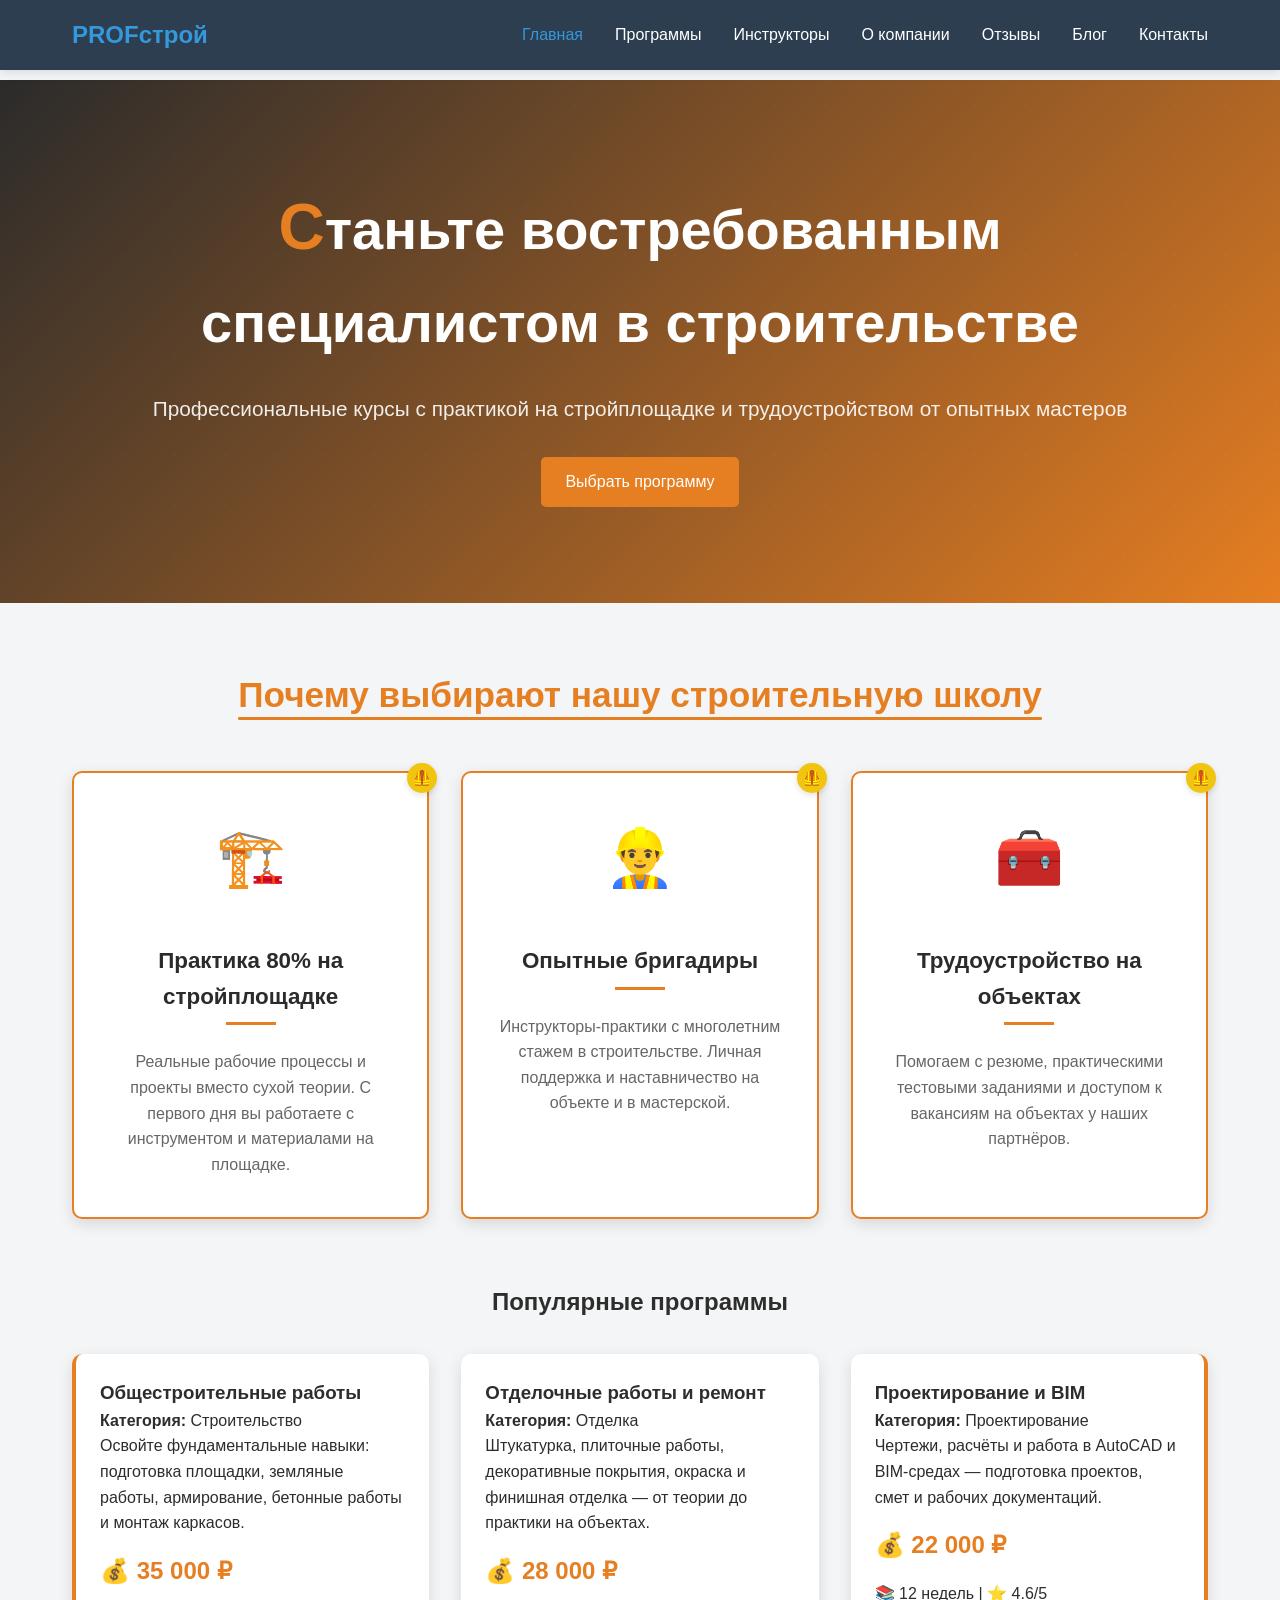
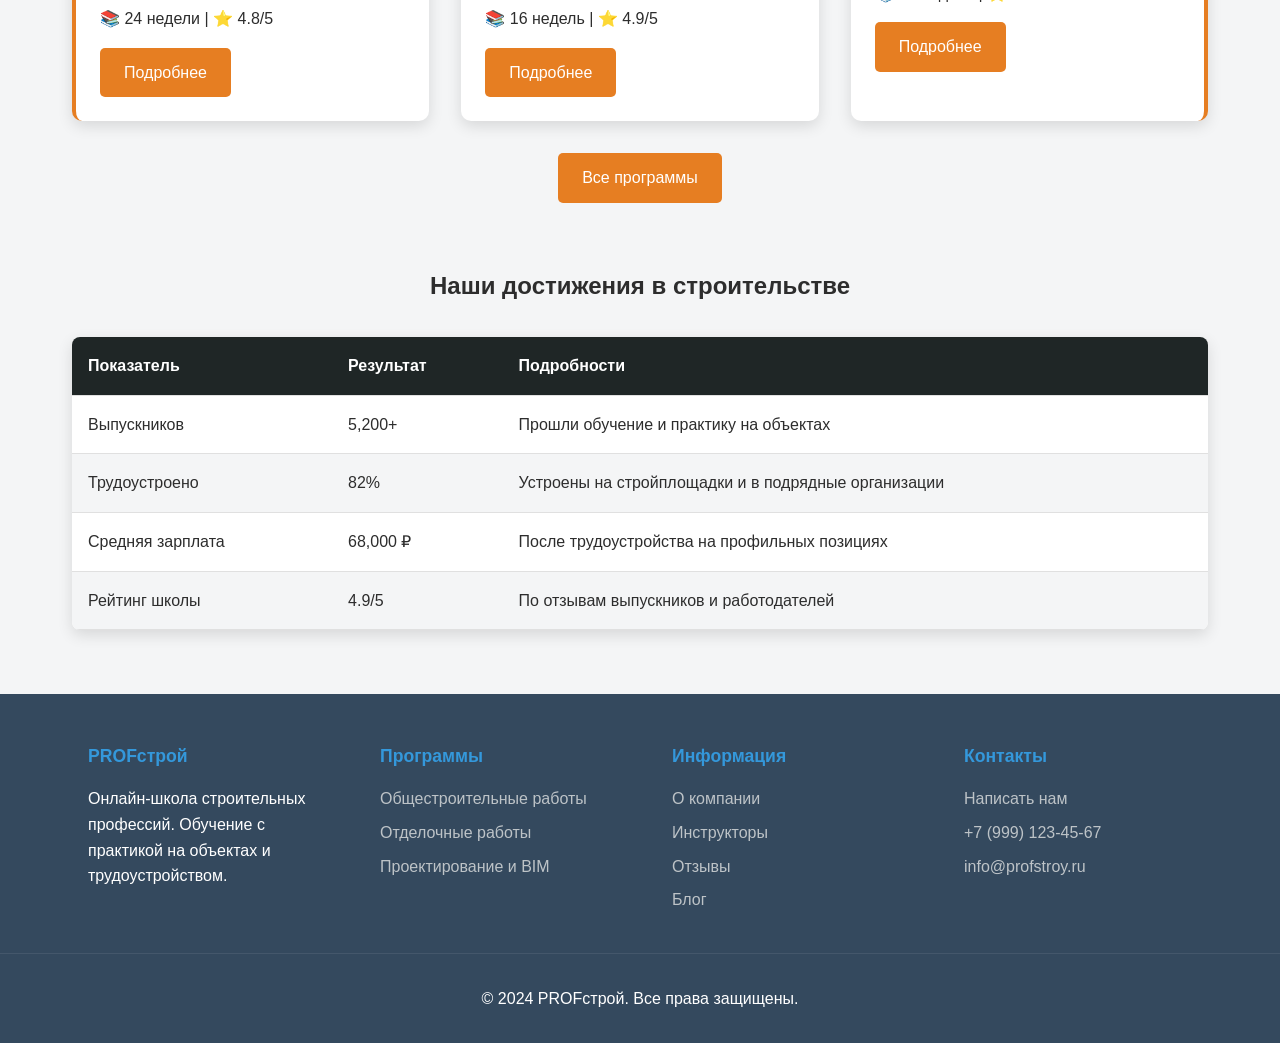
<file: index.html>
<!DOCTYPE html>
<html lang="ru">
<head>
    <meta charset="UTF-8">
    <meta name="viewport" content="width=device-width, initial-scale=1.0">
    <title>PROFстрой - Онлайн-школа строительных профессий</title>
    <link rel="stylesheet" href="css/style.css">
    <link rel="stylesheet" href="css/index.css">
</head>
<body>
    <header class="header">
    <div class="nav-container">
        <a class="logo" href="index.html" aria-label="PROFстрой — на главную">PROFстрой</a>
        <nav aria-label="Основная навигация">
            <ul class="nav-menu">
                    <li><a href="index.html" class="active" aria-current="page">Главная</a></li>
                    <li><a href="courses.html">Программы</a></li>
                    <li><a href="teachers.html">Инструкторы</a></li>
                    <li><a href="about.html">О компании</a></li>
                    <li><a href="reviews.html">Отзывы</a></li>
                    <li><a href="blog.html">Блог</a></li>
                    <li><a href="contacts.html">Контакты</a></li>
            </ul>
        </nav>
    </div>
</header>

    <main class="main-content">

    <section class="hero">
        <div class="container">
            <h1>Станьте востребованным специалистом в строительстве</h1>
            <p>Профессиональные курсы с практикой на стройплощадке и трудоустройством от опытных мастеров</p>
            <a href="courses.html" class="btn btn-primary">Выбрать программу</a>
        </div>
    </section>

        <div class="container">
            <!-- Блок преимуществ -->
            <section class="features-section">
                <h2>Почему выбирают нашу строительную школу</h2>

                <div class="features-grid">
                    <div class="feature-card">
                        <div class="feature-icon">🏗️</div>
                        <h3>Практика 80% на стройплощадке</h3>
                        <p>Реальные рабочие процессы и проекты вместо сухой теории. С первого дня вы работаете с инструментом и материалами на площадке.</p>
                    </div>

                    <div class="feature-card">
                        <div class="feature-icon">👷‍♂️</div>
                        <h3>Опытные бригадиры</h3>
                        <p>Инструкторы-практики с многолетним стажем в строительстве. Личная поддержка и наставничество на объекте и в мастерской.</p>
                    </div>

                    <div class="feature-card">
                        <div class="feature-icon">🧰</div>
                        <h3>Трудоустройство на объектах</h3>
                        <p>Помогаем с резюме, практическими тестовыми заданиями и доступом к вакансиям на объектах у наших партнёров.</p>
                    </div>
                </div>
            </section>

            <!-- Популярные курсы -->
            <section id="popular-courses">
                <h2 style="text-align: center; margin: 3rem 0 2rem 0;">Популярные программы</h2>
                <div class="courses-grid">
                    <div class="course-card">
                        <h3>Общестроительные работы</h3>
                        <p><strong>Категория:</strong> Строительство</p>
                        <p>Освойте фундаментальные навыки: подготовка площадки, земляные работы, армирование, бетонные работы и монтаж каркасов.</p>
                        <div class="course-price">35 000 ₽</div>
                        <div>📚 24 недели | ⭐ 4.8/5</div>
                        <a href="course-construction.html" class="btn" style="margin-top: 1rem;">Подробнее</a>
                    </div>

                    <div class="course-card">
                        <h3>Отделочные работы и ремонт</h3>
                        <p><strong>Категория:</strong> Отделка</p>
                        <p>Штукатурка, плиточные работы, декоративные покрытия, окраска и финишная отделка — от теории до практики на объектах.</p>
                        <div class="course-price">28 000 ₽</div>
                        <div>📚 16 недель | ⭐ 4.9/5</div>
                        <a href="course-finishing.html" class="btn" style="margin-top: 1rem;">Подробнее</a>
                    </div>

                    <div class="course-card">
                        <h3>Проектирование и BIM</h3>
                        <p><strong>Категория:</strong> Проектирование</p>
                        <p>Чертежи, расчёты и работа в AutoCAD и BIM-средах — подготовка проектов, смет и рабочих документаций.</p>
                        <div class="course-price">22 000 ₽</div>
                        <div>📚 12 недель | ⭐ 4.6/5</div>
                        <a href="course-bim.html" class="btn" style="margin-top: 1rem;">Подробнее</a>
                    </div>
                </div>
                <div style="text-align: center; margin: 2rem 0;">
                    <a href="courses.html" class="btn">Все программы</a>
                </div>
            </section>

            <!-- Статистика в таблице -->
            <section style="margin: 4rem 0;">
                <h2 style="text-align: center; margin-bottom: 2rem;">Наши достижения в строительстве</h2>
                <table class="table">
                    <thead>
                        <tr>
                            <th>Показатель</th>
                            <th>Результат</th>
                            <th>Подробности</th>
                        </tr>
                    </thead>
                    <tbody>
                        <tr>
                            <td>Выпускников</td>
                            <td>5,200+</td>
                            <td>Прошли обучение и практику на объектах</td>
                        </tr>
                        <tr>
                            <td>Трудоустроено</td>
                            <td>82%</td>
                            <td>Устроены на стройплощадки и в подрядные организации</td>
                        </tr>
                        <tr>
                            <td>Средняя зарплата</td>
                            <td>68,000 ₽</td>
                            <td>После трудоустройства на профильных позициях</td>
                        </tr>
                        <tr>
                            <td>Рейтинг школы</td>
                            <td>4.9/5</td>
                            <td>По отзывам выпускников и работодателей</td>
                        </tr>
                    </tbody>
                </table>
            </section>
        </div>
    </main>

    <footer class="footer">
    <div class="footer-content">
        <section class="footer-section" aria-labelledby="footer-brand-title">
            <h2 id="footer-brand-title">PROFстрой</h2>
            <p>Онлайн-школа строительных профессий. Обучение с практикой на объектах и трудоустройством.</p>
        </section>
        <section class="footer-section" aria-labelledby="footer-courses-title">
            <h2 id="footer-courses-title">Программы</h2>
            <a href="course-construction.html">Общестроительные работы</a>
            <a href="course-finishing.html">Отделочные работы</a>
            <a href="course-bim.html">Проектирование и BIM</a>
        </section>
        <section class="footer-section" aria-labelledby="footer-info-title">
            <h2 id="footer-info-title">Информация</h2>
            <a href="about.html">О компании</a>
            <a href="teachers.html">Инструкторы</a>
            <a href="reviews.html">Отзывы</a>
            <a href="blog.html">Блог</a>
        </section>
        <section class="footer-section" aria-labelledby="footer-contacts-title">
            <h2 id="footer-contacts-title">Контакты</h2>
            <address>
                <a href="contacts.html">Написать нам</a>
                <a href="tel:+79991234567">+7 (999) 123-45-67</a>
                <a href="mailto:info@profstroy.ru">info@profstroy.ru</a>
            </address>
        </section>
    </div>
    <div class="footer-bottom">
        <p>&copy; 2024 PROFстрой. Все права защищены.</p>
    </div>
</footer>

    <!-- Кнопка "Наверх" — фиксированная сбоку -->
    <button id="scrollTopBtn" class="scroll-top-btn" aria-label="Наверх" title="Наверх">
        ▲
    </button>

    <script>
        (function() {
            const btn = document.getElementById('scrollTopBtn');

            function toggleBtn() {
                if (window.scrollY > 200) {
                    btn.classList.add('visible');
                } else {
                    btn.classList.remove('visible');
                }
            }

            function scrollToTop() {
                window.scrollTo({ top: 0, behavior: 'smooth' });
            }

            window.addEventListener('scroll', toggleBtn, { passive: true });
            btn.addEventListener('click', scrollToTop);

            document.addEventListener('DOMContentLoaded', toggleBtn);
        })();
    </script>
</body>
</html>
</file>
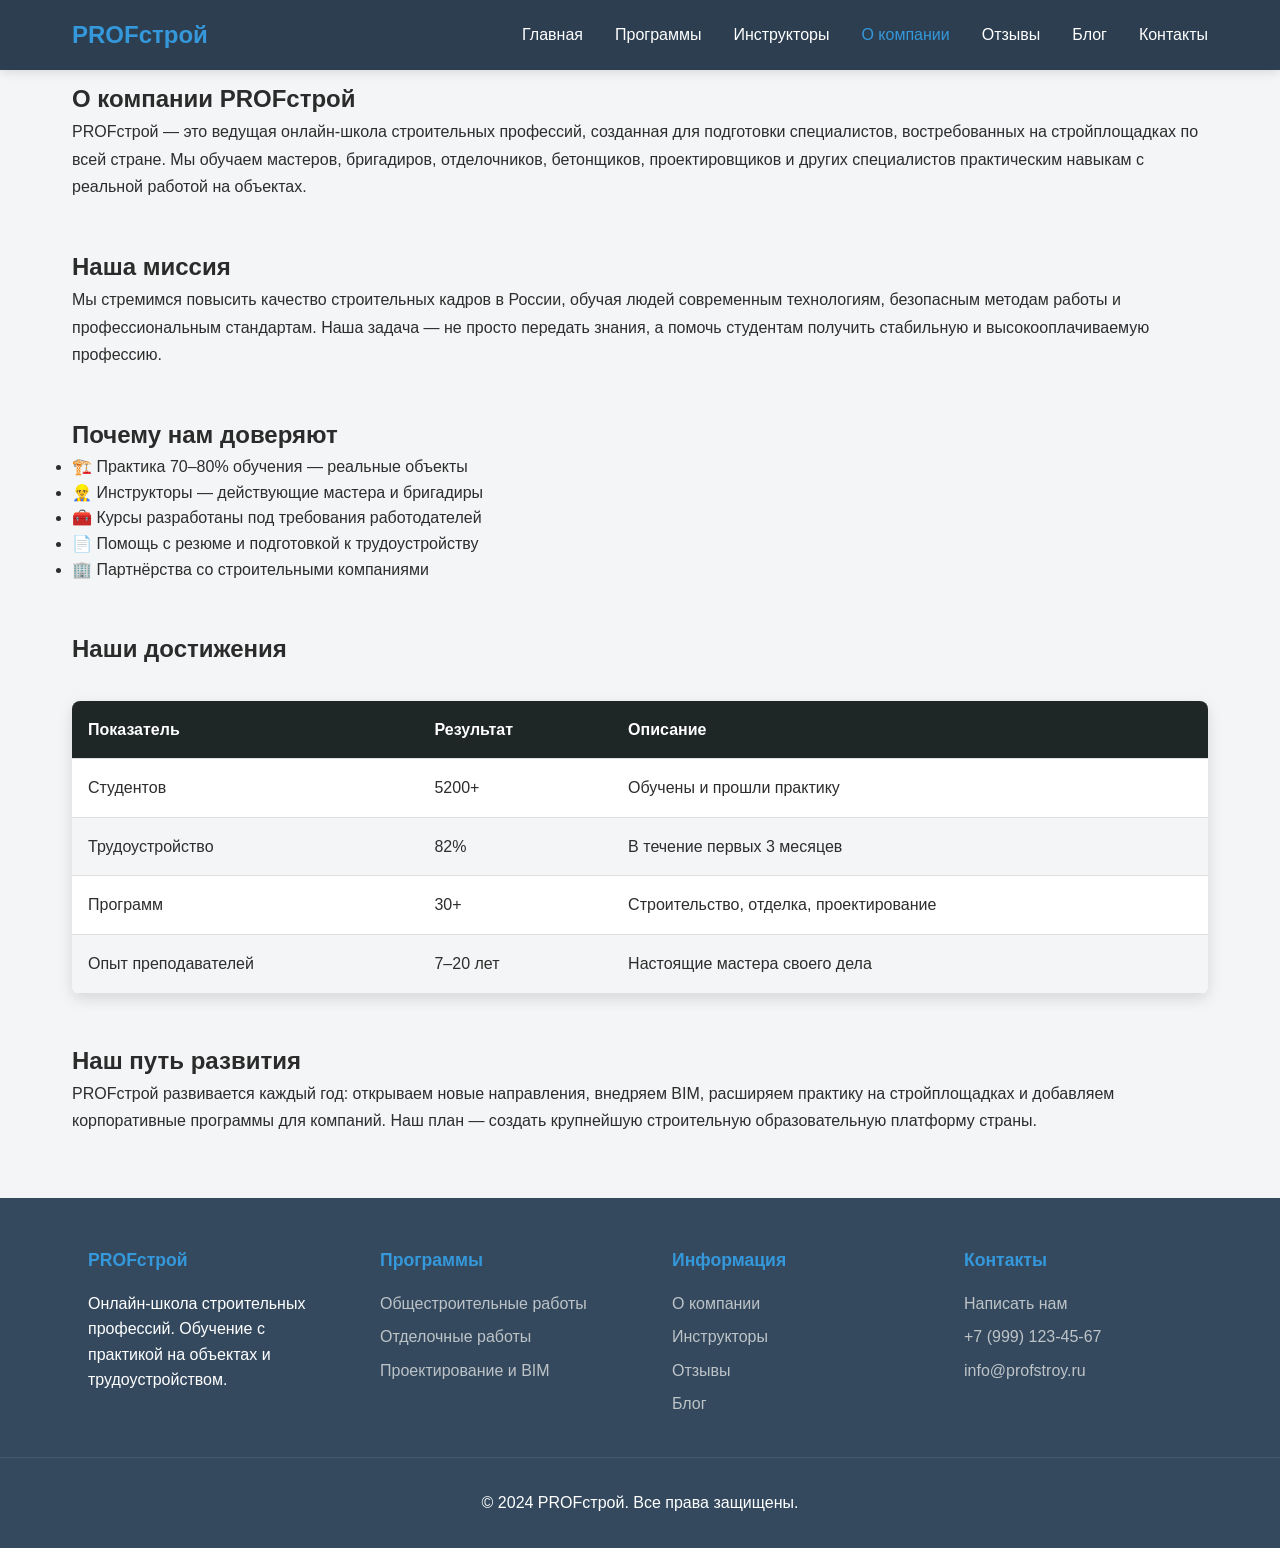
<file: about.html>
<!DOCTYPE html>
<html lang="ru">
<head>
    <meta charset="UTF-8">
    <meta name="viewport" content="width=device-width, initial-scale=1.0">
    <title>О компании - PROFстрой</title>
    <link rel="stylesheet" href="css/style.css">
    <link rel="stylesheet" href="css/about.css">
</head>
<body>

<header class="header">
    <div class="nav-container">
        <a class="logo" href="index.html" aria-label="PROFстрой — на главную">PROFстрой</a>
        <nav aria-label="Основная навигация">
            <ul class="nav-menu">
                    <li><a href="index.html">Главная</a></li>
                    <li><a href="courses.html">Программы</a></li>
                    <li><a href="teachers.html">Инструкторы</a></li>
                    <li><a href="about.html" class="active" aria-current="page">О компании</a></li>
                    <li><a href="reviews.html">Отзывы</a></li>
                    <li><a href="blog.html">Блог</a></li>
                    <li><a href="contacts.html">Контакты</a></li>
            </ul>
        </nav>
    </div>
</header>

<main class="main-content">
    <div class="container">

        <section class="about-section">
            <h1>О компании PROFстрой</h1>
            <p>
                PROFстрой — это ведущая онлайн-школа строительных профессий, созданная для подготовки
                специалистов, востребованных на стройплощадках по всей стране. Мы обучаем мастеров,
                бригадиров, отделочников, бетонщиков, проектировщиков и других специалистов практическим
                навыкам с реальной работой на объектах.
            </p>
        </section>

        <section class="about-section">
            <h2>Наша миссия</h2>
            <p>
                Мы стремимся повысить качество строительных кадров в России, обучая людей современным технологиям,
                безопасным методам работы и профессиональным стандартам. Наша задача — не просто передать знания,
                а помочь студентам получить стабильную и высокооплачиваемую профессию.
            </p>
        </section>

        <section class="about-section">
            <h2>Почему нам доверяют</h2>
            <ul>
                <li>🏗️ Практика 70–80% обучения — реальные объекты</li>
                <li>👷‍♂️ Инструкторы — действующие мастера и бригадиры</li>
                <li>🧰 Курсы разработаны под требования работодателей</li>
                <li>📄 Помощь с резюме и подготовкой к трудоустройству</li>
                <li>🏢 Партнёрства со строительными компаниями</li>
            </ul>
        </section>

        <section class="about-section">
            <h2>Наши достижения</h2>
            <table class="table">
                <thead>
                    <tr>
                        <th>Показатель</th>
                        <th>Результат</th>
                        <th>Описание</th>
                    </tr>
                </thead>
                <tbody>
                    <tr>
                        <td>Студентов</td>
                        <td>5200+</td>
                        <td>Обучены и прошли практику</td>
                    </tr>
                    <tr>
                        <td>Трудоустройство</td>
                        <td>82%</td>
                        <td>В течение первых 3 месяцев</td>
                    </tr>
                    <tr>
                        <td>Программ</td>
                        <td>30+</td>
                        <td>Строительство, отделка, проектирование</td>
                    </tr>
                    <tr>
                        <td>Опыт преподавателей</td>
                        <td>7–20 лет</td>
                        <td>Настоящие мастера своего дела</td>
                    </tr>
                </tbody>
            </table>
        </section>

        <section class="about-section">
            <h2>Наш путь развития</h2>
            <p>
                PROFстрой развивается каждый год: открываем новые направления, внедряем BIM,
                расширяем практику на стройплощадках и добавляем корпоративные программы для компаний.
                Наш план — создать крупнейшую строительную образовательную платформу страны.
            </p>
        </section>

    </div>
</main>

<footer class="footer">
    <div class="footer-content">
        <section class="footer-section" aria-labelledby="footer-brand-title">
            <h2 id="footer-brand-title">PROFстрой</h2>
            <p>Онлайн-школа строительных профессий. Обучение с практикой на объектах и трудоустройством.</p>
        </section>
        <section class="footer-section" aria-labelledby="footer-courses-title">
            <h2 id="footer-courses-title">Программы</h2>
            <a href="course-construction.html">Общестроительные работы</a>
            <a href="course-finishing.html">Отделочные работы</a>
            <a href="course-bim.html">Проектирование и BIM</a>
        </section>
        <section class="footer-section" aria-labelledby="footer-info-title">
            <h2 id="footer-info-title">Информация</h2>
            <a href="about.html">О компании</a>
            <a href="teachers.html">Инструкторы</a>
            <a href="reviews.html">Отзывы</a>
            <a href="blog.html">Блог</a>
        </section>
        <section class="footer-section" aria-labelledby="footer-contacts-title">
            <h2 id="footer-contacts-title">Контакты</h2>
            <address>
                <a href="contacts.html">Написать нам</a>
                <a href="tel:+79991234567">+7 (999) 123-45-67</a>
                <a href="mailto:info@profstroy.ru">info@profstroy.ru</a>
            </address>
        </section>
    </div>
    <div class="footer-bottom">
        <p>&copy; 2024 PROFстрой. Все права защищены.</p>
    </div>
</footer>

</body>
</html>
</file>
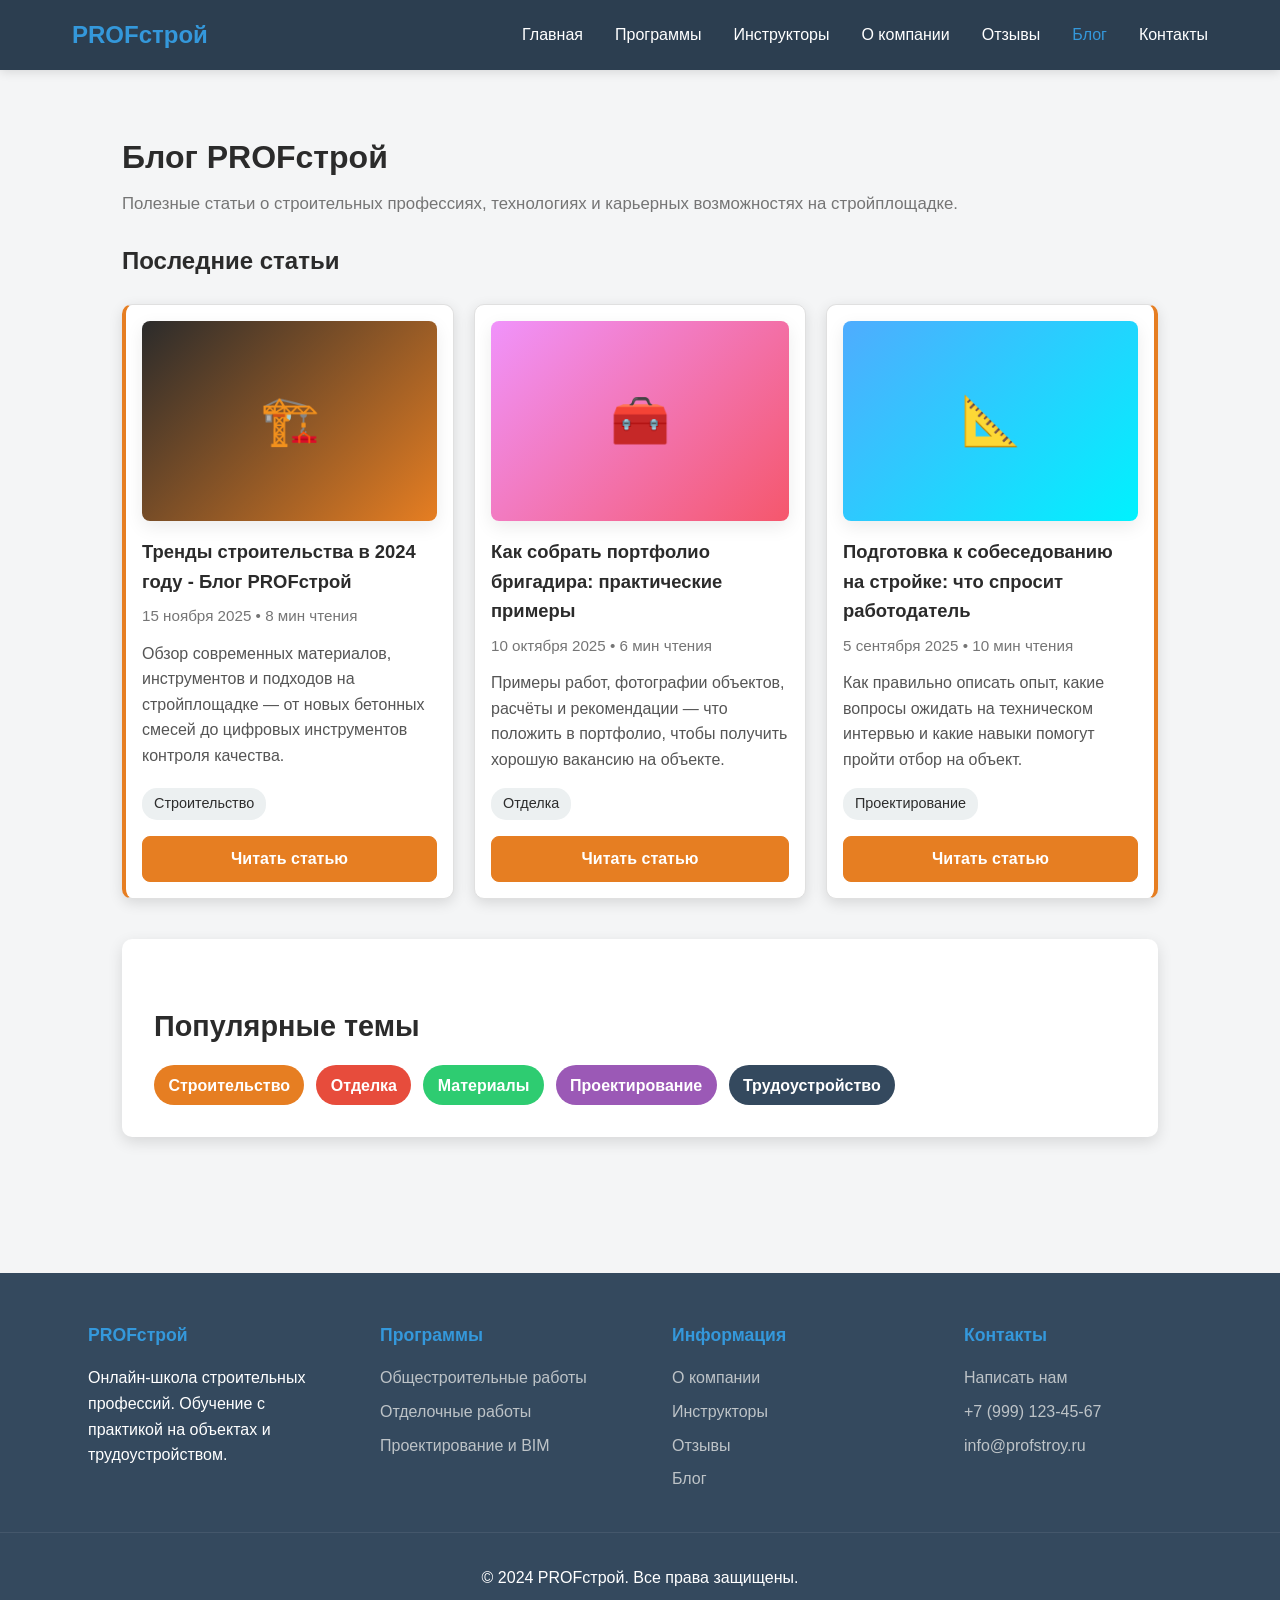
<file: blog.html>
<!DOCTYPE html>
<html lang="ru">
<head>
    <meta charset="UTF-8" />
    <meta name="viewport" content="width=device-width, initial-scale=1.0"/>
    <title>Блог - PROFстрой</title>
    <link rel="stylesheet" href="css/style.css">
    <link rel="stylesheet" href="css/blog.css">
</head>
<body>
    <!-- Хедер — точь-в-точь из оригинала (с выделением активного пункта "Блог") -->
    <header class="header">
    <div class="nav-container">
        <a class="logo" href="index.html" aria-label="PROFстрой — на главную">PROFстрой</a>
        <nav aria-label="Основная навигация">
            <ul class="nav-menu">
                    <li><a href="index.html">Главная</a></li>
                    <li><a href="courses.html">Программы</a></li>
                    <li><a href="teachers.html">Инструкторы</a></li>
                    <li><a href="about.html">О компании</a></li>
                    <li><a href="reviews.html">Отзывы</a></li>
                    <li><a href="blog.html" class="active" aria-current="page">Блог</a></li>
                    <li><a href="contacts.html">Контакты</a></li>
            </ul>
        </nav>
    </div>
</header>

    <main class="main-content">
        <div class="container">
            <h1>Блог PROFстрой</h1>
            <p class="intro">Полезные статьи о строительных профессиях, технологиях и карьерных возможностях на стройплощадке.</p>

            <h2 id="latest-posts" style="color: var(--secondary-color); margin: 1.5rem 0 0.75rem 0;">Последние статьи</h2>

            <div class="courses-grid">
                <!-- Статья 1 -->
                <article class="course-card" aria-labelledby="post1-title">
                    <div class="card-hero icon-1" role="img" aria-hidden="true">🏗️</div>
                    <h3 id="post1-title">Тренды строительства в 2024 году - Блог PROFстрой</h3>
                    <p class="meta">15 ноября 2025 • 8 мин чтения</p>
                    <p class="lead-text">Обзор современных материалов, инструментов и подходов на стройплощадке — от новых бетонных смесей до цифровых инструментов контроля качества.</p>
                    <div style="margin-top: 1rem;">
                        <span class="badge">Строительство</span>
                    </div>
                    <a href="post-1.html" class="btn" style="margin-top: 1rem; width: 100%;">Читать статью</a>
                </article>

                <!-- Статья 2 -->
                <article class="course-card" aria-labelledby="post2-title">
                    <div class="card-hero icon-2" role="img" aria-hidden="true">🧰</div>
                    <h3 id="post2-title">Как собрать портфолио бригадира: практические примеры</h3>
                    <p class="meta">10 октября 2025 • 6 мин чтения</p>
                    <p class="lead-text">Примеры работ, фотографии объектов, расчёты и рекомендации — что положить в портфолио, чтобы получить хорошую вакансию на объекте.</p>
                    <div style="margin-top: 1rem;">
                        <span class="badge">Отделка</span>
                    </div>
                    <a href="#" class="btn" style="margin-top: 1rem; width: 100%;">Читать статью</a>
                </article>

                <!-- Статья 3 -->
                <article class="course-card" aria-labelledby="post3-title">
                    <div class="card-hero icon-3" role="img" aria-hidden="true">📐</div>
                    <h3 id="post3-title">Подготовка к собеседованию на стройке: что спросит работодатель</h3>
                    <p class="meta">5 сентября 2025 • 10 мин чтения</p>
                    <p class="lead-text">Как правильно описать опыт, какие вопросы ожидать на техническом интервью и какие навыки помогут пройти отбор на объект.</p>
                    <div style="margin-top: 1rem;">
                        <span class="badge">Проектирование</span>
                    </div>
                    <a href="#" class="btn" style="margin-top: 1rem; width: 100%;">Читать статью</a>
                </article>
            </div>

            <!-- Популярные темы -->
            <section class="article" style="margin: 2.5rem 0;">
                <h2 style="color: var(--secondary-color);">Популярные темы</h2>
                <div class="topics" style="margin-top: 1rem;">
                    <a href="#" class="topic-pill pill-1">Строительство</a>
                    <a href="#" class="topic-pill pill-2">Отделка</a>
                    <a href="#" class="topic-pill pill-3">Материалы</a>
                    <a href="#" class="topic-pill pill-4">Проектирование</a>
                    <a href="#" class="topic-pill pill-5">Трудоустройство</a>
                </div>
            </section>
        </div>
    </main>

    <footer class="footer">
    <div class="footer-content">
        <section class="footer-section" aria-labelledby="footer-brand-title">
            <h2 id="footer-brand-title">PROFстрой</h2>
            <p>Онлайн-школа строительных профессий. Обучение с практикой на объектах и трудоустройством.</p>
        </section>
        <section class="footer-section" aria-labelledby="footer-courses-title">
            <h2 id="footer-courses-title">Программы</h2>
            <a href="course-construction.html">Общестроительные работы</a>
            <a href="course-finishing.html">Отделочные работы</a>
            <a href="course-bim.html">Проектирование и BIM</a>
        </section>
        <section class="footer-section" aria-labelledby="footer-info-title">
            <h2 id="footer-info-title">Информация</h2>
            <a href="about.html">О компании</a>
            <a href="teachers.html">Инструкторы</a>
            <a href="reviews.html">Отзывы</a>
            <a href="blog.html">Блог</a>
        </section>
        <section class="footer-section" aria-labelledby="footer-contacts-title">
            <h2 id="footer-contacts-title">Контакты</h2>
            <address>
                <a href="contacts.html">Написать нам</a>
                <a href="tel:+79991234567">+7 (999) 123-45-67</a>
                <a href="mailto:info@profstroy.ru">info@profstroy.ru</a>
            </address>
        </section>
    </div>
    <div class="footer-bottom">
        <p>&copy; 2024 PROFстрой. Все права защищены.</p>
    </div>
</footer>
</body>
</html>
</file>
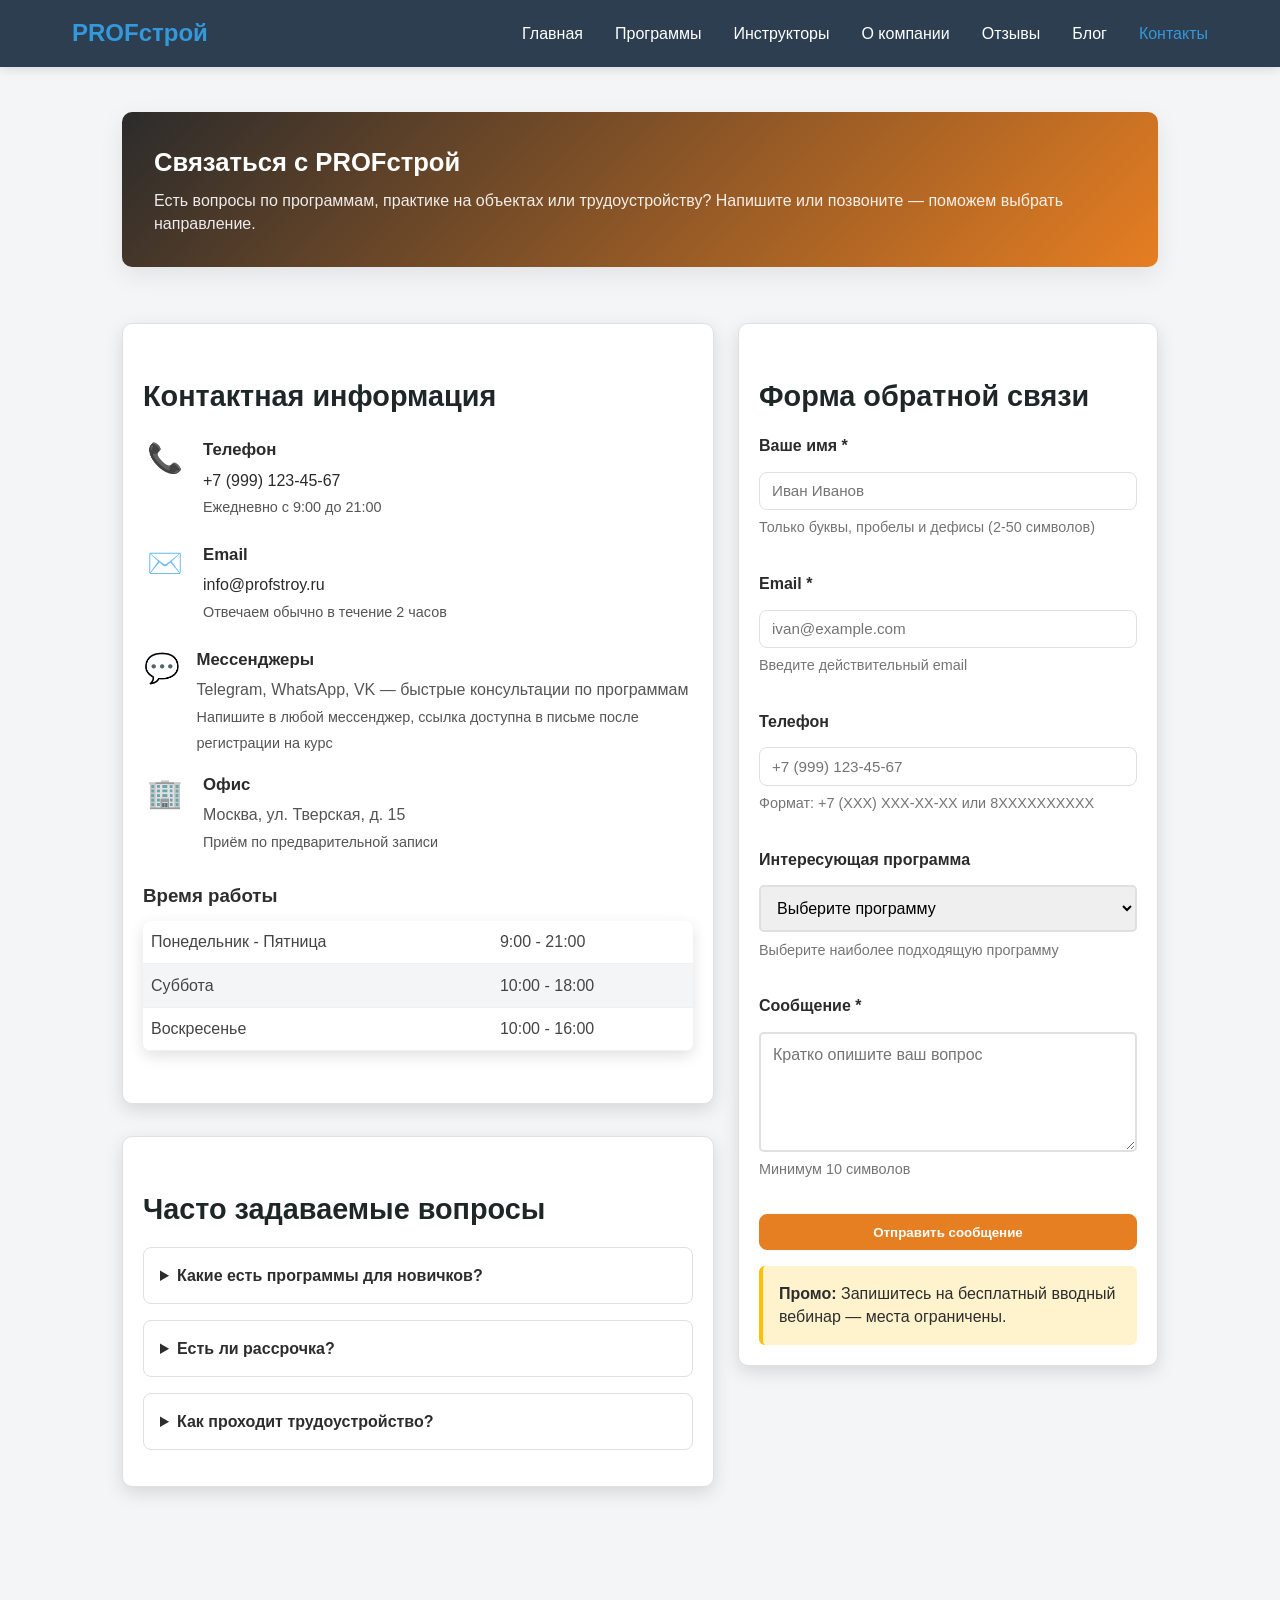
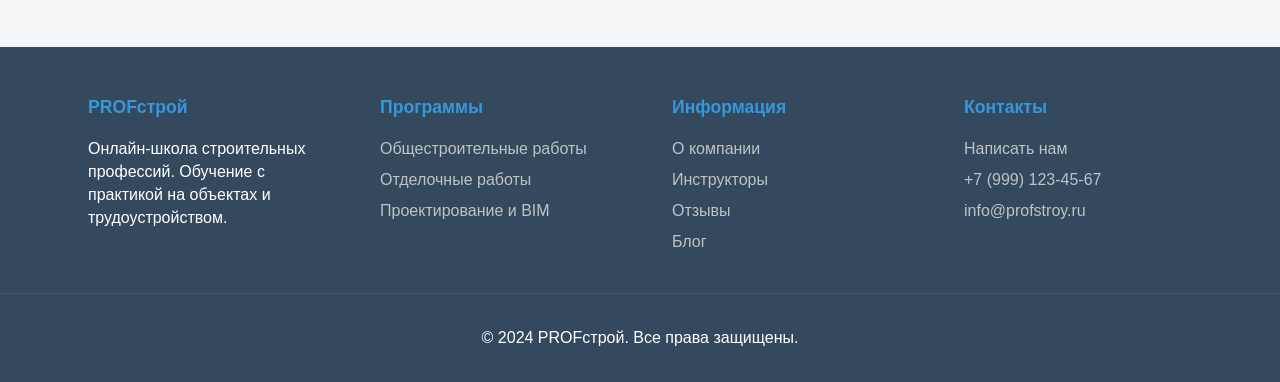
<file: contacts.html>
<!DOCTYPE html>
<html lang="ru">
<head>
    <meta charset="UTF-8" />
    <meta name="viewport" content="width=device-width, initial-scale=1.0"/>
    <title>PROFстрой — Контакты</title>
    <link rel="stylesheet" href="css/style.css">
    <link rel="stylesheet" href="css/contacts.css">
</head>
<body>
    <!-- Одинаковый хедер (как на сайте PROFстрой) -->
    <header class="header">
    <div class="nav-container">
        <a class="logo" href="index.html" aria-label="PROFстрой — на главную">PROFстрой</a>
        <nav aria-label="Основная навигация">
            <ul class="nav-menu">
                    <li><a href="index.html">Главная</a></li>
                    <li><a href="courses.html">Программы</a></li>
                    <li><a href="teachers.html">Инструкторы</a></li>
                    <li><a href="about.html">О компании</a></li>
                    <li><a href="reviews.html">Отзывы</a></li>
                    <li><a href="blog.html">Блог</a></li>
                    <li><a href="contacts.html" class="active" aria-current="page">Контакты</a></li>
            </ul>
        </nav>
    </div>
</header>

    <main class="main-content">
        <div class="container">
            <div class="page-header">
                <h1>Связаться с PROFстрой</h1>
                <p>Есть вопросы по программам, практике на объектах или трудоустройству? Напишите или позвоните — поможем выбрать направление.</p>
            </div>

            <div class="two-column-layout">
                <!-- Левая колонка — контактная информация и FAQ -->
                <div>
                    <div class="article" aria-labelledby="contact-info-title">
                        <h2 id="contact-info-title">Контактная информация</h2>

                        <div style="margin: 1.25rem 0;">
                            <div class="contact-row">
                                <div class="icon">📞</div>
                                <div>
                                    <h3>Телефон</h3>
                                    <p><a href="tel:+79991234567" style="color:var(--secondary-color); text-decoration:none;">+7 (999) 123-45-67</a></p>
                                    <p class="hint">Ежедневно с 9:00 до 21:00</p>
                                </div>
                            </div>

                            <div class="contact-row">
                                <div class="icon">✉️</div>
                                <div>
                                    <h3>Email</h3>
                                    <p><a href="mailto:info@profstroy.ru" style="color:var(--secondary-color); text-decoration:none;">info@profstroy.ru</a></p>
                                    <p class="hint">Отвечаем обычно в течение 2 часов</p>
                                </div>
                            </div>

                            <div class="contact-row">
                                <div class="icon">💬</div>
                                <div>
                                    <h3>Мессенджеры</h3>
                                    <p>Telegram, WhatsApp, VK — быстрые консультации по программам</p>
                                    <p class="hint">Напишите в любой мессенджер, ссылка доступна в письме после регистрации на курс</p>
                                </div>
                            </div>

                            <div class="contact-row">
                                <div class="icon">🏢</div>
                                <div>
                                    <h3>Офис</h3>
                                    <p>Москва, ул. Тверская, д. 15</p>
                                    <p class="hint">Приём по предварительной записи</p>
                                </div>
                            </div>
                        </div>

                        <h3>Время работы</h3>
                        <table class="table" aria-label="График работы">
                            <tbody>
                                <tr><td>Понедельник - Пятница</td><td>9:00 - 21:00</td></tr>
                                <tr><td>Суббота</td><td>10:00 - 18:00</td></tr>
                                <tr><td>Воскресенье</td><td>10:00 - 16:00</td></tr>
                            </tbody>
                        </table>
                    </div>

                    <!-- FAQ -->
                    <section class="article" style="margin-top:1.5rem;" aria-labelledby="faq-title">
                        <h2 id="faq-title">Часто задаваемые вопросы</h2>

                        <details style="margin-bottom: 1rem; padding: 1rem; border: 1px solid var(--border-color); border-radius: 8px;">
                            <summary style="font-weight:700; cursor:pointer;">Какие есть программы для новичков?</summary>
                            <div style="margin-top:0.75rem;">
                                <p>Рекомендуем "Общестроительные работы" и "Отделочные работы" — программы с акцентом на практику и трудоустройство.</p>
                            </div>
                        </details>

                        <details style="margin-bottom: 1rem; padding: 1rem; border: 1px solid var(--border-color); border-radius: 8px;">
                            <summary style="font-weight:700; cursor:pointer;">Есть ли рассрочка?</summary>
                            <div style="margin-top:0.75rem;">
                                <p>Да, доступна беспроцентная рассрочка на 6–12 месяцев. Условия обсуждаются индивидуально.</p>
                            </div>
                        </details>

                        <details style="margin-bottom: 1rem; padding: 1rem; border: 1px solid var(--border-color); border-radius: 8px;">
                            <summary style="font-weight:700; cursor:pointer;">Как проходит трудоустройство?</summary>
                            <div style="margin-top:0.75rem;">
                                <p>Мы помогаем с резюме и собеседованиями и даём доступ к базе вакансий партнёров — примерно 78% выпускников находят работу в первые 3 месяца.</p>
                            </div>
                        </details>
                    </section>
                </div>

                <!-- Правая колонка — форма обратной связи -->
                <aside>
                    <div class="article" aria-labelledby="form-title">
                        <h2 id="form-title">Форма обратной связи</h2>
                        <form id="feedbackForm" style="margin-top: 1rem;" novalidate>
                            <div class="form-group">
                                <label for="name">Ваше имя *</label>
                                <input type="text" id="name" name="name" required pattern="^[A-Za-zА-Яа-яЁё\s\-]{2,50}$" placeholder="Иван Иванов">
                                <div class="hint">Только буквы, пробелы и дефисы (2-50 символов)</div>
                                <div class="error-message" id="nameError"></div>
                            </div>

                            <div class="form-group">
                                <label for="email">Email *</label>
                                <input type="email" id="email" name="email" required placeholder="ivan@example.com">
                                <div class="hint">Введите действительный email</div>
                                <div class="error-message" id="emailError"></div>
                            </div>

                            <div class="form-group">
                                <label for="phone">Телефон</label>
                                <input type="tel" id="phone" name="phone" placeholder="+7 (999) 123-45-67">
                                <div class="hint">Формат: +7 (XXX) XXX-XX-XX или 8XXXXXXXXXX</div>
                                <div class="error-message" id="phoneError"></div>
                            </div>

                            <div class="form-group">
                                <label for="course">Интересующая программа</label>
                                <select id="course" name="course">
                                    <option value="">Выберите программу</option>
                                    <option value="construction">Общестроительные работы</option>
                                    <option value="finishing">Отделочные работы</option>
                                    <option value="bim">Проектирование и BIM</option>
                                    <option value="electro">Электромонтаж</option>
                                    <option value="other">Другое</option>
                                </select>
                                <div class="hint">Выберите наиболее подходящую программу</div>
                                <div class="error-message" id="courseError"></div>
                            </div>

                            <div class="form-group">
                                <label for="message">Сообщение *</label>
                                <textarea id="message" name="message" rows="5" required placeholder="Кратко опишите ваш вопрос"></textarea>
                                <div class="hint">Минимум 10 символов</div>
                                <div class="error-message" id="messageError"></div>
                            </div>

                            <button type="submit" class="btn btn-primary" style="width:100%;">Отправить сообщение</button>
                        </form>

                        <div style="margin-top:1rem;" class="limited-offer">
                            <strong>Промо:</strong> Запишитесь на бесплатный вводный вебинар — места ограничены.
                        </div>
                    </div>
                </aside>
            </div>
        </div>
    </main>

    <footer class="footer">
    <div class="footer-content">
        <section class="footer-section" aria-labelledby="footer-brand-title">
            <h2 id="footer-brand-title">PROFстрой</h2>
            <p>Онлайн-школа строительных профессий. Обучение с практикой на объектах и трудоустройством.</p>
        </section>
        <section class="footer-section" aria-labelledby="footer-courses-title">
            <h2 id="footer-courses-title">Программы</h2>
            <a href="course-construction.html">Общестроительные работы</a>
            <a href="course-finishing.html">Отделочные работы</a>
            <a href="course-bim.html">Проектирование и BIM</a>
        </section>
        <section class="footer-section" aria-labelledby="footer-info-title">
            <h2 id="footer-info-title">Информация</h2>
            <a href="about.html">О компании</a>
            <a href="teachers.html">Инструкторы</a>
            <a href="reviews.html">Отзывы</a>
            <a href="blog.html">Блог</a>
        </section>
        <section class="footer-section" aria-labelledby="footer-contacts-title">
            <h2 id="footer-contacts-title">Контакты</h2>
            <address>
                <a href="contacts.html">Написать нам</a>
                <a href="tel:+79991234567">+7 (999) 123-45-67</a>
                <a href="mailto:info@profstroy.ru">info@profstroy.ru</a>
            </address>
        </section>
    </div>
    <div class="footer-bottom">
        <p>&copy; 2024 PROFстрой. Все права защищены.</p>
    </div>
</footer>

    <!-- ========= МАРКАП И СКРИПТ КАСТОМНОГО МОДАЛА (заменяет alert) ========= -->
    <div id="csOverlay" class="cs-overlay" role="dialog" aria-modal="true" aria-hidden="true">
      <div class="cs-modal" role="document" aria-labelledby="csTitle" aria-describedby="csText" tabindex="-1">
        <div id="csTitle" class="cs-title">Заголовок</div>
        <div id="csText" class="cs-text">Текст сообщения</div>
        <div class="cs-actions">
          <button id="csOk" class="cs-btn primary">OK</button>
        </div>
      </div>
    </div>

    <script>
      (function(){
        const overlay = document.getElementById('csOverlay');
        const titleEl = document.getElementById('csTitle');
        const textEl = document.getElementById('csText');
        const okBtn = document.getElementById('csOk');
        let lastActive = null;
        let onCloseCallback = null;

        function openModal(title, text, onClose) {
          lastActive = document.activeElement;
          titleEl.textContent = title || '';
          textEl.textContent = text || '';
          overlay.style.display = 'flex';
          overlay.setAttribute('aria-hidden','false');
          onCloseCallback = typeof onClose === 'function' ? onClose : null;
          okBtn.focus();
          document.addEventListener('keydown', escHandler);
        }
        function closeModal(){
          overlay.style.display = 'none';
          overlay.setAttribute('aria-hidden','true');
          document.removeEventListener('keydown', escHandler);
          if (onCloseCallback) {
            try { onCloseCallback(); } catch(e){ console.error(e); }
            onCloseCallback = null;
          }
          if(lastActive && typeof lastActive.focus === 'function') lastActive.focus();
        }
        function escHandler(e){
          if(e.key === 'Escape') closeModal();
        }

        okBtn.addEventListener('click', closeModal);
        overlay.addEventListener('click', function(e){
          if(e.target === overlay) closeModal();
        });

        // экспортируем глобальную функцию
        window.showCustomAlert = openModal;
      })();
    </script>

    <!-- Скрипт валидации и AJAX-отправки формы -->
    <script>
        (function(){
            // Сохраняем ссылку на элементы
            const form = document.getElementById('feedbackForm');
            const name = document.getElementById('name');
            const email = document.getElementById('email');
            const phone = document.getElementById('phone');
            const message = document.getElementById('message');
            const course = document.getElementById('course'); // добавляем поле курс

            // Сохраняем исходные подсказки в data-атрибуты
            document.querySelectorAll('.hint').forEach(h => {
                h.dataset.default = h.textContent.trim();
            });

            function setHintError(inputEl, text){
                const hint = inputEl.closest('.form-group').querySelector('.hint');
                if(hint){
                    hint.textContent = text;
                    hint.classList.add('error');
                }
            }
            function clearHint(inputEl){
                const hint = inputEl.closest('.form-group').querySelector('.hint');
                if(hint){
                    hint.textContent = hint.dataset.default || '';
                    hint.classList.remove('error');
                }
            }

            // Функция для очистки всех подсказок (после успешной отправки)
            function restoreAllHints(){
                document.querySelectorAll('.hint').forEach(h => {
                    h.textContent = h.dataset.default || '';
                    h.classList.remove('error');
                });
            }

            form.addEventListener('submit', function(e){
                e.preventDefault();
                let ok = true;

                // Имя
                if(!name.value || !/^[A-Za-zА-Яа-яЁё\s\-]{2,50}$/.test(name.value.trim())){
                    setHintError(name,'Введите корректное имя (2-50 символов).'); ok=false;
                } else clearHint(name);

                // Email
                if(!email.value || !/^[^\s@]+@[^\s@]+\.[^\s@]+$/.test(email.value.trim())){
                    setHintError(email,'Введите корректный email.'); ok=false;
                } else clearHint(email);

                // Сообщение
                if(!message.value || message.value.trim().length < 10){
                    setHintError(message,'Сообщение слишком короткое (минимум 10 символов).'); ok=false;
                } else clearHint(message);

                // Телефон: опционален, но если введён — проверяем
                const phoneDigits = phone.value.replace(/[^\d\+]/g,'');
                if(phone.value && !(/^(\+7\d{10}|8\d{10})$/.test(phoneDigits))){
                    setHintError(phone,'Введите корректный телефон в формате +7 (XXX) XXX-XX-XX или 8XXXXXXXXXX.'); ok=false;
                } else clearHint(phone);

                if(ok){
                    // Собираем данные для отправки
                    const formData = {
                        name: name.value.trim(),
                        email: email.value.trim(),
                        phone: phone.value.trim(),
                        course: course.value,          // добавляем выбранный курс
                        message: message.value.trim()
                    };

                    // Отправляем POST-запрос с JSON
                    // ⚠️ ЗАМЕНИТЕ URL НА АКТУАЛЬНЫЙ ЭНДПОИНТ ВАШЕГО C#-ПРИЛОЖЕНИЯ
                    fetch('/api/feedback', {
                        method: 'POST',
                        headers: {
                            'Content-Type': 'application/json'
                        },
                        body: JSON.stringify(formData)
                    })
                    .then(response => {
                        if (!response.ok) {
                            // Пытаемся извлечь текст ошибки из ответа
                            return response.text().then(text => {
                                throw new Error(text || 'Ошибка сервера');
                            });
                        }
                        return response.json(); // или response.text(), если сервер не возвращает JSON
                    })
                    .then(data => {
                        // Успешная отправка
                        showCustomAlert('Спасибо!', 'Ваше сообщение отправлено. Мы свяжемся с вами в ближайшее время.', function(){
                            form.reset();
                            restoreAllHints();
                        });
                    })
                    .catch(error => {
                        // Ошибка отправки
                        showCustomAlert('Ошибка', 'Не удалось отправить сообщение: ' + error.message, null);
                    });
                }
            });

            // Убираем ошибку при вводе — подсказка возвращается на место
            [name, email, phone, message].forEach(input => {
                input.addEventListener('input', function(){ clearHint(input); });
            });
        })();
    </script>
</body>
</html>
</file>
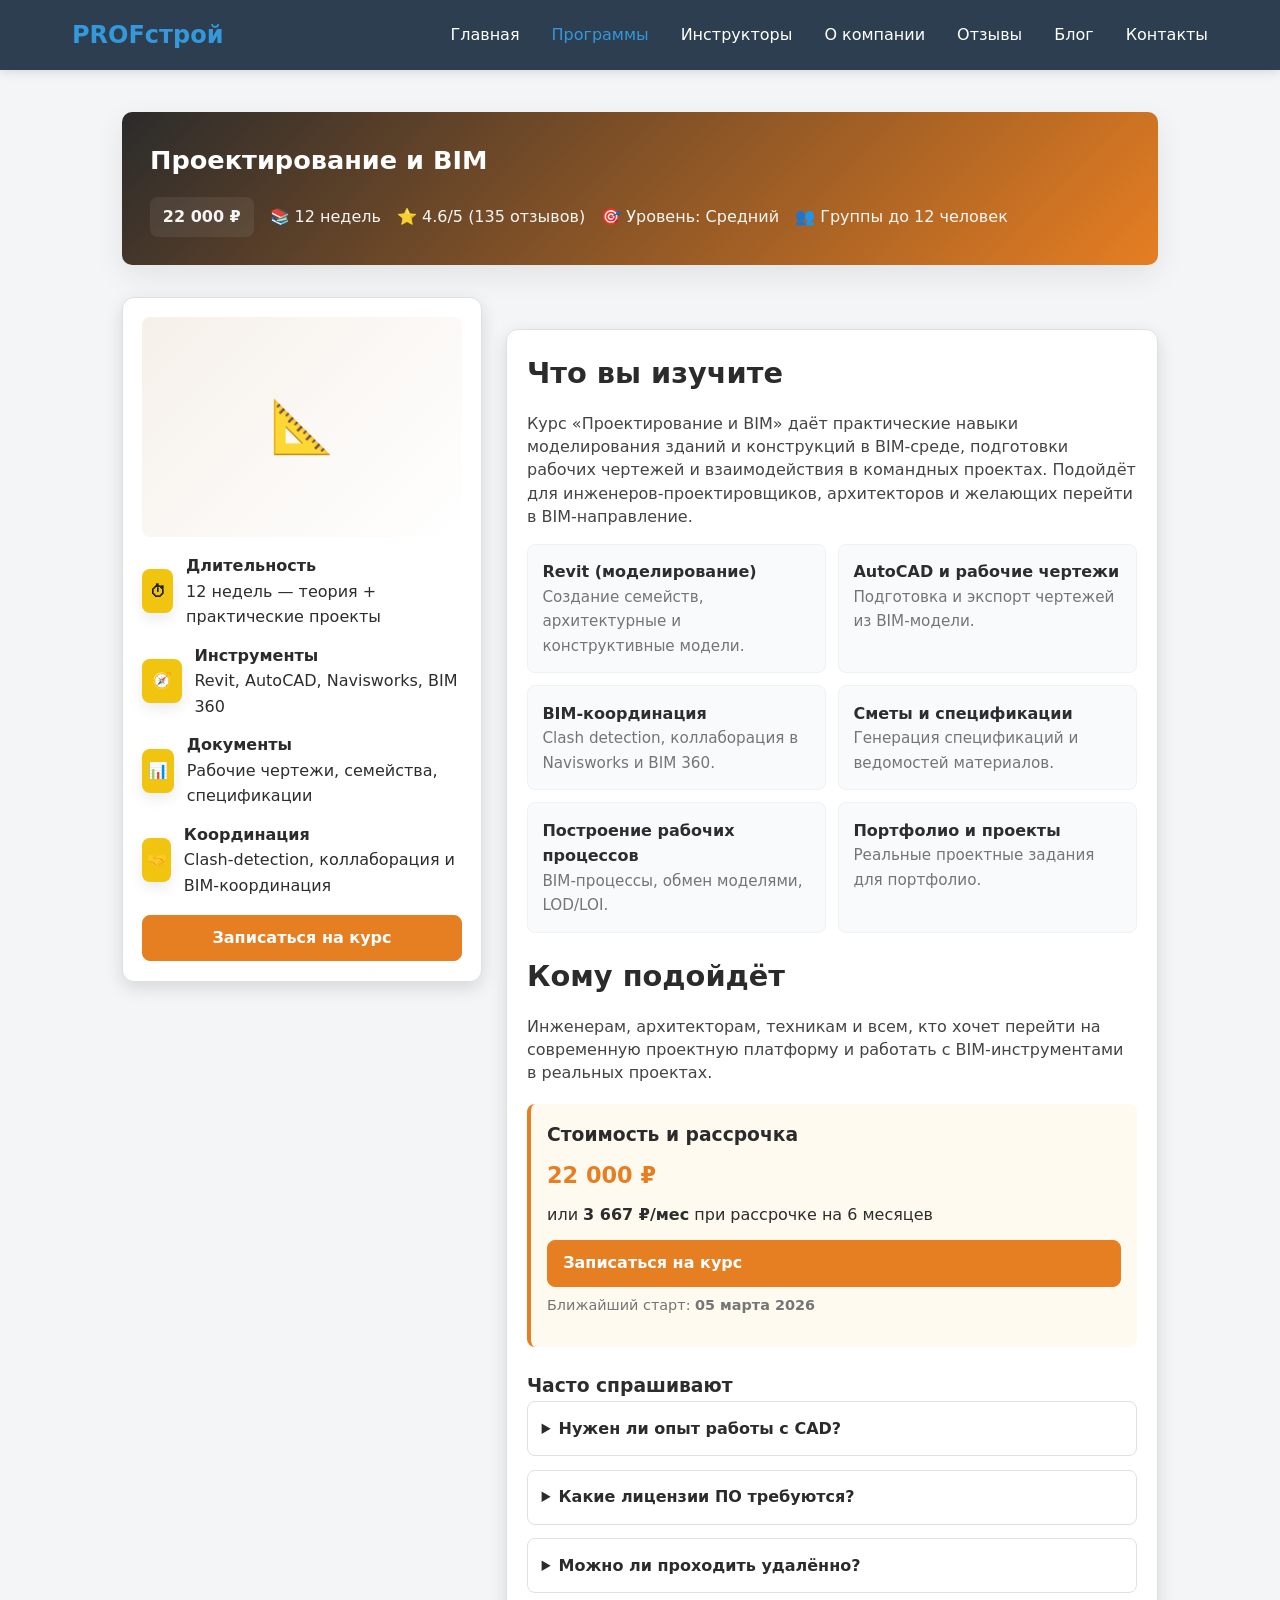
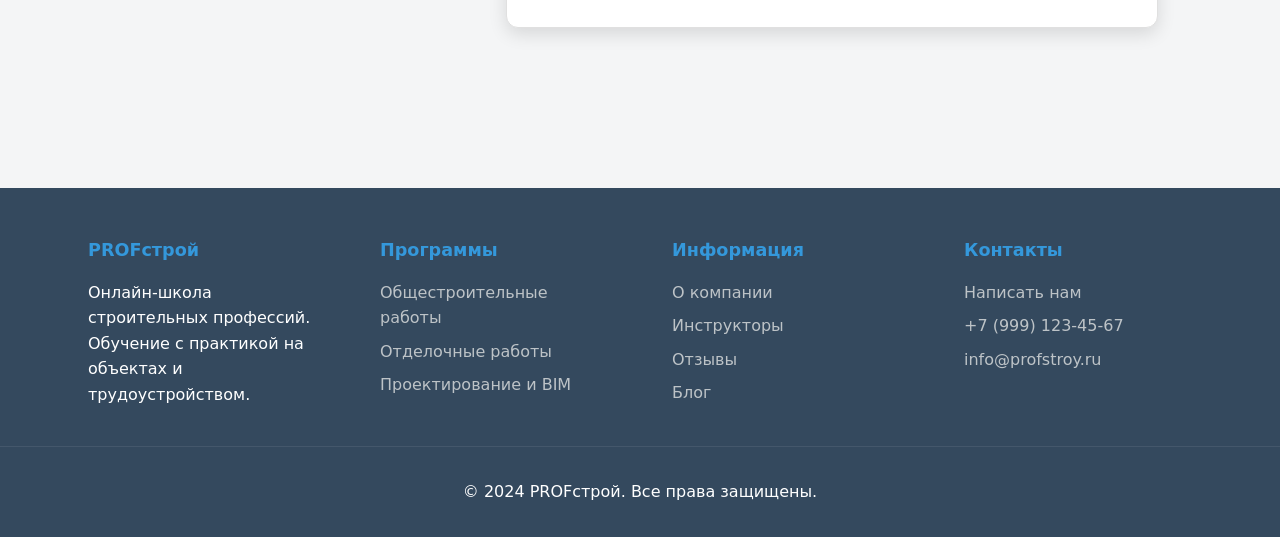
<file: course-bim.html>
<!DOCTYPE html>
<html lang="ru">
<head>
    <meta charset="UTF-8" />
    <meta name="viewport" content="width=device-width, initial-scale=1.0"/>
    <title>Проектирование и BIM - PROFстрой</title>
    <link rel="stylesheet" href="css/style.css">
    <link rel="stylesheet" href="css/course-bim.css">
</head>
<body>
    <!-- Хедер PROFстрой -->
    <header class="header">
    <div class="nav-container">
        <a class="logo" href="index.html" aria-label="PROFстрой — на главную">PROFстрой</a>
        <nav aria-label="Основная навигация">
            <ul class="nav-menu">
                    <li><a href="index.html">Главная</a></li>
                    <li><a href="courses.html" class="active" aria-current="page">Программы</a></li>
                    <li><a href="teachers.html">Инструкторы</a></li>
                    <li><a href="about.html">О компании</a></li>
                    <li><a href="reviews.html">Отзывы</a></li>
                    <li><a href="blog.html">Блог</a></li>
                    <li><a href="contacts.html">Контакты</a></li>
            </ul>
        </nav>
    </div>
</header>

    <main class="main-content">
        <div class="container">
            <!-- Заголовок курса -->
            <section class="course-header" aria-labelledby="courseTitle">
                <h1 id="courseTitle">Проектирование и BIM</h1>
                <div class="course-meta" role="list">
                    <div class="course-price-badge" role="listitem">22 000 ₽</div>
                    <div role="listitem">📚 12 недель</div>
                    <div role="listitem">⭐ 4.6/5 (135 отзывов)</div>
                    <div role="listitem">🎯 Уровень: Средний</div>
                    <div role="listitem">👥 Группы до 12 человек</div>
                </div>
            </section>

            <div class="two-column-layout">
                <!-- Левая колонка: галерея и факты -->
                <aside class="course-aside" aria-labelledby="asideTitle">
                    <div class="gallery" aria-hidden="true">📐</div>

                    <div class="aside-list">
                        <div class="aside-item">
                            <div class="ico">⏱</div>
                            <div>
                                <div style="font-weight:700; color:var(--secondary-color)">Длительность</div>
                                <div class="muted">12 недель — теория + практические проекты</div>
                            </div>
                        </div>

                        <div class="aside-item">
                            <div class="ico">🧭</div>
                            <div>
                                <div style="font-weight:700; color:var(--secondary-color)">Инструменты</div>
                                <div class="muted">Revit, AutoCAD, Navisworks, BIM 360</div>
                            </div>
                        </div>

                        <div class="aside-item">
                            <div class="ico">📊</div>
                            <div>
                                <div style="font-weight:700; color:var(--secondary-color)">Документы</div>
                                <div class="muted">Рабочие чертежи, семейства, спецификации</div>
                            </div>
                        </div>

                        <div class="aside-item">
                            <div class="ico">🤝</div>
                            <div>
                                <div style="font-weight:700; color:var(--secondary-color)">Координация</div>
                                <div class="muted">Clash-detection, коллаборация и BIM-координация</div>
                            </div>
                        </div>
                    </div>

                    <div style="margin-top:1rem;">
                        <a href="#enroll" class="btn" style="width:100%; display:block; text-align:center;">Записаться на курс</a>
                    </div>
                </aside>

                <!-- Правая колонка: содержание курса -->
                <!-- Обратите внимание: в статье теперь 2 тега h2 (aboutCourse и targetAudience) -->
                <section class="article" aria-labelledby="aboutCourse targetAudience">
                    <h2 id="aboutCourse">Что вы изучите</h2>
                    <p>Курс «Проектирование и BIM» даёт практические навыки моделирования зданий и конструкций в BIM-среде, подготовки рабочих чертежей и взаимодействия в командных проектах. Подойдёт для инженеров-проектировщиков, архитекторов и желающих перейти в BIM-направление.</p>

                    <div class="outcomes" aria-label="Результаты обучения">
                        <div class="outcome">
                            <strong>Revit (моделирование)</strong>
                            <div style="font-size:0.95rem; color:var(--muted-color)">Создание семейств, архитектурные и конструктивные модели.</div>
                        </div>
                        <div class="outcome">
                            <strong>AutoCAD и рабочие чертежи</strong>
                            <div style="font-size:0.95rem; color:var(--muted-color)">Подготовка и экспорт чертежей из BIM-модели.</div>
                        </div>
                        <div class="outcome">
                            <strong>BIM-координация</strong>
                            <div style="font-size:0.95rem; color:var(--muted-color)">Clash detection, коллаборация в Navisworks и BIM 360.</div>
                        </div>
                        <div class="outcome">
                            <strong>Сметы и спецификации</strong>
                            <div style="font-size:0.95rem; color:var(--muted-color)">Генерация спецификаций и ведомостей материалов.</div>
                        </div>
                        <div class="outcome">
                            <strong>Построение рабочих процессов</strong>
                            <div style="font-size:0.95rem; color:var(--muted-color)">BIM-процессы, обмен моделями, LOD/LOI.</div>
                        </div>
                        <div class="outcome">
                            <strong>Портфолио и проекты</strong>
                            <div style="font-size:0.95rem; color:var(--muted-color)">Реальные проектные задания для портфолио.</div>
                        </div>
                    </div>

                    <h2 id="targetAudience" style="margin-top:1.25rem;">Кому подойдёт</h2>
                    <p>Инженерам, архитекторам, техникам и всем, кто хочет перейти на современную проектную платформу и работать с BIM-инструментами в реальных проектах.</p>

                    <div class="price-box" aria-live="polite">
                        <h3>Стоимость и рассрочка</h3>
                        <div class="price-big">22 000 ₽</div>
                        <div>или <strong>3 667 ₽/мес</strong> при рассрочке на 6 месяцев</div>
                        <div style="margin-top:0.75rem;">
                            <a id="enroll" href="#" class="btn btn-primary" style="width:100%;">Записаться на курс</a>
                        </div>
                        <p style="font-size:0.9rem; color:var(--muted-color); margin-top:0.5rem;">Ближайший старт: <strong>05 марта 2026</strong></p>
                    </div>

                    <div class="faq">
                        <h3>Часто спрашивают</h3>

                        <details>
                            <summary>Нужен ли опыт работы с CAD?</summary>
                            <div style="margin-top:0.75rem;">Базовое знакомство с черчением полезно, но курс включает базовый ввод по AutoCAD и Revit.</div>
                        </details>

                        <details>
                            <summary>Какие лицензии ПО требуются?</summary>
                            <div style="margin-top:0.75rem;">Для занятий можно воспользоваться учебными лицензиями; мы предоставляем инструкции по установке.</div>
                        </details>

                        <details>
                            <summary>Можно ли проходить удалённо?</summary>
                            <div style="margin-top:0.75rem;">Да — доступны очно и онлайн форматы с одинаковой программой и практическими заданиями.</div>
                        </details>
                    </div>
                </section>
            </div>
        </div>
    </main>

    <footer class="footer">
    <div class="footer-content">
        <section class="footer-section" aria-labelledby="footer-brand-title">
            <h2 id="footer-brand-title">PROFстрой</h2>
            <p>Онлайн-школа строительных профессий. Обучение с практикой на объектах и трудоустройством.</p>
        </section>
        <section class="footer-section" aria-labelledby="footer-courses-title">
            <h2 id="footer-courses-title">Программы</h2>
            <a href="course-construction.html">Общестроительные работы</a>
            <a href="course-finishing.html">Отделочные работы</a>
            <a href="course-bim.html">Проектирование и BIM</a>
        </section>
        <section class="footer-section" aria-labelledby="footer-info-title">
            <h2 id="footer-info-title">Информация</h2>
            <a href="about.html">О компании</a>
            <a href="teachers.html">Инструкторы</a>
            <a href="reviews.html">Отзывы</a>
            <a href="blog.html">Блог</a>
        </section>
        <section class="footer-section" aria-labelledby="footer-contacts-title">
            <h2 id="footer-contacts-title">Контакты</h2>
            <address>
                <a href="contacts.html">Написать нам</a>
                <a href="tel:+79991234567">+7 (999) 123-45-67</a>
                <a href="mailto:info@profstroy.ru">info@profstroy.ru</a>
            </address>
        </section>
    </div>
    <div class="footer-bottom">
        <p>&copy; 2024 PROFстрой. Все права защищены.</p>
    </div>
</footer>
</body>
</html>
</file>
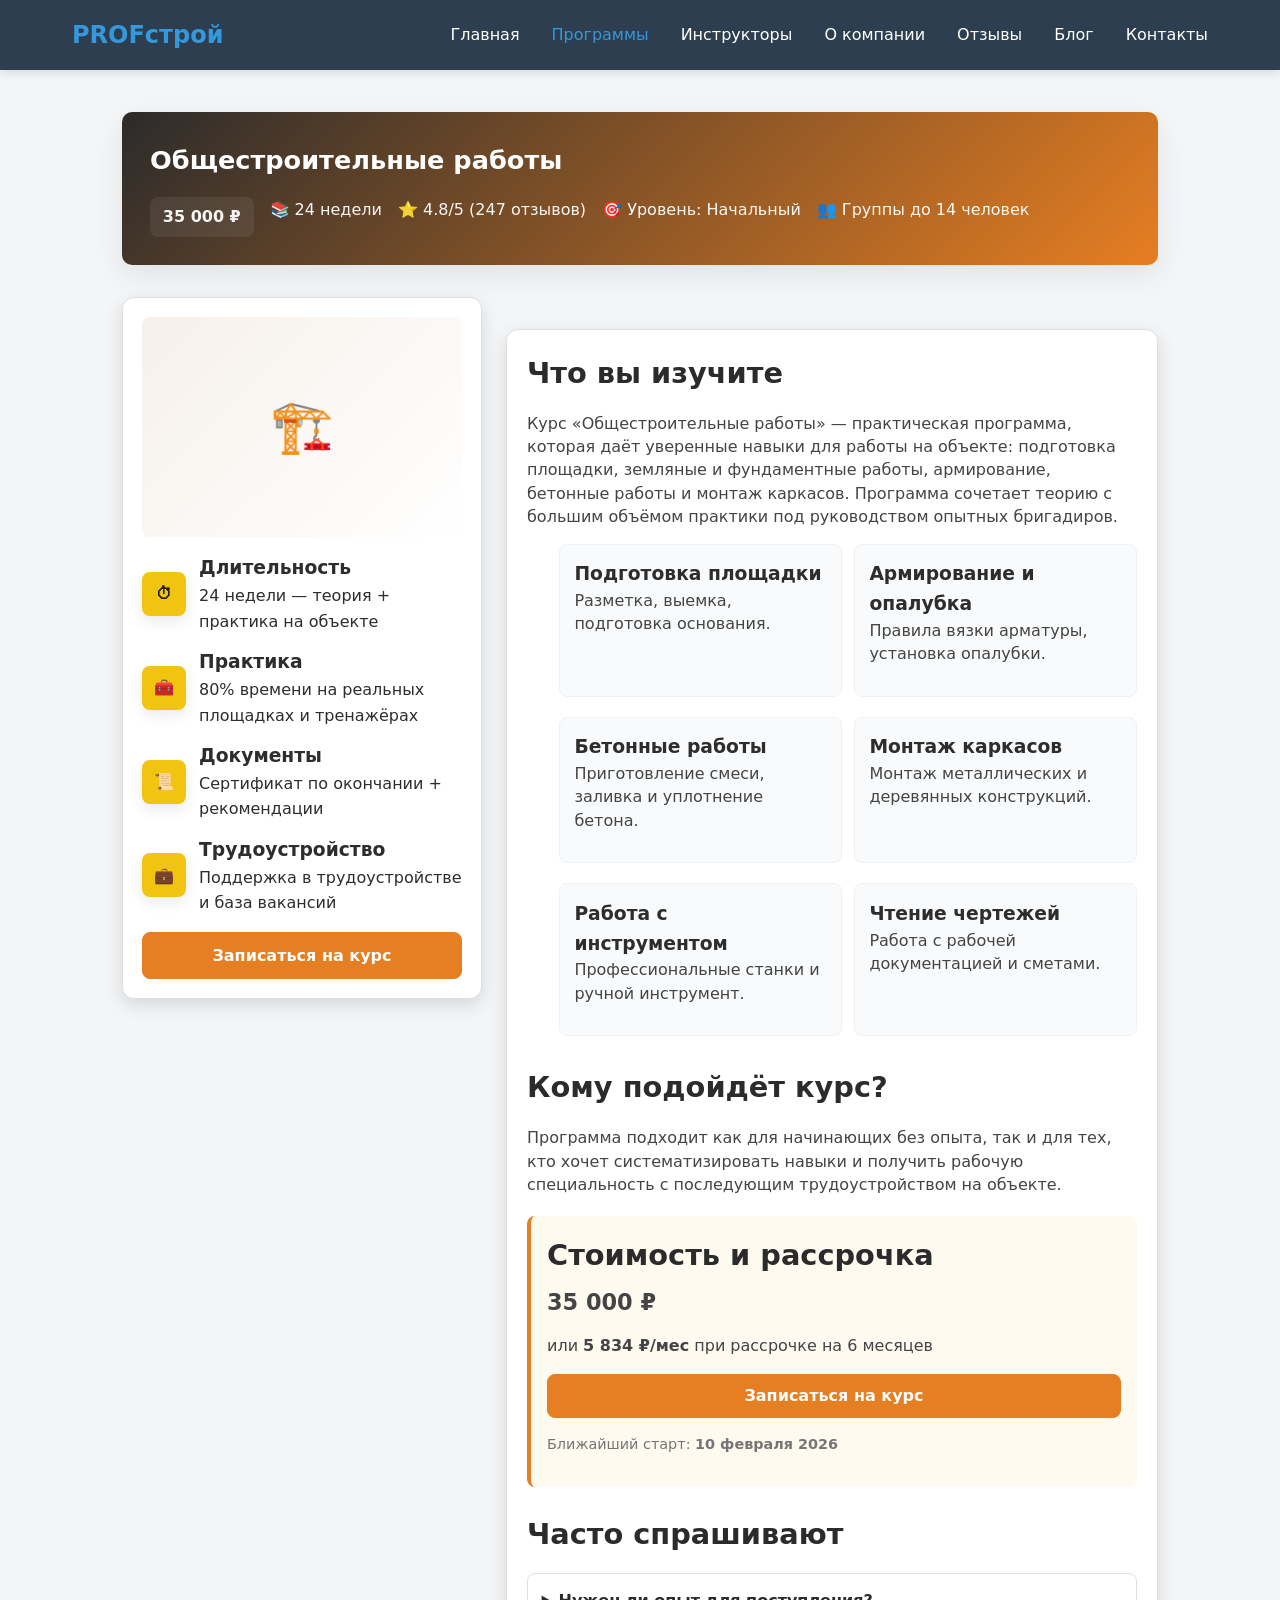
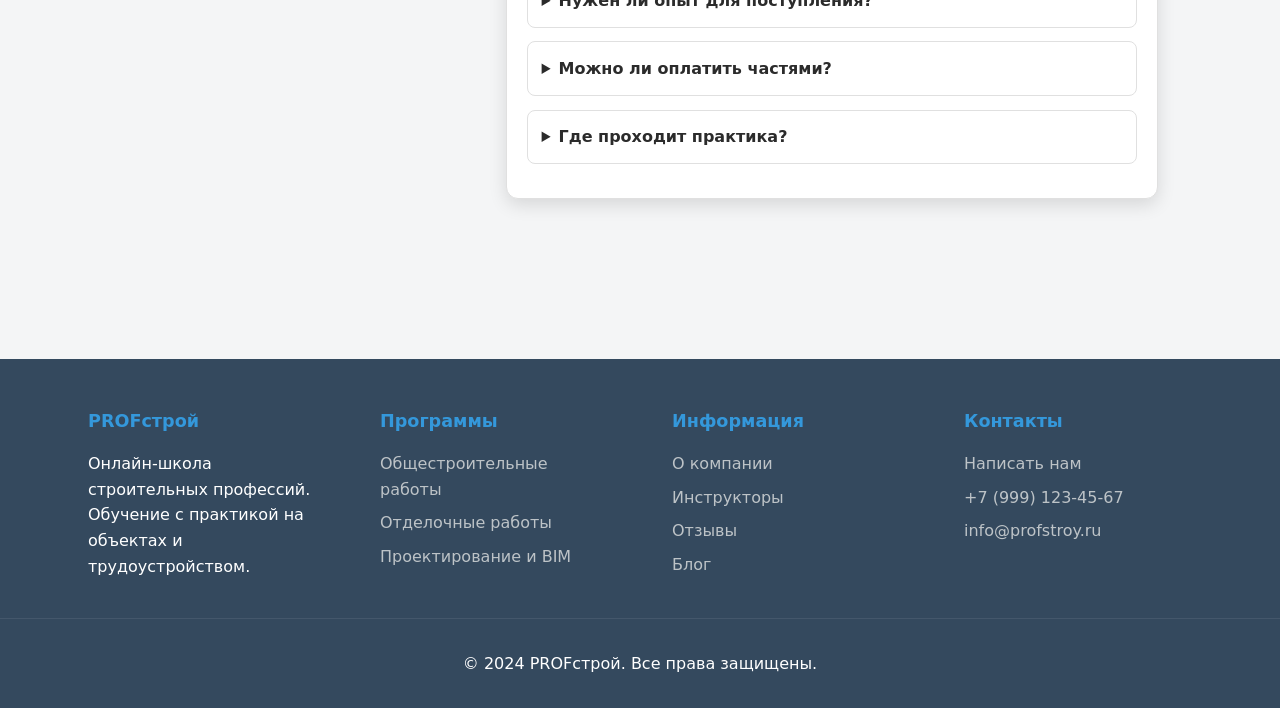
<file: course-construction.html>
<!DOCTYPE html>
<html lang="ru">
<head>
    <meta charset="UTF-8" />
    <meta name="viewport" content="width=device-width, initial-scale=1.0"/>
    <title>Общестроительные работы - PROFстрой</title>
    <link rel="stylesheet" href="css/style.css">
    <link rel="stylesheet" href="css/course-construction.css">
</head>
<body>
    <header class="header">
    <div class="nav-container">
        <a class="logo" href="index.html" aria-label="PROFстрой — на главную">PROFстрой</a>
        <nav aria-label="Основная навигация">
            <ul class="nav-menu">
                    <li><a href="index.html">Главная</a></li>
                    <li><a href="courses.html" class="active" aria-current="page">Программы</a></li>
                    <li><a href="teachers.html">Инструкторы</a></li>
                    <li><a href="about.html">О компании</a></li>
                    <li><a href="reviews.html">Отзывы</a></li>
                    <li><a href="blog.html">Блог</a></li>
                    <li><a href="contacts.html">Контакты</a></li>
            </ul>
        </nav>
    </div>
</header>

    <main class="main-content">
        <div class="container">
            <article aria-labelledby="courseTitle">
                <header class="course-header">
                    <h1 id="courseTitle">Общестроительные работы</h1>

                    <ul class="course-meta">
                        <li class="course-price-badge">35 000 ₽</li>
                        <li>📚 24 недели</li>
                        <li>⭐ 4.8/5 (247 отзывов)</li>
                        <li>🎯 Уровень: Начальный</li>
                        <li>👥 Группы до 14 человек</li>
                    </ul>
                </header>

                <div class="two-column-layout">
                    <aside class="course-aside" aria-labelledby="courseFactsTitle">
                        <h2 id="courseFactsTitle" class="visually-hidden">Краткая информация о курсе</h2>

                        <div class="gallery" aria-hidden="true">🏗️</div>

                        <ul class="aside-list">
                            <li class="aside-item">
                                <div class="ico" aria-hidden="true">⏱</div>
                                <div>
                                    <h3>Длительность</h3>
                                    <p>24 недели — теория + практика на объекте</p>
                                </div>
                            </li>

                            <li class="aside-item">
                                <div class="ico" aria-hidden="true">🧰</div>
                                <div>
                                    <h3>Практика</h3>
                                    <p>80% времени на реальных площадках и тренажёрах</p>
                                </div>
                            </li>

                            <li class="aside-item">
                                <div class="ico" aria-hidden="true">📜</div>
                                <div>
                                    <h3>Документы</h3>
                                    <p>Сертификат по окончании + рекомендации</p>
                                </div>
                            </li>

                            <li class="aside-item">
                                <div class="ico" aria-hidden="true">💼</div>
                                <div>
                                    <h3>Трудоустройство</h3>
                                    <p>Поддержка в трудоустройстве и база вакансий</p>
                                </div>
                            </li>
                        </ul>

                        <p style="margin-top:1rem;">
                            <a href="#enroll-section" class="btn" style="width:100%; display:block; text-align:center;">
                                Записаться на курс
                            </a>
                        </p>
                    </aside>

                    <div class="article">
                        <section aria-labelledby="aboutCourse">
                            <h2 id="aboutCourse">Что вы изучите</h2>
                            <p>
                                Курс «Общестроительные работы» — практическая программа, которая даёт уверенные навыки
                                для работы на объекте: подготовка площадки, земляные и фундаментные работы, армирование,
                                бетонные работы и монтаж каркасов. Программа сочетает теорию с большим объёмом
                                практики под руководством опытных бригадиров.
                            </p>

                            <ul class="outcomes" aria-label="Результаты обучения">
                                <li class="outcome">
                                    <h3>Подготовка площадки</h3>
                                    <p>Разметка, выемка, подготовка основания.</p>
                                </li>
                                <li class="outcome">
                                    <h3>Армирование и опалубка</h3>
                                    <p>Правила вязки арматуры, установка опалубки.</p>
                                </li>
                                <li class="outcome">
                                    <h3>Бетонные работы</h3>
                                    <p>Приготовление смеси, заливка и уплотнение бетона.</p>
                                </li>
                                <li class="outcome">
                                    <h3>Монтаж каркасов</h3>
                                    <p>Монтаж металлических и деревянных конструкций.</p>
                                </li>
                                <li class="outcome">
                                    <h3>Работа с инструментом</h3>
                                    <p>Профессиональные станки и ручной инструмент.</p>
                                </li>
                                <li class="outcome">
                                    <h3>Чтение чертежей</h3>
                                    <p>Работа с рабочей документацией и сметами.</p>
                                </li>
                            </ul>
                        </section>

                        <section aria-labelledby="targetAudience" style="margin-top:1.25rem;">
                            <h2 id="targetAudience">Кому подойдёт курс?</h2>
                            <p>
                                Программа подходит как для начинающих без опыта, так и для тех, кто хочет
                                систематизировать навыки и получить рабочую специальность с последующим
                                трудоустройством на объекте.
                            </p>
                        </section>

                        <section id="enroll-section" class="price-box" aria-labelledby="priceTitle">
                            <h2 id="priceTitle">Стоимость и рассрочка</h2>
                            <p class="price-big">35 000 ₽</p>
                            <p>или <strong>5 834 ₽/мес</strong> при рассрочке на 6 месяцев</p>
                            <p style="margin-top:0.75rem;">
                                <a href="#" class="btn btn-primary" style="width:100%; text-align:center;">
                                    Записаться на курс
                                </a>
                            </p>
                            <p style="font-size:0.9rem; color:var(--muted-color); margin-top:0.5rem;">
                                Ближайший старт:
                                <strong><time datetime="2026-02-10">10 февраля 2026</time></strong>
                            </p>
                        </section>

                        <section class="faq" aria-labelledby="faqTitle">
                            <h2 id="faqTitle">Часто спрашивают</h2>

                            <details>
                                <summary>Нужен ли опыт для поступления?</summary>
                                <p style="margin-top:0.75rem;">
                                    Опыт работы не обязателен — курс включает базовую подготовку и интенсивную практику.
                                </p>
                            </details>

                            <details>
                                <summary>Можно ли оплатить частями?</summary>
                                <p style="margin-top:0.75rem;">
                                    Да — доступна беспроцентная рассрочка и банковские схемы оплаты.
                                </p>
                            </details>

                            <details>
                                <summary>Где проходит практика?</summary>
                                <p style="margin-top:0.75rem;">
                                    Практика проходит на учебных полигонах и реальных объектах под контролем инструкторов.
                                </p>
                            </details>
                        </section>
                    </div>
                </div>
            </article>
        </div>
    </main>

    <footer class="footer">
    <div class="footer-content">
        <section class="footer-section" aria-labelledby="footer-brand-title">
            <h2 id="footer-brand-title">PROFстрой</h2>
            <p>Онлайн-школа строительных профессий. Обучение с практикой на объектах и трудоустройством.</p>
        </section>
        <section class="footer-section" aria-labelledby="footer-courses-title">
            <h2 id="footer-courses-title">Программы</h2>
            <a href="course-construction.html">Общестроительные работы</a>
            <a href="course-finishing.html">Отделочные работы</a>
            <a href="course-bim.html">Проектирование и BIM</a>
        </section>
        <section class="footer-section" aria-labelledby="footer-info-title">
            <h2 id="footer-info-title">Информация</h2>
            <a href="about.html">О компании</a>
            <a href="teachers.html">Инструкторы</a>
            <a href="reviews.html">Отзывы</a>
            <a href="blog.html">Блог</a>
        </section>
        <section class="footer-section" aria-labelledby="footer-contacts-title">
            <h2 id="footer-contacts-title">Контакты</h2>
            <address>
                <a href="contacts.html">Написать нам</a>
                <a href="tel:+79991234567">+7 (999) 123-45-67</a>
                <a href="mailto:info@profstroy.ru">info@profstroy.ru</a>
            </address>
        </section>
    </div>
    <div class="footer-bottom">
        <p>&copy; 2024 PROFстрой. Все права защищены.</p>
    </div>
</footer>
</body>
</html>
</file>
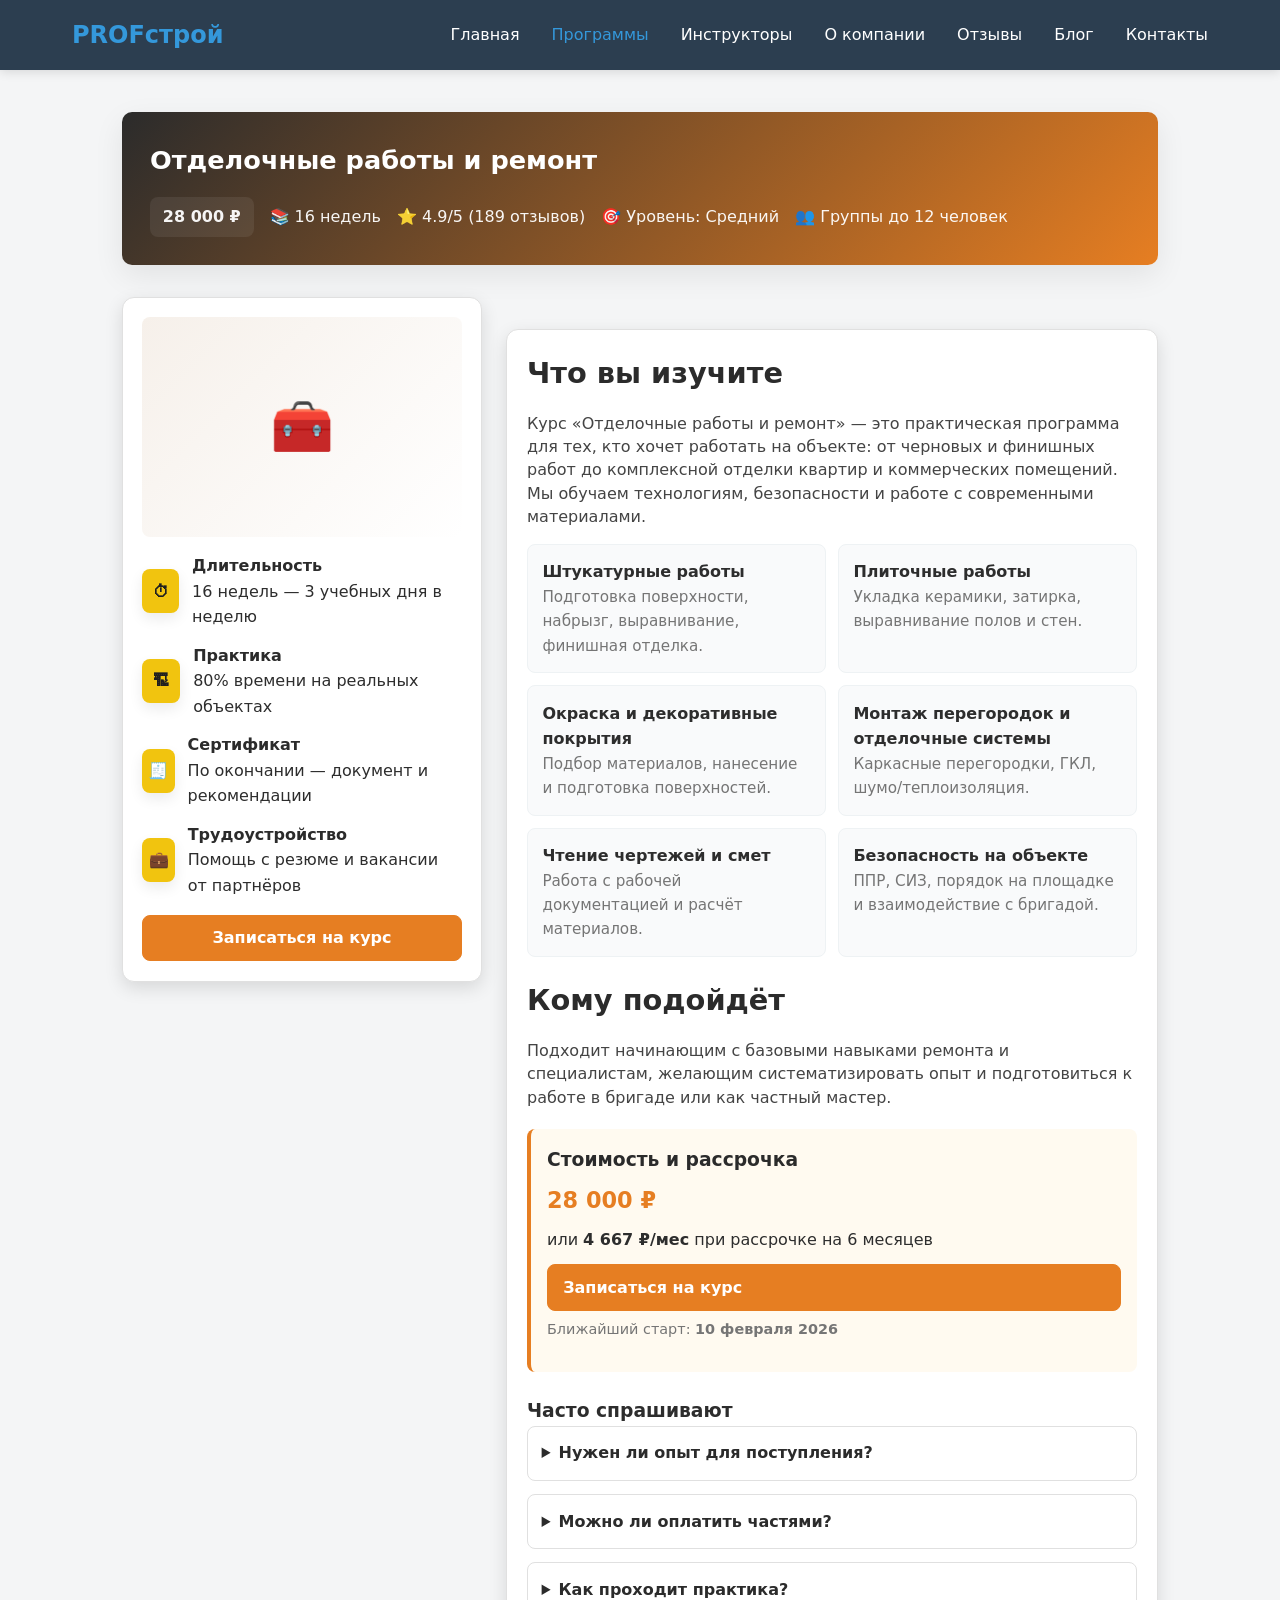
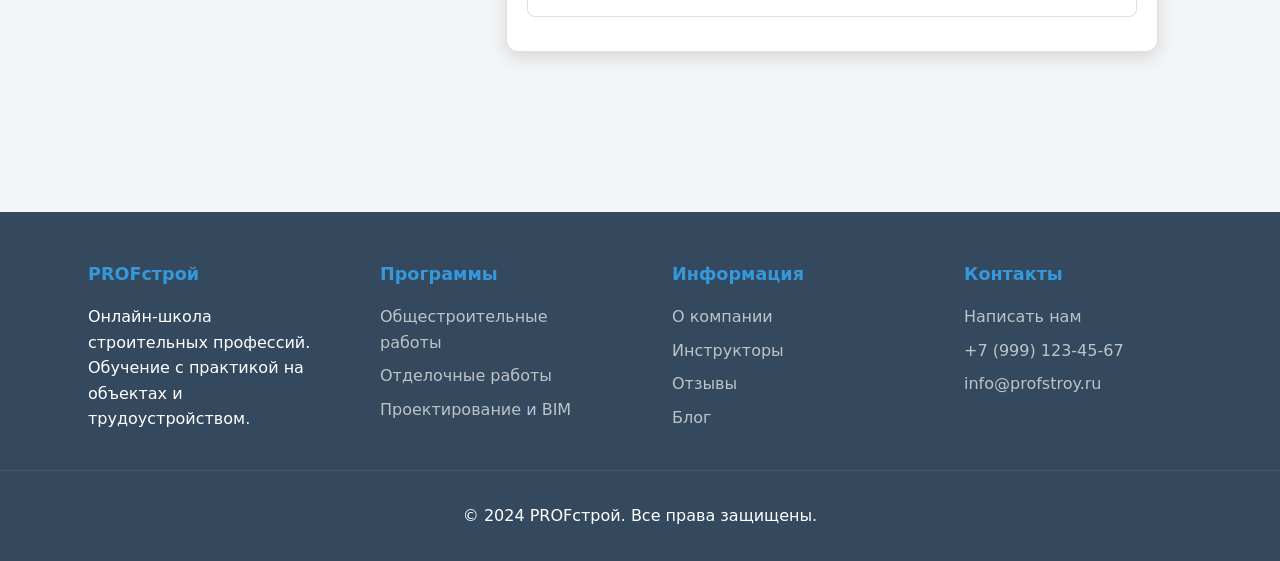
<file: course-finishing.html>
<!DOCTYPE html>
<html lang="ru">
<head>
    <meta charset="UTF-8" />
    <meta name="viewport" content="width=device-width, initial-scale=1.0"/>
    <title>Отделочные работы и ремонт - PROFстрой</title>
    <link rel="stylesheet" href="css/style.css">
    <link rel="stylesheet" href="css/course-finishing.css">
</head>
<body>
    <!-- Хедер PROFстрой -->
    <header class="header">
    <div class="nav-container">
        <a class="logo" href="index.html" aria-label="PROFстрой — на главную">PROFстрой</a>
        <nav aria-label="Основная навигация">
            <ul class="nav-menu">
                    <li><a href="index.html">Главная</a></li>
                    <li><a href="courses.html" class="active" aria-current="page">Программы</a></li>
                    <li><a href="teachers.html">Инструкторы</a></li>
                    <li><a href="about.html">О компании</a></li>
                    <li><a href="reviews.html">Отзывы</a></li>
                    <li><a href="blog.html">Блог</a></li>
                    <li><a href="contacts.html">Контакты</a></li>
            </ul>
        </nav>
    </div>
</header>

    <main class="main-content">
        <div class="container">
            <!-- Заголовок курса -->
            <section class="course-header" aria-labelledby="courseTitle">
                <h1 id="courseTitle">Отделочные работы и ремонт</h1>
                <div class="course-meta" role="list">
                    <div class="course-price-badge" role="listitem">28 000 ₽</div>
                    <div role="listitem">📚 16 недель</div>
                    <div role="listitem">⭐ 4.9/5 (189 отзывов)</div>
                    <div role="listitem">🎯 Уровень: Средний</div>
                    <div role="listitem">👥 Группы до 12 человек</div>
                </div>
            </section>

            <div class="two-column-layout">
                <!-- Левая колонка: галерея и факты -->
                <aside class="course-aside" aria-labelledby="asideTitle">
                    <div class="gallery" aria-hidden="true">🧰</div>

                    <div class="aside-list">
                        <div class="aside-item">
                            <div class="ico">⏱</div>
                            <div>
                                <div style="font-weight:700; color:var(--secondary-color)">Длительность</div>
                                <div class="muted">16 недель — 3 учебных дня в неделю</div>
                            </div>
                        </div>

                        <div class="aside-item">
                            <div class="ico">🏗</div>
                            <div>
                                <div style="font-weight:700; color:var(--secondary-color)">Практика</div>
                                <div class="muted">80% времени на реальных объектах</div>
                            </div>
                        </div>

                        <div class="aside-item">
                            <div class="ico">🧾</div>
                            <div>
                                <div style="font-weight:700; color:var(--secondary-color)">Сертификат</div>
                                <div class="muted">По окончании — документ и рекомендации</div>
                            </div>
                        </div>

                        <div class="aside-item">
                            <div class="ico">💼</div>
                            <div>
                                <div style="font-weight:700; color:var(--secondary-color)">Трудоустройство</div>
                                <div class="muted">Помощь с резюме и вакансии от партнёров</div>
                            </div>
                        </div>
                    </div>

                    <div style="margin-top:1rem;">
                        <a href="#enroll" class="btn" style="width:100%; display:block; text-align:center;">Записаться на курс</a>
                    </div>
                </aside>

                <!-- Правая колонка: содержание курса -->
                <section class="article" aria-labelledby="aboutCourse">
                    <h2 id="aboutCourse">Что вы изучите</h2>
                    <p>Курс «Отделочные работы и ремонт» — это практическая программа для тех, кто хочет работать на объекте: от черновых и финишных работ до комплексной отделки квартир и коммерческих помещений. Мы обучаем технологиям, безопасности и работе с современными материалами.</p>

                    <div class="outcomes" aria-label="Результаты обучения">
                        <div class="outcome">
                            <strong>Штукатурные работы</strong>
                            <div style="font-size:0.95rem; color:var(--muted-color)">Подготовка поверхности, набрызг, выравнивание, финишная отделка.</div>
                        </div>
                        <div class="outcome">
                            <strong>Плиточные работы</strong>
                            <div style="font-size:0.95rem; color:var(--muted-color)">Укладка керамики, затирка, выравнивание полов и стен.</div>
                        </div>
                        <div class="outcome">
                            <strong>Окраска и декоративные покрытия</strong>
                            <div style="font-size:0.95rem; color:var(--muted-color)">Подбор материалов, нанесение и подготовка поверхностей.</div>
                        </div>
                        <div class="outcome">
                            <strong>Монтаж перегородок и отделочные системы</strong>
                            <div style="font-size:0.95rem; color:var(--muted-color)">Каркасные перегородки, ГКЛ, шумо/теплоизоляция.</div>
                        </div>
                        <div class="outcome">
                            <strong>Чтение чертежей и смет</strong>
                            <div style="font-size:0.95rem; color:var(--muted-color)">Работа с рабочей документацией и расчёт материалов.</div>
                        </div>
                        <div class="outcome">
                            <strong>Безопасность на объекте</strong>
                            <div style="font-size:0.95rem; color:var(--muted-color)">ППР, СИЗ, порядок на площадке и взаимодействие с бригадой.</div>
                        </div>
                    </div>

                    <h2 id="targetAudience" style="margin-top:1.25rem;">Кому подойдёт</h2>
                    <p>Подходит начинающим с базовыми навыками ремонта и специалистам, желающим систематизировать опыт и подготовиться к работе в бригаде или как частный мастер.</p>

                    <div class="price-box" aria-live="polite">
                        <h3>Стоимость и рассрочка</h3>
                        <div class="price-big">28 000 ₽</div>
                        <div>или <strong>4 667 ₽/мес</strong> при рассрочке на 6 месяцев</div>
                        <div style="margin-top:0.75rem;">
                            <a id="enroll" href="#" class="btn btn-primary" style="width:100%;">Записаться на курс</a>
                        </div>
                        <p style="font-size:0.9rem; color:var(--muted-color); margin-top:0.5rem;">Ближайший старт: <strong>10 февраля 2026</strong></p>
                    </div>

                    <div class="faq">
                        <h3>Часто спрашивают</h3>

                        <details>
                            <summary>Нужен ли опыт для поступления?</summary>
                            <div style="margin-top:0.75rem;">Опыт приветствуется, но не обязателен — курс включает базовые занятия и интенсивную практику.</div>
                        </details>

                        <details>
                            <summary>Можно ли оплатить частями?</summary>
                            <div style="margin-top:0.75rem;">Да — есть беспроцентная рассрочка и варианты банковских рассрочек.</div>
                        </details>

                        <details>
                            <summary>Как проходит практика?</summary>
                            <div style="margin-top:0.75rem;">Практика проходит на стендах и реальных объектах под руководством опытных бригадиров.</div>
                        </details>
                    </div>
                </section>
            </div>
        </div>
    </main>

    <footer class="footer">
    <div class="footer-content">
        <section class="footer-section" aria-labelledby="footer-brand-title">
            <h2 id="footer-brand-title">PROFстрой</h2>
            <p>Онлайн-школа строительных профессий. Обучение с практикой на объектах и трудоустройством.</p>
        </section>
        <section class="footer-section" aria-labelledby="footer-courses-title">
            <h2 id="footer-courses-title">Программы</h2>
            <a href="course-construction.html">Общестроительные работы</a>
            <a href="course-finishing.html">Отделочные работы</a>
            <a href="course-bim.html">Проектирование и BIM</a>
        </section>
        <section class="footer-section" aria-labelledby="footer-info-title">
            <h2 id="footer-info-title">Информация</h2>
            <a href="about.html">О компании</a>
            <a href="teachers.html">Инструкторы</a>
            <a href="reviews.html">Отзывы</a>
            <a href="blog.html">Блог</a>
        </section>
        <section class="footer-section" aria-labelledby="footer-contacts-title">
            <h2 id="footer-contacts-title">Контакты</h2>
            <address>
                <a href="contacts.html">Написать нам</a>
                <a href="tel:+79991234567">+7 (999) 123-45-67</a>
                <a href="mailto:info@profstroy.ru">info@profstroy.ru</a>
            </address>
        </section>
    </div>
    <div class="footer-bottom">
        <p>&copy; 2024 PROFстрой. Все права защищены.</p>
    </div>
</footer>
</body>
</html>
</file>
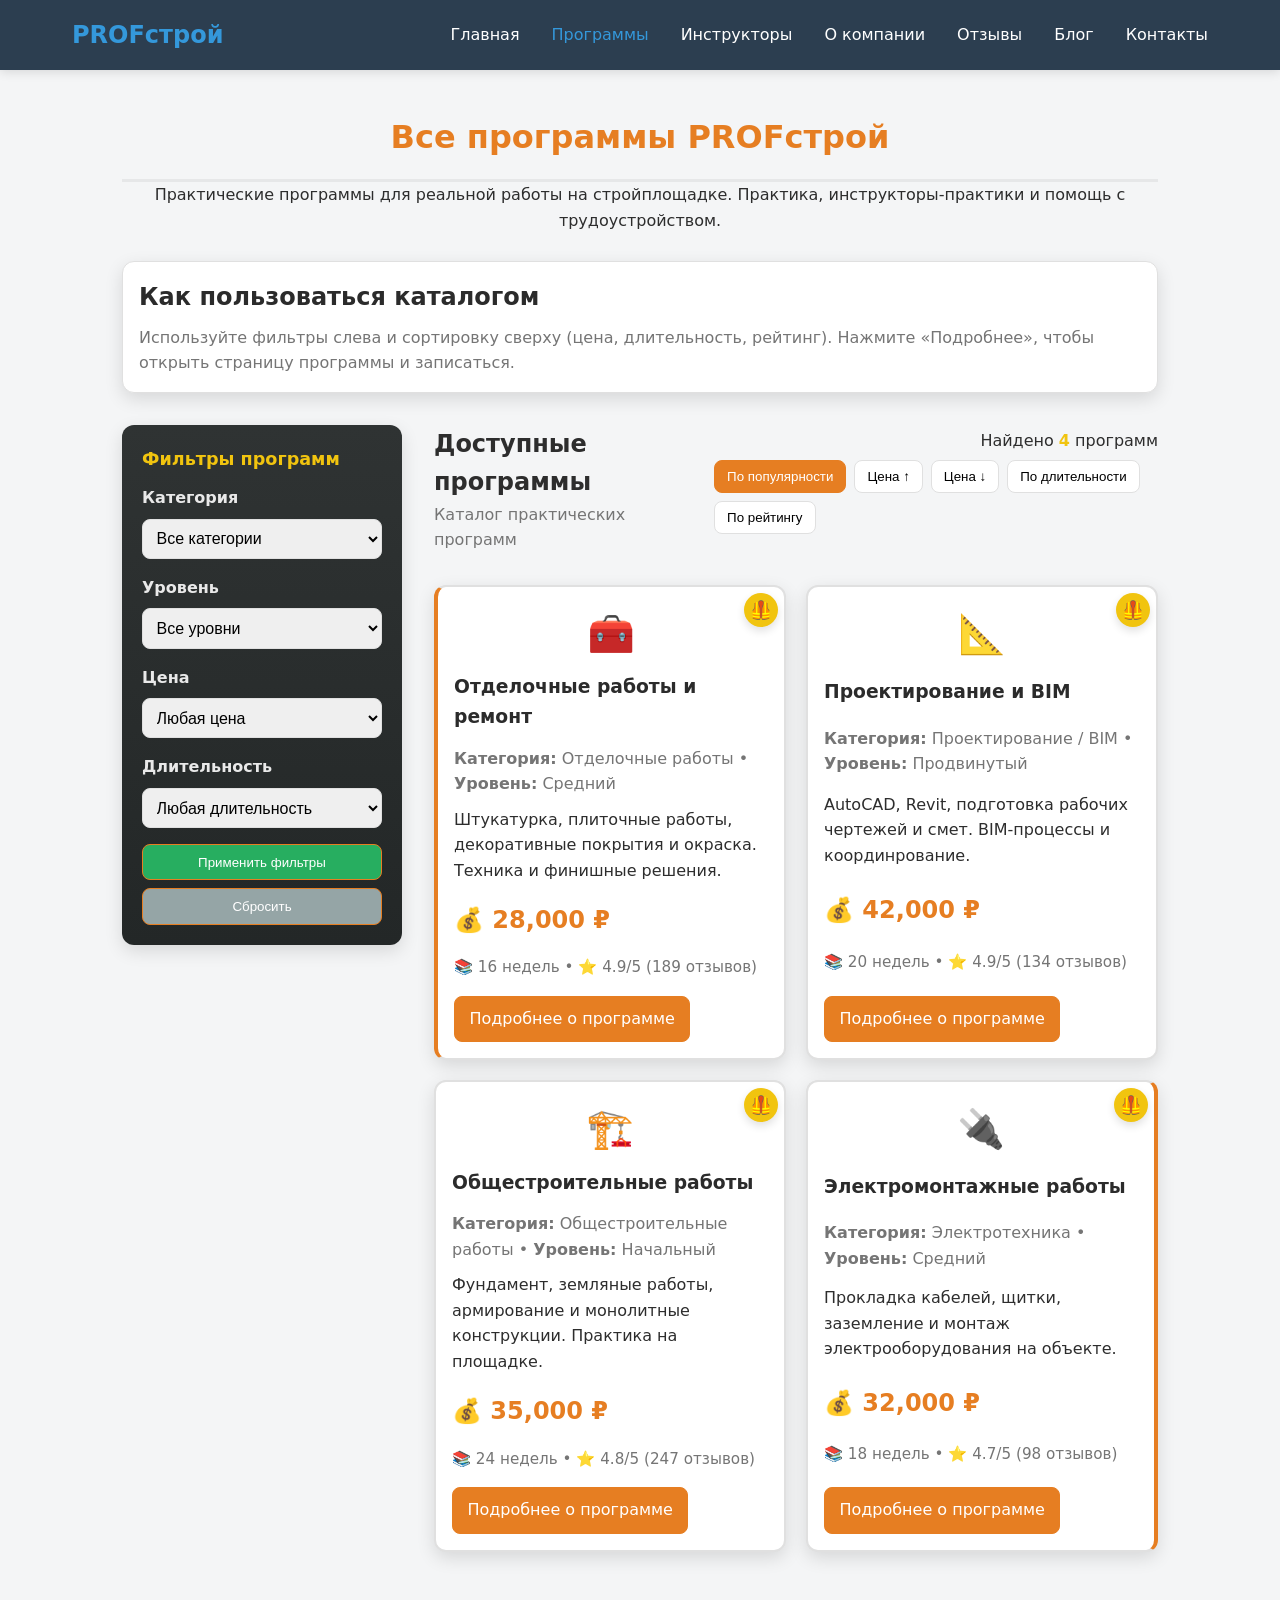
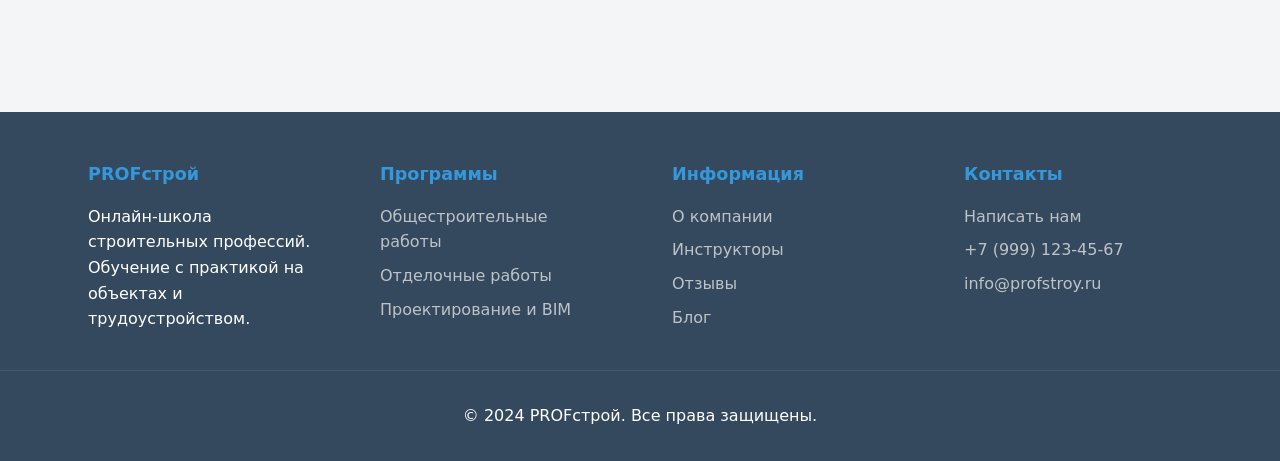
<file: courses.html>
<!DOCTYPE html>
<html lang="ru">
<head>
    <meta charset="UTF-8">
    <meta name="viewport" content="width=device-width, initial-scale=1.0">
    <title>Все программы PROFстрой</title>
    <link rel="stylesheet" href="css/style.css">
    <link rel="stylesheet" href="css/courses.css">
</head>
<body>
    <header class="header">
    <div class="nav-container">
        <a class="logo" href="index.html" aria-label="PROFстрой — на главную">PROFстрой</a>
        <nav aria-label="Основная навигация">
            <ul class="nav-menu">
                    <li><a href="index.html">Главная</a></li>
                    <li><a href="courses.html" class="active" aria-current="page">Программы</a></li>
                    <li><a href="teachers.html">Инструкторы</a></li>
                    <li><a href="about.html">О компании</a></li>
                    <li><a href="reviews.html">Отзывы</a></li>
                    <li><a href="blog.html">Блог</a></li>
                    <li><a href="contacts.html">Контакты</a></li>
            </ul>
        </nav>
    </div>
</header>


    <main class="main-content">
        <div class="container">
            <h1>Все программы PROFстрой</h1>
            <p style="text-align:center; margin-bottom:1.75rem">Практические программы для реальной работы на стройплощадке. Практика, инструкторы-практики и помощь с трудоустройством.</p>

            <section aria-labelledby="catalogGuideTitle" style="background:#fff; border:1px solid var(--border-color); border-radius:12px; padding:1rem; box-shadow:0 6px 18px var(--shadow); margin-bottom:1.5rem;">
                <h2 id="catalogGuideTitle" style="margin:0 0 0.5rem 0; color:var(--secondary-color);">Как пользоваться каталогом</h2>
                <p style="margin:0; color:var(--muted-color);">Используйте фильтры слева и сортировку сверху (цена, длительность, рейтинг). Нажмите «Подробнее», чтобы открыть страницу программы и записаться.</p>
            </section>

            <div class="two-column-layout">
                <!-- Фильтры -->
                <aside class="filters-sidebar">
                    <div class="title">Фильтры программ</div>

                    <div class="filter-group">
                        <label for="category">Категория</label>
                        <select id="category">
                            <option value="all">Все категории</option>
                            <option value="construction">Общестроительные работы</option>
                            <option value="finishing">Отделочные работы</option>
                            <option value="bim">Проектирование / BIM</option>
                            <option value="electric">Электротехнические работы</option>
                            <option value="safety">Охрана труда и допуски</option>
                        </select>
                    </div>

                    <div class="filter-group">
                        <label for="level">Уровень</label>
                        <select id="level">
                            <option value="all">Все уровни</option>
                            <option value="beginner">Начальный</option>
                            <option value="intermediate">Средний</option>
                            <option value="advanced">Продвинутый</option>
                        </select>
                    </div>

                    <div class="filter-group">
                        <label for="price">Цена</label>
                        <select id="price">
                            <option value="all">Любая цена</option>
                            <option value="low">До 25 000 ₽</option>
                            <option value="medium">25 000 - 40 000 ₽</option>
                            <option value="high">От 40 000 ₽</option>
                        </select>
                    </div>

                    <div class="filter-group">
                        <label for="duration">Длительность</label>
                        <select id="duration">
                            <option value="all">Любая длительность</option>
                            <option value="short">До 12 недель</option>
                            <option value="medium">13-24 недели</option>
                            <option value="long">От 25 недель</option>
                        </select>
                    </div>

                    <button id="applyFilters" class="btn">Применить фильтры</button>
                    <button id="resetFilters" class="btn" style="background:#95a5a6; margin-top:0.5rem">Сбросить</button>
                </aside>

                <!-- Список программ -->
                <section>
                    <div class="top-row">
                        <div>
                            <h2 style="margin:0">Доступные программы</h2>
                            <p style="margin:0; color:var(--muted-color)">Каталог практических программ</p>
                        </div>

                        <div style="text-align:right">
                            <p style="margin:0 0 0.35rem 0">Найдено <strong id="coursesCount">0</strong> программ</p>
                            <div class="sort-buttons">
                                <button class="sort-btn active" data-sort="popular">По популярности</button>
                                <button class="sort-btn" data-sort="price-asc">Цена ↑</button>
                                <button class="sort-btn" data-sort="price-desc">Цена ↓</button>
                                <button class="sort-btn" data-sort="duration">По длительности</button>
                                <button class="sort-btn" data-sort="rating">По рейтингу</button>
                            </div>
                        </div>
                    </div>

                    <div id="coursesContainer" class="courses-grid"></div>

                    <div id="noCoursesMessage" style="display:none; text-align:center; padding:2rem; background:#fff; border-radius:10px; margin-top:1rem;">
                        <p style="margin:0 0 0.5rem 0">Программы не найдены</p>
                        <p style="margin:0 0 1rem 0; color:var(--muted-color)">Попробуйте изменить параметры фильтрации</p>
                        <button id="resetFiltersMessage" class="btn">Сбросить фильтры</button>
                    </div>
                </section>
            </div>
        </div>
    </main>

    <footer class="footer">
    <div class="footer-content">
        <section class="footer-section" aria-labelledby="footer-brand-title">
            <h2 id="footer-brand-title">PROFстрой</h2>
            <p>Онлайн-школа строительных профессий. Обучение с практикой на объектах и трудоустройством.</p>
        </section>
        <section class="footer-section" aria-labelledby="footer-courses-title">
            <h2 id="footer-courses-title">Программы</h2>
            <a href="course-construction.html">Общестроительные работы</a>
            <a href="course-finishing.html">Отделочные работы</a>
            <a href="course-bim.html">Проектирование и BIM</a>
        </section>
        <section class="footer-section" aria-labelledby="footer-info-title">
            <h2 id="footer-info-title">Информация</h2>
            <a href="about.html">О компании</a>
            <a href="teachers.html">Инструкторы</a>
            <a href="reviews.html">Отзывы</a>
            <a href="blog.html">Блог</a>
        </section>
        <section class="footer-section" aria-labelledby="footer-contacts-title">
            <h2 id="footer-contacts-title">Контакты</h2>
            <address>
                <a href="contacts.html">Написать нам</a>
                <a href="tel:+79991234567">+7 (999) 123-45-67</a>
                <a href="mailto:info@profstroy.ru">info@profstroy.ru</a>
            </address>
        </section>
    </div>
    <div class="footer-bottom">
        <p>&copy; 2024 PROFстрой. Все права защищены.</p>
    </div>
</footer>

    <!-- Подключаем внешний JS -->
    <script src="js/courses.js"></script>
</body>
</html>
</file>
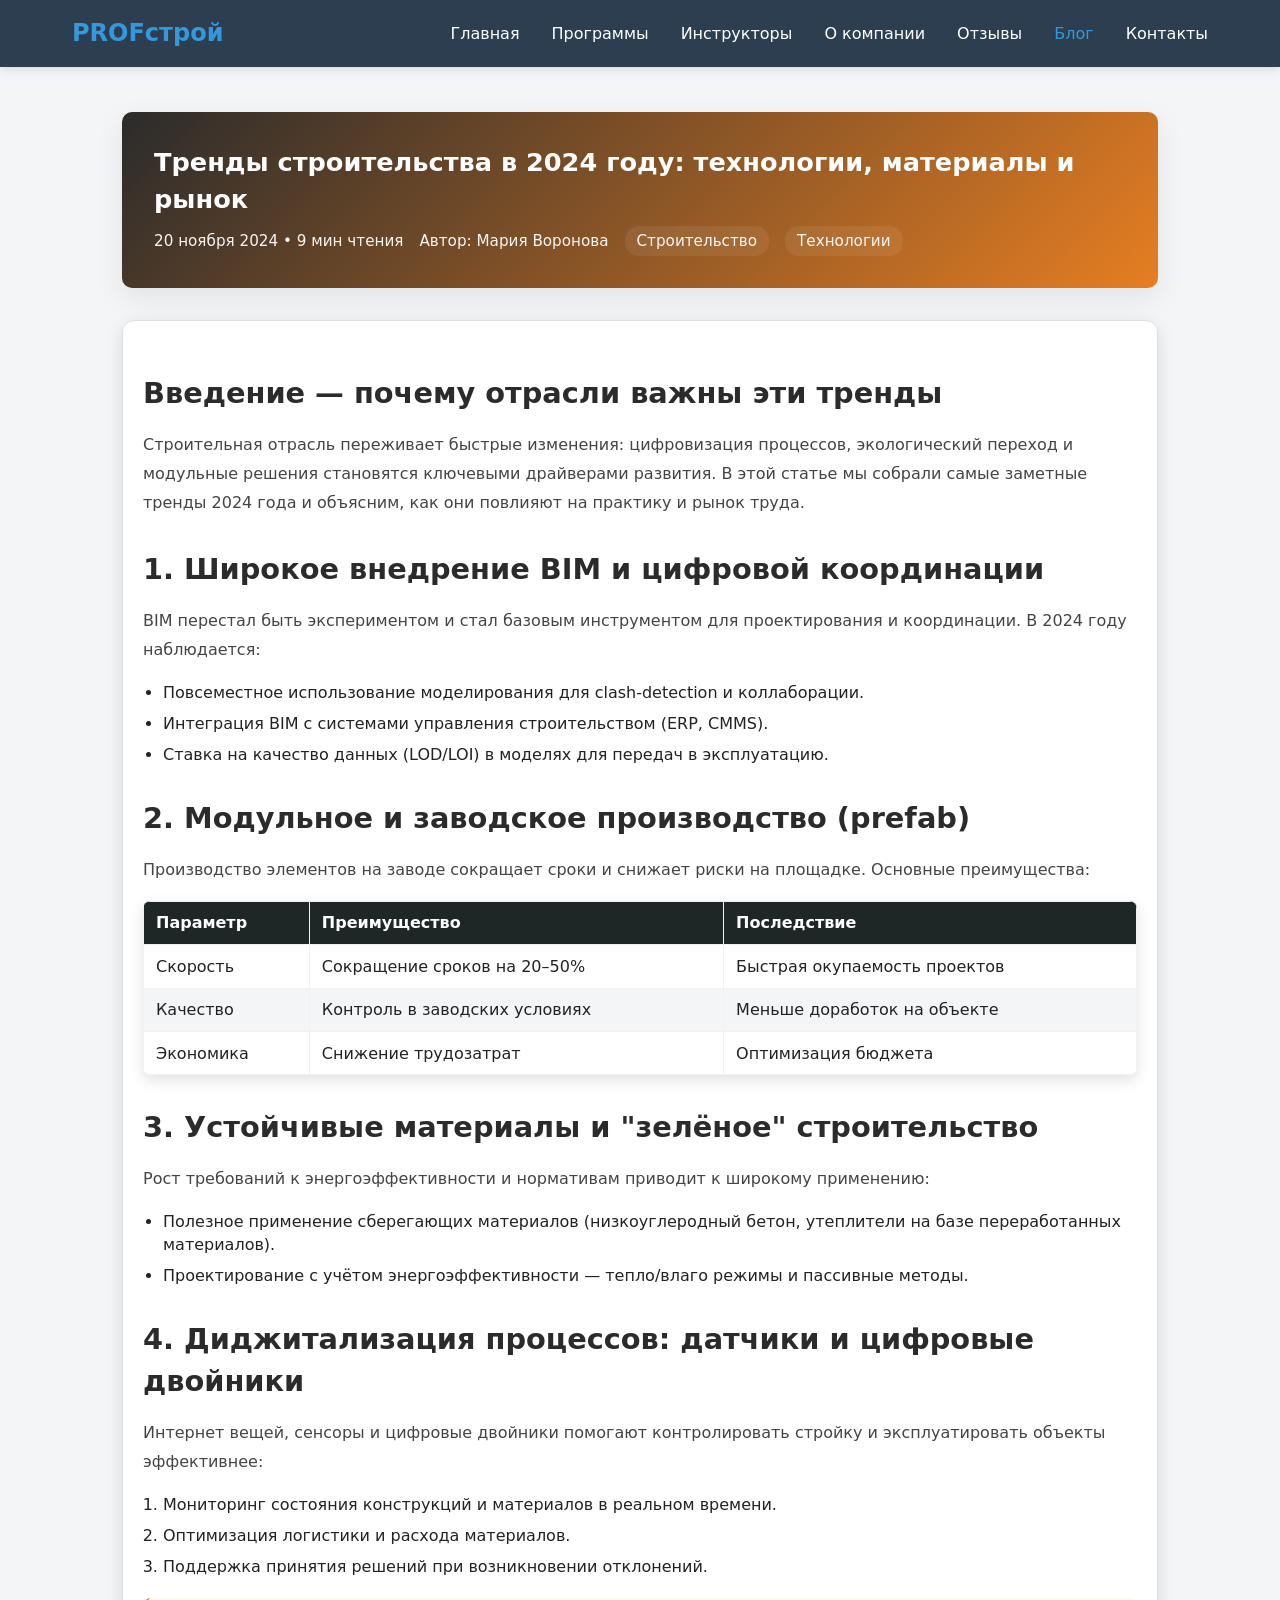
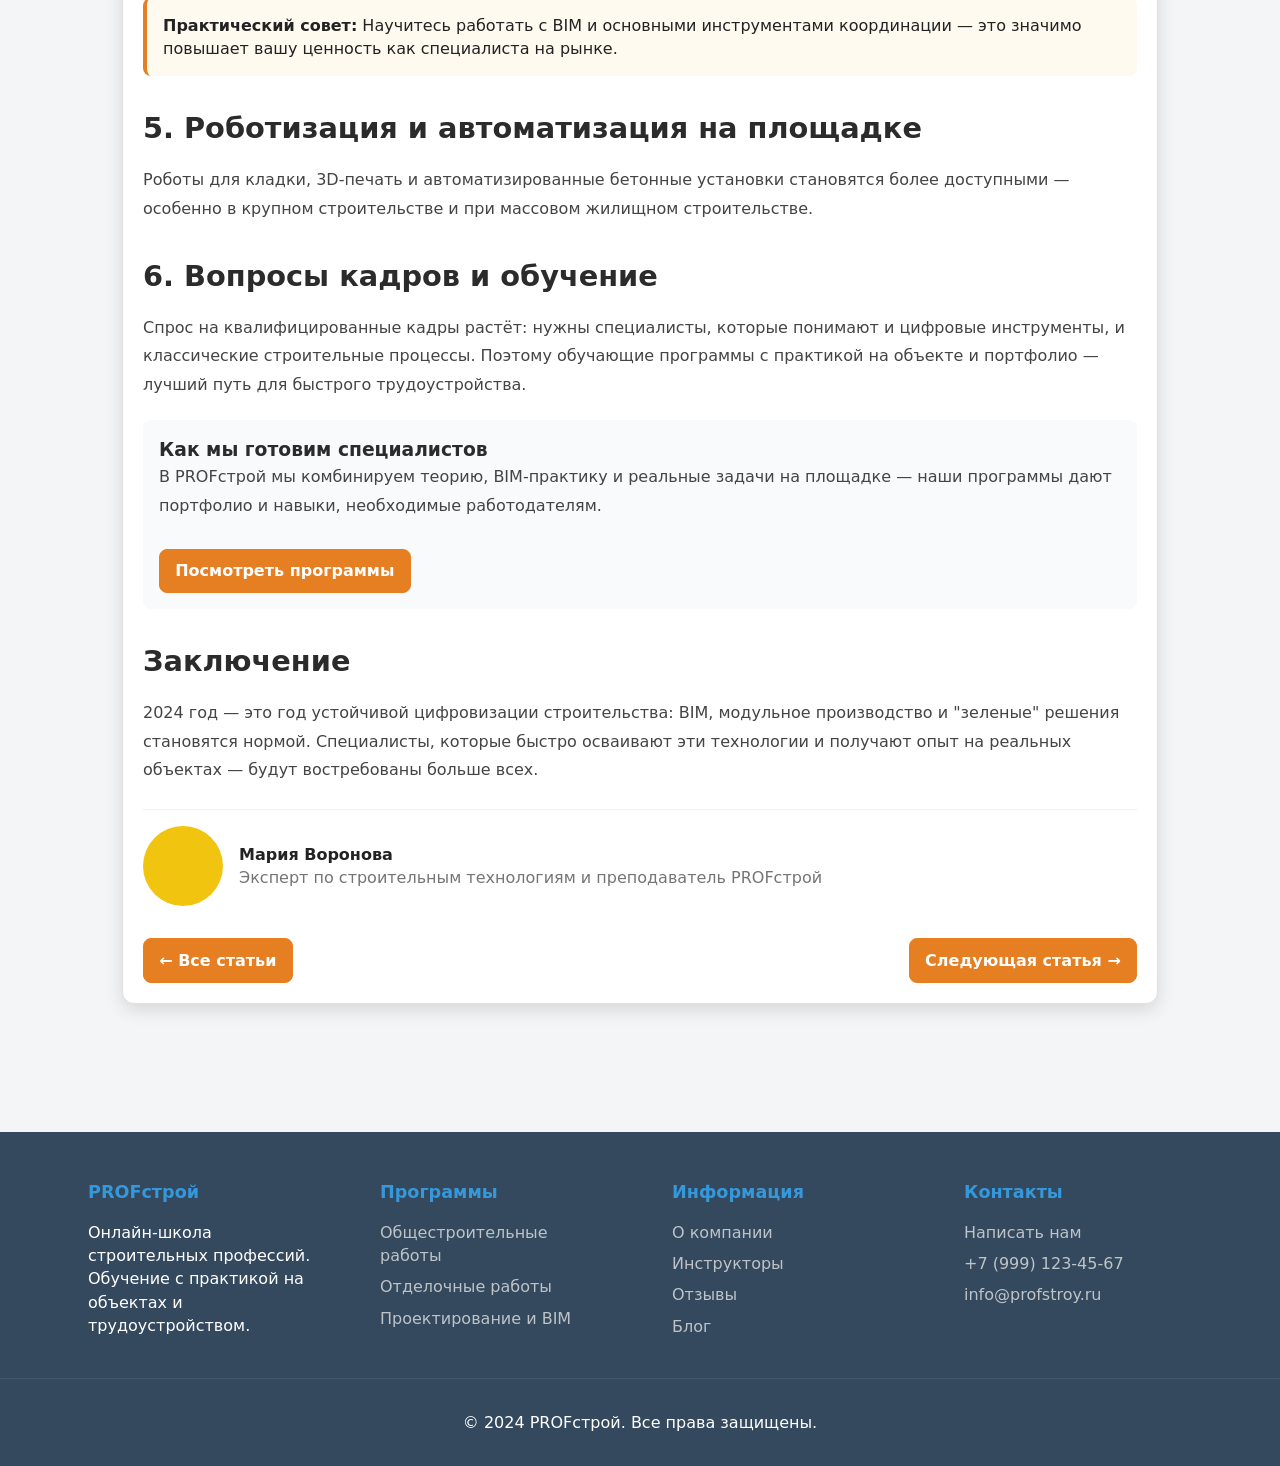
<file: post-1.html>
<!DOCTYPE html>
<html lang="ru">
<head>
    <meta charset="utf-8" />
    <meta name="viewport" content="width=device-width, initial-scale=1"/>
    <title>Тренды строительства в 2024 году - Блог PROFстрой</title>
    <link rel="stylesheet" href="css/style.css">
    <link rel="stylesheet" href="css/post-1.css">
</head>
<body>
    <!-- Хедер PROFстрой -->
    <header class="header">
    <div class="nav-container">
        <a class="logo" href="index.html" aria-label="PROFстрой — на главную">PROFстрой</a>
        <nav aria-label="Основная навигация">
            <ul class="nav-menu">
                    <li><a href="index.html">Главная</a></li>
                    <li><a href="courses.html">Программы</a></li>
                    <li><a href="teachers.html">Инструкторы</a></li>
                    <li><a href="about.html">О компании</a></li>
                    <li><a href="reviews.html">Отзывы</a></li>
                    <li><a href="blog.html" class="active" aria-current="page">Блог</a></li>
                    <li><a href="contacts.html">Контакты</a></li>
            </ul>
        </nav>
    </div>
</header>

    <main class="main-content">
        <div class="container">

            <!-- Герой-блок -->
            <article class="hero-article" aria-labelledby="title">
                <h1 id="title">Тренды строительства в 2024 году: технологии, материалы и рынок</h1>
                <div class="hero-meta" role="list">
                    <div role="listitem">20 ноября 2024 • 9 мин чтения</div>
                    <div role="listitem">Автор: Мария Воронова</div>
                    <div role="listitem" class="tag">Строительство</div>
                    <div role="listitem" class="tag">Технологии</div>
                </div>
            </article>

            <!-- Тело статьи -->
            <article class="article" aria-labelledby="intro">
                <h2 id="intro">Введение — почему отрасли важны эти тренды</h2>
                <p>Строительная отрасль переживает быстрые изменения: цифровизация процессов, экологический переход и модульные решения становятся ключевыми драйверами развития. В этой статье мы собрали самые заметные тренды 2024 года и объясним, как они повлияют на практику и рынок труда.</p>

                <h2>1. Широкое внедрение BIM и цифровой координации</h2>
                <p>BIM перестал быть экспериментом и стал базовым инструментом для проектирования и координации. В 2024 году наблюдается:</p>
                <ul>
                    <li>Повсеместное использование моделирования для clash-detection и коллаборации.</li>
                    <li>Интеграция BIM с системами управления строительством (ERP, CMMS).</li>
                    <li>Ставка на качество данных (LOD/LOI) в моделях для передач в эксплуатацию.</li>
                </ul>

                <h2>2. Модульное и заводское производство (prefab)</h2>
                <p>Производство элементов на заводе сокращает сроки и снижает риски на площадке. Основные преимущества:</p>
                <table class="table" aria-label="Преимущества модульного строительства">
                    <thead>
                        <tr>
                            <th>Параметр</th>
                            <th>Преимущество</th>
                            <th>Последствие</th>
                        </tr>
                    </thead>
                    <tbody>
                        <tr>
                            <td>Скорость</td>
                            <td>Сокращение сроков на 20–50%</td>
                            <td>Быстрая окупаемость проектов</td>
                        </tr>
                        <tr>
                            <td>Качество</td>
                            <td>Контроль в заводских условиях</td>
                            <td>Меньше доработок на объекте</td>
                        </tr>
                        <tr>
                            <td>Экономика</td>
                            <td>Снижение трудозатрат</td>
                            <td>Оптимизация бюджета</td>
                        </tr>
                    </tbody>
                </table>

                <h2>3. Устойчивые материалы и "зелёное" строительство</h2>
                <p>Рост требований к энергоэффективности и нормативам приводит к широкому применению: </p>
                <ul>
                    <li>Полезное применение сберегающих материалов (низкоуглеродный бетон, утеплители на базе переработанных материалов).</li>
                    <li>Проектирование с учётом энергоэффективности — тепло/влаго режимы и пассивные методы.</li>
                </ul>

                <h2>4. Диджитализация процессов: датчики и цифровые двойники</h2>
                <p>Интернет вещей, сенсоры и цифровые двойники помогают контролировать стройку и эксплуатировать объекты эффективнее:</p>
                <ol>
                    <li>Мониторинг состояния конструкций и материалов в реальном времени.</li>
                    <li>Оптимизация логистики и расхода материалов.</li>
                    <li>Поддержка принятия решений при возникновении отклонений.</li>
                </ol>

                <div class="callout">
                    <strong>Практический совет:</strong> Научитесь работать с BIM и основными инструментами координации — это значимо повышает вашу ценность как специалиста на рынке.
                </div>

                <h2>5. Роботизация и автоматизация на площадке</h2>
                <p>Роботы для кладки, 3D-печать и автоматизированные бетонные установки становятся более доступными — особенно в крупном строительстве и при массовом жилищном строительстве.</p>

                <h2>6. Вопросы кадров и обучение</h2>
                <p>Спрос на квалифицированные кадры растёт: нужны специалисты, которые понимают и цифровые инструменты, и классические строительные процессы. Поэтому обучающие программы с практикой на объекте и портфолио — лучший путь для быстрого трудоустройства.</p>

                <div class="callout-2">
                    <h3 style="margin-top:0; color:var(--secondary-color)">Как мы готовим специалистов</h3>
                    <p>В PROFстрой мы комбинируем теорию, BIM-практику и реальные задачи на площадке — наши программы дают портфолио и навыки, необходимые работодателям.</p>
                    <a href="courses.html" class="btn" style="margin-top:0.75rem; display:inline-block;">Посмотреть программы</a>
                </div>

                <h2>Заключение</h2>
                <p>2024 год — это год устойчивой цифровизации строительства: BIM, модульное производство и "зеленые" решения становятся нормой. Специалисты, которые быстро осваивают эти технологии и получают опыт на реальных объектах — будут востребованы больше всех.</p>

                <!-- Автор -->
                <div class="author" role="contentinfo">
                    <div class="avatar" aria-hidden="true"></div>
                    <div>
                        <strong>Мария Воронова</strong>
                        <div style="color:var(--muted-color);">Эксперт по строительным технологиям и преподаватель PROFстрой</div>
                    </div>
                </div>

                <!-- Навигация -->
                <div class="article-nav">
                    <a href="blog.html" class="btn">← Все статьи</a>
                    <a href="#" class="btn">Следующая статья →</a>
                </div>
            </article>

        </div>
    </main>

    <footer class="footer">
    <div class="footer-content">
        <section class="footer-section" aria-labelledby="footer-brand-title">
            <h2 id="footer-brand-title">PROFстрой</h2>
            <p>Онлайн-школа строительных профессий. Обучение с практикой на объектах и трудоустройством.</p>
        </section>
        <section class="footer-section" aria-labelledby="footer-courses-title">
            <h2 id="footer-courses-title">Программы</h2>
            <a href="course-construction.html">Общестроительные работы</a>
            <a href="course-finishing.html">Отделочные работы</a>
            <a href="course-bim.html">Проектирование и BIM</a>
        </section>
        <section class="footer-section" aria-labelledby="footer-info-title">
            <h2 id="footer-info-title">Информация</h2>
            <a href="about.html">О компании</a>
            <a href="teachers.html">Инструкторы</a>
            <a href="reviews.html">Отзывы</a>
            <a href="blog.html">Блог</a>
        </section>
        <section class="footer-section" aria-labelledby="footer-contacts-title">
            <h2 id="footer-contacts-title">Контакты</h2>
            <address>
                <a href="contacts.html">Написать нам</a>
                <a href="tel:+79991234567">+7 (999) 123-45-67</a>
                <a href="mailto:info@profstroy.ru">info@profstroy.ru</a>
            </address>
        </section>
    </div>
    <div class="footer-bottom">
        <p>&copy; 2024 PROFстрой. Все права защищены.</p>
    </div>
</footer>
</body>
</html>
</file>
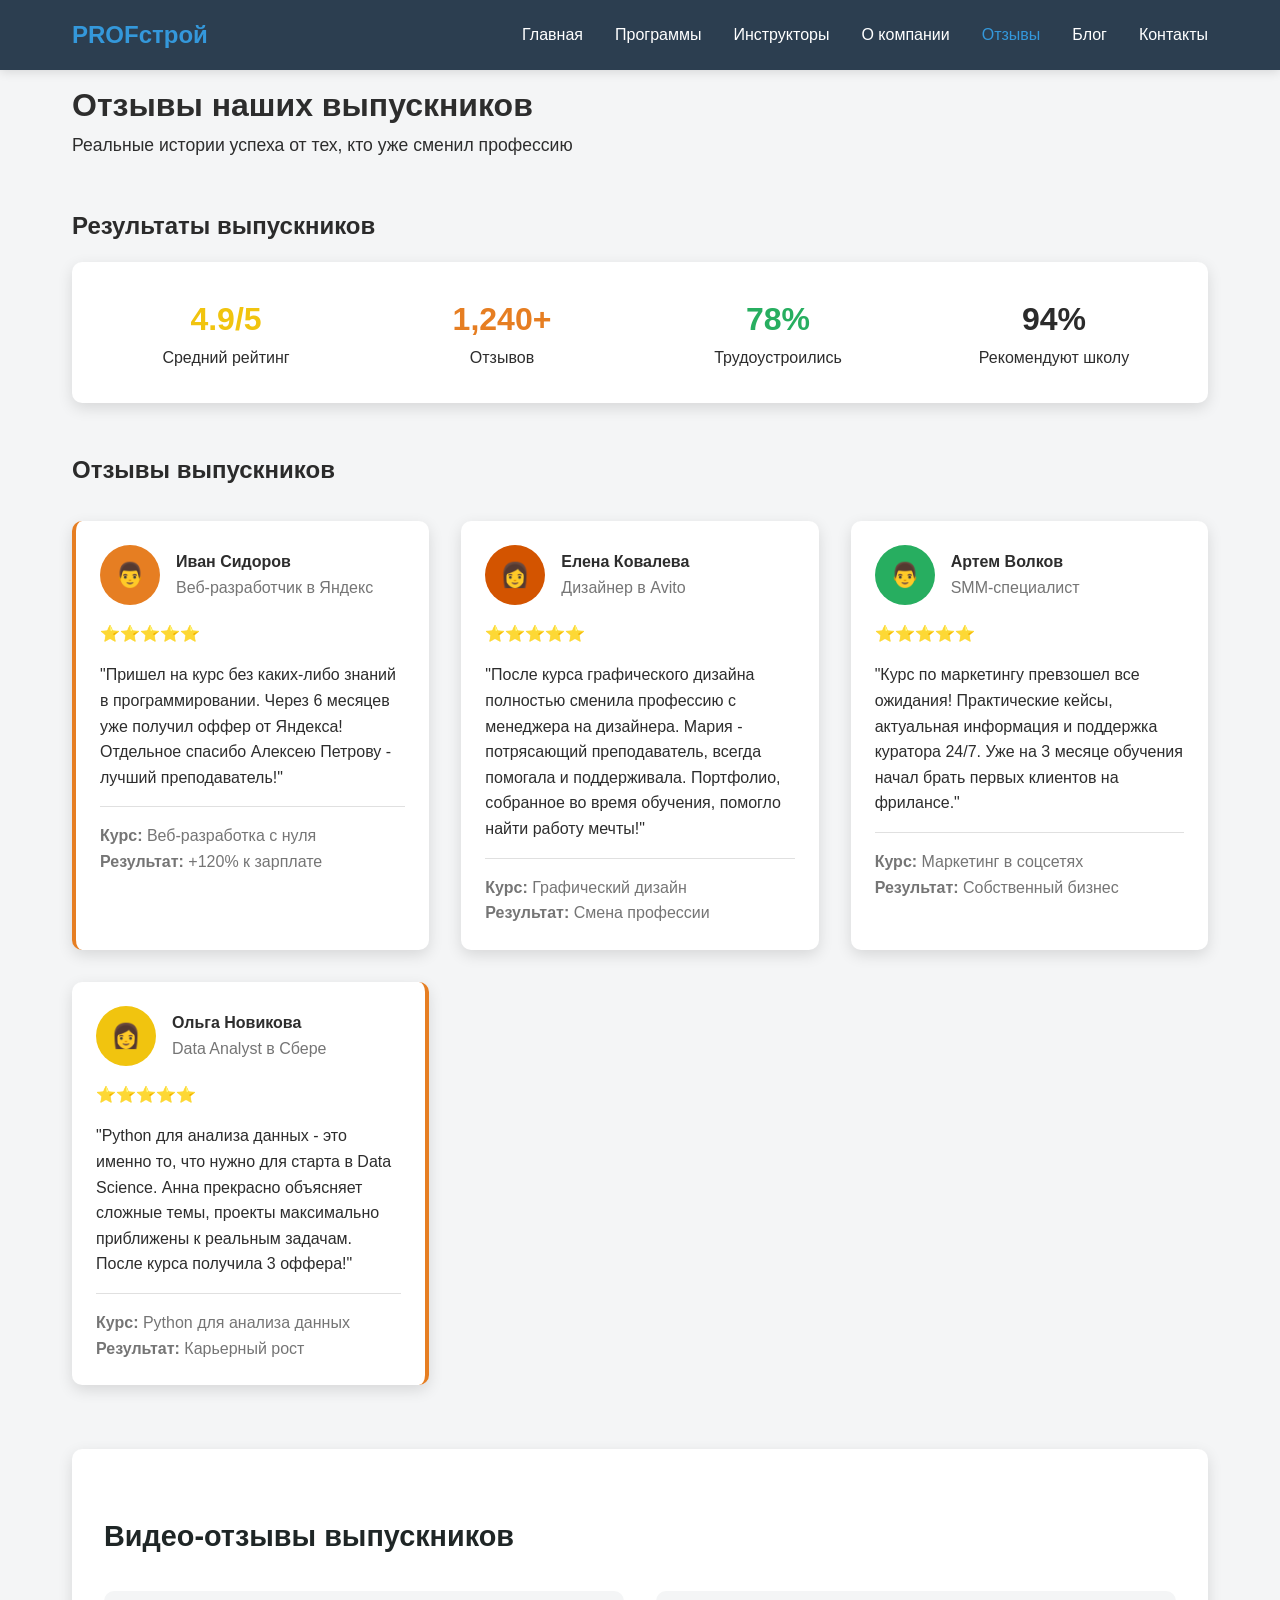
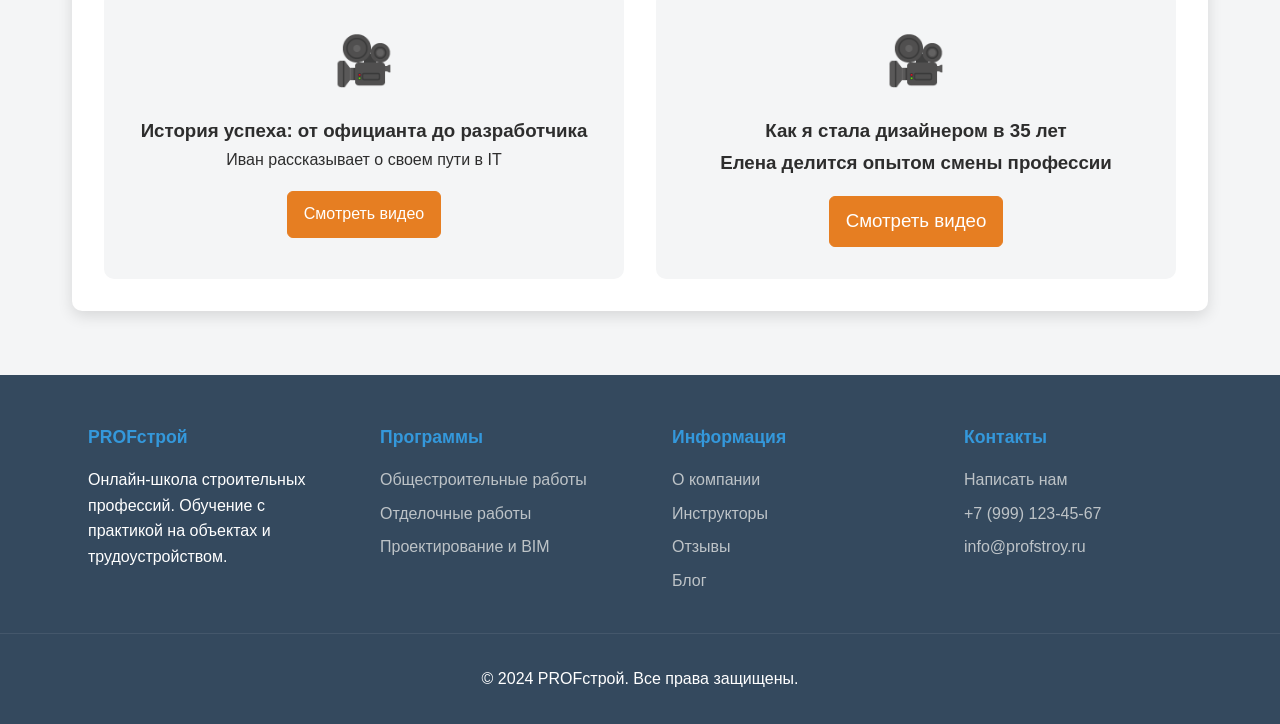
<file: reviews.html>
<!DOCTYPE html>
<html lang="ru">
<head>
    <meta charset="UTF-8">
    <meta name="viewport" content="width=device-width, initial-scale=1.0">
    <title>Отзывы - PROFстрой</title>
    <link rel="stylesheet" href="css/style.css">
    <!-- Внутренние стили (только цвета и связанные акценты) -->
    <link rel="stylesheet" href="css/reviews.css">
</head>
<body>
    <header class="header">
    <div class="nav-container">
        <a class="logo" href="index.html" aria-label="PROFстрой — на главную">PROFстрой</a>
        <nav aria-label="Основная навигация">
            <ul class="nav-menu">
                    <li><a href="index.html">Главная</a></li>
                    <li><a href="courses.html">Программы</a></li>
                    <li><a href="teachers.html">Инструкторы</a></li>
                    <li><a href="about.html">О компании</a></li>
                    <li><a href="reviews.html" class="active" aria-current="page">Отзывы</a></li>
                    <li><a href="blog.html">Блог</a></li>
                    <li><a href="contacts.html">Контакты</a></li>
            </ul>
        </nav>
    </div>
</header>

    <main class="main-content">
        <div class="container">
            <h1>Отзывы наших выпускников</h1>
            <p style="margin-bottom: 3rem; font-size: 1.1rem;">Реальные истории успеха от тех, кто уже сменил профессию</p>

            <!-- Статистика -->
            <h2 id="stats-title" style="margin: 0 0 1rem 0; color: var(--secondary-color);">Результаты выпускников</h2>
            <div class="stats-card">
                <div style="display: grid; grid-template-columns: repeat(auto-fit, minmax(150px, 1fr)); gap: 2rem; text-align: center;">
                    <div>
                        <div class="stat-primary">4.9/5</div>
                        <p>Средний рейтинг</p>
                    </div>
                    <div>
                        <div class="stat-accent">1,240+</div>
                        <p>Отзывов</p>
                    </div>
                    <div>
                        <div class="stat-success">78%</div>
                        <p>Трудоустроились</p>
                    </div>
                    <div>
                        <div class="stat-dark">94%</div>
                        <p>Рекомендуют школу</p>
                    </div>
                </div>
            </div>

            <!-- Отзывы -->
            <h2 id="reviews-title" style="margin: 2.5rem 0 1rem 0; color: var(--secondary-color);">Отзывы выпускников</h2>
            <div class="courses-grid">
                <!-- Отзыв 1 -->
                <div class="course-card">
                    <div style="display: flex; align-items: center; margin-bottom: 1rem;">
                        <div style="width: 60px; height: 60px; border-radius: 50%; display: flex; align-items: center; justify-content: center; color: white; font-size: 1.5rem; margin-right: 1rem;" class="avatar-primary">
                            👨
                        </div>
                        <div>
                            <h4 style="margin: 0;">Иван Сидоров</h4>
                            <p style="margin: 0; color: var(--muted-color);">Веб-разработчик в Яндекс</p>
                        </div>
                    </div>
                    <div class="stars">⭐⭐⭐⭐⭐</div>
                    <p>"Пришел на курс без каких-либо знаний в программировании. Через 6 месяцев уже получил оффер от Яндекса! Отдельное спасибо Алексею Петрову - лучший преподаватель!"</p>
                    <div class="content-separator">
                        <strong>Курс:</strong> Веб-разработка с нуля<br>
                        <strong>Результат:</strong> +120% к зарплате
                    </div>
                </div>

                <!-- Отзыв 2 -->
                <div class="course-card">
                    <div style="display: flex; align-items: center; margin-bottom: 1rem;">
                        <div style="width: 60px; height: 60px; border-radius: 50%; display: flex; align-items: center; justify-content: center; color: white; font-size: 1.5rem; margin-right: 1rem;" class="avatar-primary-dark">
                            👩
                        </div>
                        <div>
                            <h4 style="margin: 0;">Елена Ковалева</h4>
                            <p style="margin: 0; color: var(--muted-color);">Дизайнер в Avito</p>
                        </div>
                    </div>
                    <div class="stars">⭐⭐⭐⭐⭐</div>
                    <p>"После курса графического дизайна полностью сменила профессию с менеджера на дизайнера. Мария - потрясающий преподаватель, всегда помогала и поддерживала. Портфолио, собранное во время обучения, помогло найти работу мечты!"</p>
                    <div class="content-separator">
                        <strong>Курс:</strong> Графический дизайн<br>
                        <strong>Результат:</strong> Смена профессии
                    </div>
                </div>

                <!-- Отзыв 3 -->
                <div class="course-card">
                    <div style="display: flex; align-items: center; margin-bottom: 1rem;">
                        <div style="width: 60px; height: 60px; border-radius: 50%; display: flex; align-items: center; justify-content: center; color: white; font-size: 1.5rem; margin-right: 1rem;" class="avatar-success">
                            👨
                        </div>
                        <div>
                            <h4 style="margin: 0;">Артем Волков</h4>
                            <p style="margin: 0; color: var(--muted-color);">SMM-специалист</p>
                        </div>
                    </div>
                    <div class="stars">⭐⭐⭐⭐⭐</div>
                    <p>"Курс по маркетингу превзошел все ожидания! Практические кейсы, актуальная информация и поддержка куратора 24/7. Уже на 3 месяце обучения начал брать первых клиентов на фрилансе."</p>
                    <div class="content-separator">
                        <strong>Курс:</strong> Маркетинг в соцсетях<br>
                        <strong>Результат:</strong> Собственный бизнес
                    </div>
                </div>

                <!-- Отзыв 4 -->
                <div class="course-card">
                    <div style="display: flex; align-items: center; margin-bottom: 1rem;">
                        <div style="width: 60px; height: 60px; border-radius: 50%; display: flex; align-items: center; justify-content: center; color: #1f1f1f; font-size: 1.5rem; margin-right: 1rem;" class="avatar-accent">
                            👩
                        </div>
                        <div>
                            <h4 style="margin: 0;">Ольга Новикова</h4>
                            <p style="margin: 0; color: var(--muted-color);">Data Analyst в Сбере</p>
                        </div>
                    </div>
                    <div class="stars">⭐⭐⭐⭐⭐</div>
                    <p>"Python для анализа данных - это именно то, что нужно для старта в Data Science. Анна прекрасно объясняет сложные темы, проекты максимально приближены к реальным задачам. После курса получила 3 оффера!"</p>
                    <div class="content-separator">
                        <strong>Курс:</strong> Python для анализа данных<br>
                        <strong>Результат:</strong> Карьерный рост
                    </div>
                </div>
            </div>

            <!-- Видео-отзывы -->
            <section class="article" style="margin: 4rem 0;">
                <h2>Видео-отзывы выпускников</h2>
                <div style="display: grid; grid-template-columns: repeat(auto-fit, minmax(300px, 1fr)); gap: 2rem; margin-top: 2rem;">
                    <div class="video-block">
                        <div style="font-size: 3rem; margin-bottom: 1rem;">🎥</div>
                        <h3>История успеха: от официанта до разработчика</h3>
                        <p>Иван рассказывает о своем пути в IT</p>
                        <div class="btn">Смотреть видео</div>
                    </div>
                    <div class="video-block">
                        <div style="font-size: 3rem; margin-bottom: 1rem;">🎥</div>
                        <h3>Как я стала дизайнером в 35 лет</h3м>
                        <p>Елена делится опытом смены профессии</p>
                        <div class="btn">Смотреть видео</div>
                    </div>
                </div>
            </section>
        </div>
    </main>

    <footer class="footer">
    <div class="footer-content">
        <section class="footer-section" aria-labelledby="footer-brand-title">
            <h2 id="footer-brand-title">PROFстрой</h2>
            <p>Онлайн-школа строительных профессий. Обучение с практикой на объектах и трудоустройством.</p>
        </section>
        <section class="footer-section" aria-labelledby="footer-courses-title">
            <h2 id="footer-courses-title">Программы</h2>
            <a href="course-construction.html">Общестроительные работы</a>
            <a href="course-finishing.html">Отделочные работы</a>
            <a href="course-bim.html">Проектирование и BIM</a>
        </section>
        <section class="footer-section" aria-labelledby="footer-info-title">
            <h2 id="footer-info-title">Информация</h2>
            <a href="about.html">О компании</a>
            <a href="teachers.html">Инструкторы</a>
            <a href="reviews.html">Отзывы</a>
            <a href="blog.html">Блог</a>
        </section>
        <section class="footer-section" aria-labelledby="footer-contacts-title">
            <h2 id="footer-contacts-title">Контакты</h2>
            <address>
                <a href="contacts.html">Написать нам</a>
                <a href="tel:+79991234567">+7 (999) 123-45-67</a>
                <a href="mailto:info@profstroy.ru">info@profstroy.ru</a>
            </address>
        </section>
    </div>
    <div class="footer-bottom">
        <p>&copy; 2024 PROFстрой. Все права защищены.</p>
    </div>
</footer>
</body>
</html>
</file>
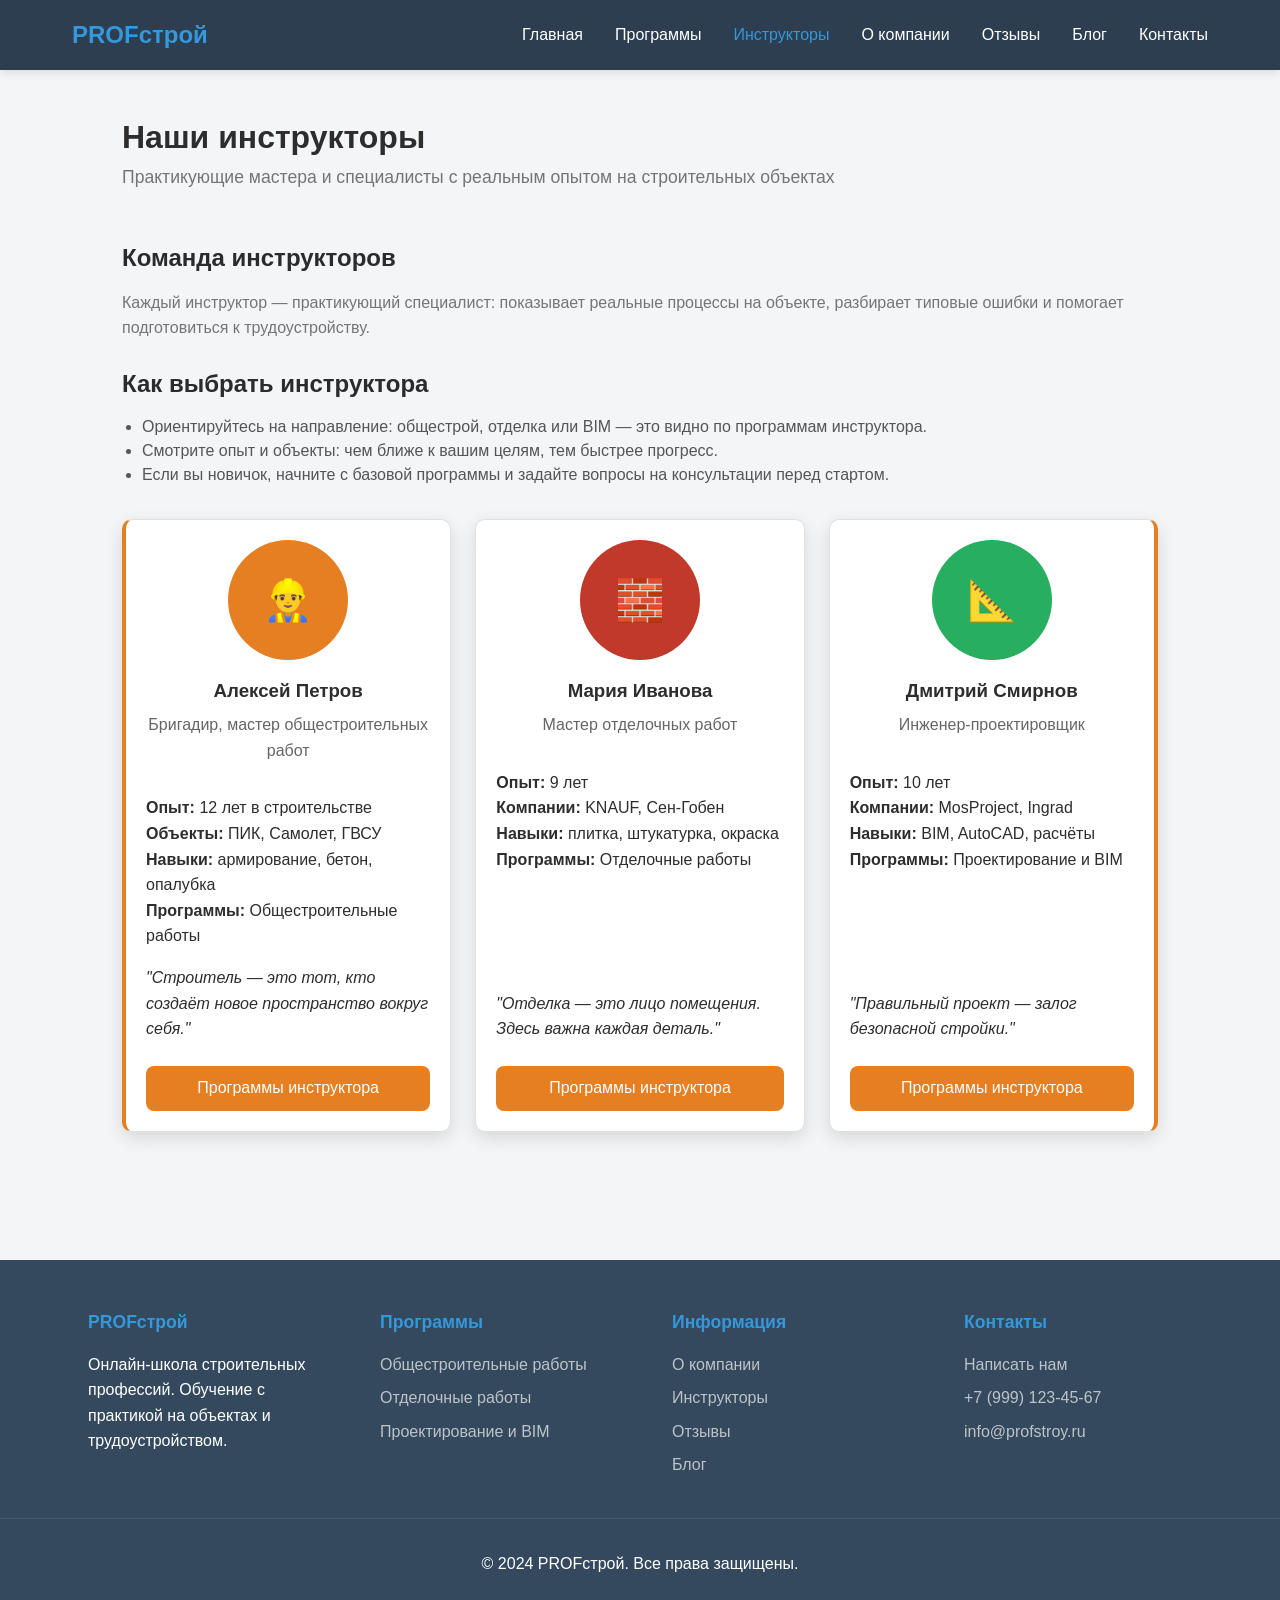
<file: teachers.html>
<!DOCTYPE html>
<html lang="ru">
<head>
    <meta charset="UTF-8">
    <meta name="viewport" content="width=device-width, initial-scale=1.0">
    <title>Инструкторы - PROFстрой</title>
    <link rel="stylesheet" href="css/style.css">
    <link rel="stylesheet" href="css/teachers.css">
</head>
<body>

<header class="header">
    <div class="nav-container">
        <a class="logo" href="index.html" aria-label="PROFстрой — на главную">PROFстрой</a>
        <nav aria-label="Основная навигация">
            <ul class="nav-menu">
                    <li><a href="index.html">Главная</a></li>
                    <li><a href="courses.html">Программы</a></li>
                    <li><a href="teachers.html" class="active" aria-current="page">Инструкторы</a></li>
                    <li><a href="about.html">О компании</a></li>
                    <li><a href="reviews.html">Отзывы</a></li>
                    <li><a href="blog.html">Блог</a></li>
                    <li><a href="contacts.html">Контакты</a></li>
            </ul>
        </nav>
    </div>
</header>

<main class="main-content">
    <div class="container">

        <h1>Наши инструкторы</h1>
        <p style="margin-bottom: 3rem; font-size: 1.1rem; color: var(--muted-color);">
            Практикующие мастера и специалисты с реальным опытом на строительных объектах
        </p>

        <h2 id="team-title" style="margin: 0 0 0.75rem 0; color: var(--secondary-color);">Команда инструкторов</h2>
        <p style="margin: 0 0 1.5rem 0; color: var(--muted-color);">Каждый инструктор — практикующий специалист: показывает реальные процессы на объекте, разбирает типовые ошибки и помогает подготовиться к трудоустройству.</p>

        <h2 id="choose-title" style="margin: 0 0 0.75rem 0; color: var(--secondary-color);">Как выбрать инструктора</h2>
        <ul style="margin:0 0 2rem 1.25rem; color:#555; line-height:1.5;">
            <li>Ориентируйтесь на направление: общестрой, отделка или BIM — это видно по программам инструктора.</li>
            <li>Смотрите опыт и объекты: чем ближе к вашим целям, тем быстрее прогресс.</li>
            <li>Если вы новичок, начните с базовой программы и задайте вопросы на консультации перед стартом.</li>
        </ul>

        <div class="courses-grid">

            <!-- Инструктор 1 -->
            <div class="course-card">
                <div class="instructor-top">
                    <div class="instructor-avatar" style="background:#e67e22;">👷‍♂️</div>
                    <h3>Алексей Петров</h3>
                    <p class="lead">Бригадир, мастер общестроительных работ</p>
                </div>

                <div class="course-details">
                    <p><strong>Опыт:</strong> 12 лет в строительстве</p>
                    <p><strong>Объекты:</strong> ПИК, Самолет, ГВСУ</p>
                    <p><strong>Навыки:</strong> армирование, бетон, опалубка</p>
                    <p><strong>Программы:</strong> Общестроительные работы</p>
                </div>

                <div>
                    <p class="quote">"Строитель — это тот, кто создаёт новое пространство вокруг себя."</p>
                    <a href="course-construction.html" class="btn">Программы инструктора</a>
                </div>
            </div>

            <!-- Инструктор 2 -->
            <div class="course-card">
                <div class="instructor-top">
                    <div class="instructor-avatar" style="background:#c0392b;">🧱</div>
                    <h3>Мария Иванова</h3>
                    <p class="lead">Мастер отделочных работ</p>
                </div>

                <div class="course-details">
                    <p><strong>Опыт:</strong> 9 лет</p>
                    <p><strong>Компании:</strong> KNAUF, Сен-Гобен</p>
                    <p><strong>Навыки:</strong> плитка, штукатурка, окраска</p>
                    <p><strong>Программы:</strong> Отделочные работы</p>
                </div>

                <div>
                    <p class="quote">"Отделка — это лицо помещения. Здесь важна каждая деталь."</p>
                    <a href="course-finishing.html" class="btn">Программы инструктора</a>
                </div>
            </div>

            <!-- Инструктор 3 -->
            <div class="course-card">
                <div class="instructor-top">
                    <div class="instructor-avatar" style="background:#27ae60;">📐</div>
                    <h3>Дмитрий Смирнов</h3>
                    <p class="lead">Инженер-проектировщик</p>
                </div>

                <div class="course-details">
                    <p><strong>Опыт:</strong> 10 лет</p>
                    <p><strong>Компании:</strong> MosProject, Ingrad</p>
                    <p><strong>Навыки:</strong> BIM, AutoCAD, расчёты</p>
                    <p><strong>Программы:</strong> Проектирование и BIM</p>
                </div>

                <div>
                    <p class="quote">"Правильный проект — залог безопасной стройки."</p>
                    <a href="course-bim.html" class="btn">Программы инструктора</a>
                </div>
            </div>

        </div>
    </div>
</main>

<footer class="footer">
    <div class="footer-content">
        <section class="footer-section" aria-labelledby="footer-brand-title">
            <h2 id="footer-brand-title">PROFстрой</h2>
            <p>Онлайн-школа строительных профессий. Обучение с практикой на объектах и трудоустройством.</p>
        </section>
        <section class="footer-section" aria-labelledby="footer-courses-title">
            <h2 id="footer-courses-title">Программы</h2>
            <a href="course-construction.html">Общестроительные работы</a>
            <a href="course-finishing.html">Отделочные работы</a>
            <a href="course-bim.html">Проектирование и BIM</a>
        </section>
        <section class="footer-section" aria-labelledby="footer-info-title">
            <h2 id="footer-info-title">Информация</h2>
            <a href="about.html">О компании</a>
            <a href="teachers.html">Инструкторы</a>
            <a href="reviews.html">Отзывы</a>
            <a href="blog.html">Блог</a>
        </section>
        <section class="footer-section" aria-labelledby="footer-contacts-title">
            <h2 id="footer-contacts-title">Контакты</h2>
            <address>
                <a href="contacts.html">Написать нам</a>
                <a href="tel:+79991234567">+7 (999) 123-45-67</a>
                <a href="mailto:info@profstroy.ru">info@profstroy.ru</a>
            </address>
        </section>
    </div>
    <div class="footer-bottom">
        <p>&copy; 2024 PROFстрой. Все права защищены.</p>
    </div>
</footer>

</body>
</html>
</file>
<file: css/style.css>
/* === Кастомные свойства (CSS variables) - вынесены наверх === */
:root {
    --primary-color: #3498db;        /* основной акцент (синий) */
    --primary-color-dark: #2980b9;   /* hover для primary */
    --secondary-color: #2c3e50;      /* фон шапки (тёмно-синий/серый) */
    --footer-bg: #34495e;            /* фон подвала (немного другая тональность) */
    --nav-bg: #2c3e50;               /* единый фон навигации */
    --nav-link-color: #ffffff;       /* единый цвет ссылок навигации */
    --nav-link-hover: #3498db;       /* единый цвет hover/active в навигации */
    --footer-bg-unified: #34495e;    /* единый фон подвала */
    --footer-link-color: #bdc3c7;    /* единый цвет ссылок подвала */
    --footer-link-hover: #3498db;    /* единый hover ссылок подвала */
    --accent-color: #e74c3c;         /* акцент (красный) */
    --accent-color-dark: #c0392b;    /* hover для accent */
    --text-color: #333333;           /* основной текст */
    --background-color: #f8f9fa;     /* фон страницы */
    --muted-color: #7f8c8d;          /* подсказки и второстепенный текст */
    --muted-light: #bdc3c7;          /* вторичные ссылки */
    --border-color: #ecf0f1;         /* светлая граница */
    --shadow: rgba(0,0,0,0.1);       /* тень карточек */
    --success-color: #27ae60;        /* зелёный (успех) */
    --success-color-dark: #229954;   /* hover success */
    --warning-bg: #fff3cd;           /* предупреждение */
    --warning-border: #ffeaa7;       /* граница предупреждения */
    --hero-start: #667eea;           /* старт градиента героя */
    --hero-end: #764ba2;             /* конец градиента героя */
}

/* Сброс стилей и базовые настройки */
* {
    margin: 0;
    padding: 0;
    box-sizing: border-box;
}

body {
    font-family: 'Arial', sans-serif;
    line-height: 1.6;
    color: var(--text-color);
    background-color: var(--background-color);
}

/* Шапка */
.header {
    background: var(--nav-bg);
    color: var(--nav-link-color);
    padding: 1rem 0;
    position: fixed;
    width: 100%;
    top: 0;
    z-index: 1000;
    box-shadow: 0 2px 10px var(--shadow);
}

.nav-container {
    max-width: 1200px;
    margin: 0 auto;
    display: flex;
    justify-content: space-between;
    align-items: center;
    padding: 0 2rem;
}

.logo {
    font-size: 1.5rem;
    font-weight: bold;
    color: var(--nav-link-hover);
}

.nav-menu {
    display: flex;
    list-style: none;
    gap: 2rem;
}

    .nav-menu a {
        color: var(--nav-link-color);
        text-decoration: none;
        transition: color 0.3s;
        font-weight: 500;
    }

        .nav-menu a:hover {
            color: var(--nav-link-hover);
        }

/* Основной контент */
.main-content {
    margin-top: 80px;
    min-height: calc(100vh - 160px);
}

.container {
    max-width: 1200px;
    margin: 0 auto;
    padding: 0 2rem;
}

/* Подвал */
.footer {
    background: var(--footer-bg-unified);
    color: white;
    padding: 3rem 0 2rem;
    margin-top: 4rem;
}

.footer-content {
    display: grid;
    grid-template-columns: repeat(4, 1fr);
    gap: 2rem;
    max-width: 1200px;
    margin: 0 auto;
    padding: 0 2rem;
}

.footer-section h3 {
    margin-bottom: 1rem;
    color: var(--footer-link-hover);
}

.footer-section a {
    color: var(--footer-link-color);
    text-decoration: none;
    display: block;
    margin-bottom: 0.5rem;
}

    .footer-section a:hover {
        color: var(--footer-link-hover);
    }

.footer-bottom {
    text-align: center;
    margin-top: 2rem;
    padding-top: 2rem;
    border-top: 1px solid rgba(255,255,255,0.08);
}

/* Кнопки */
.btn {
    display: inline-block;
    background: var(--primary-color);
    color: white;
    padding: 0.75rem 1.5rem;
    text-decoration: none;
    border-radius: 5px;
    border: none;
    cursor: pointer;
    transition: all 0.3s;
    font-weight: 500;
}

    .btn:hover {
        background: var(--primary-color-dark);
        transform: translateY(-2px);
    }

.btn-primary {
    background: var(--accent-color);
}

    .btn-primary:hover {
        background: var(--accent-color-dark);
    }

/* Карточки */
.courses-grid {
    display: grid;
    grid-template-columns: repeat(auto-fit, minmax(350px, 1fr));
    gap: 2rem;
    margin: 2rem 0;
}

.course-card {
    background: white;
    border-radius: 10px;
    padding: 1.5rem;
    box-shadow: 0 5px 15px var(--shadow);
    transition: transform 0.3s, box-shadow 0.3s;
}

    .course-card:hover {
        transform: translateY(-5px);
        box-shadow: 0 10px 25px rgba(0,0,0,0.15);
    }

.course-price {
    font-size: 1.5rem;
    font-weight: bold;
    color: var(--accent-color);
    margin: 1rem 0;
}

/* Таблицы */
.table {
    width: 100%;
    border-collapse: collapse;
    margin: 2rem 0;
    background: white;
    border-radius: 8px;
    overflow: hidden;
    box-shadow: 0 5px 15px var(--shadow);
}

    .table th,
    .table td {
        padding: 1rem;
        text-align: left;
        border-bottom: 1px solid var(--border-color);
    }

    .table th {
        background: var(--footer-bg);
        color: white;
        font-weight: 600;
    }

    .table tr:hover {
        background: var(--background-color);
    }

/* Статьи и текст */
.article {
    background: white;
    padding: 2rem;
    border-radius: 10px;
    box-shadow: 0 5px 15px var(--shadow);
    margin: 2rem 0;
}

    .article h1 {
        color: var(--secondary-color);
        margin-bottom: 1rem;
        font-size: 2.5rem;
    }

    .article h2 {
        color: var(--footer-bg);
        margin: 2rem 0 1rem 0;
        font-size: 1.8rem;
    }

    .article p {
        margin-bottom: 1rem;
        line-height: 1.8;
    }

    .article ul, .article ol {
        margin: 1rem 0 1rem 2rem;
    }

    .article li {
        margin-bottom: 0.5rem;
    }

/* Герой-секция */
.hero {
    background: linear-gradient(135deg, var(--hero-start) 0%, var(--hero-end) 100%);
    color: white;
    padding: 6rem 0;
    text-align: center;
    margin-bottom: 3rem;
}

    .hero h1 {
        font-size: 3.5rem;
        margin-bottom: 1.5rem;
    }

    .hero p {
        font-size: 1.3rem;
        margin-bottom: 2rem;
        opacity: 0.9;
    }

/* БЛОК ПРЕИМУЩЕСТВ */
.features-section {
    margin: 4rem 0;
    text-align: center;
}

    .features-section h2 {
        color: var(--secondary-color);
        font-size: 2.2rem;
        margin-bottom: 3rem;
        text-align: center;
    }

.features-grid {
    display: grid;
    grid-template-columns: repeat(3, 1fr);
    gap: 2rem;
    align-items: start;
}

.feature-card {
    text-align: center;
    padding: 2.5rem 2rem;
    background: white;
    border-radius: 10px;
    box-shadow: 0 5px 15px var(--shadow);
    transition: transform 0.3s, box-shadow 0.3s;
    height: 100%;
    display: flex;
    flex-direction: column;
    justify-content: flex-start;
}

    .feature-card:hover {
        transform: translateY(-5px);
        box-shadow: 0 10px 25px rgba(0,0,0,0.15);
    }

.feature-icon {
    font-size: 3.5rem;
    margin-bottom: 1.5rem;
    color: var(--primary-color);
}

.feature-card h3 {
    margin: 1rem 0;
    color: var(--secondary-color);
    font-size: 1.4rem;
    font-weight: 600;
}

.feature-card p {
    color: #666;
    line-height: 1.6;
    flex-grow: 1;
}

/* Фильтры */
.filters-sidebar {
    background: white;
    padding: 1.5rem;
    border-radius: 10px;
    box-shadow: 0 5px 15px var(--shadow);
    margin-bottom: 2rem;
}

.filter-group {
    margin-bottom: 1.5rem;
}

    .filter-group label {
        display: block;
        margin-bottom: 0.5rem;
        font-weight: bold;
        color: var(--secondary-color);
    }

    .filter-group select {
        width: 100%;
        padding: 0.75rem;
        border: 2px solid var(--border-color);
        border-radius: 5px;
        font-size: 1rem;
    }

/* Двухколоночный layout */
.two-column-layout {
    display: grid;
    grid-template-columns: 300px 1fr;
    gap: 3rem;
    margin: 2rem 0;
}

/* Стили для сортировки */
.sorting-active {
    background: var(--primary-color) !important;
    color: white !important;
}

.course-hidden {
    display: none;
}

.loading {
    opacity: 0.6;
    pointer-events: none;
}

/* Стили для кнопок сортировки */
.sort-buttons {
    display: flex;
    gap: 0.5rem;
    margin-bottom: 1rem;
    flex-wrap: wrap;
}

.sort-btn {
    background: #ecf0f1;
    border: 2px solid #bdc3c7;
    padding: 0.5rem 1rem;
    border-radius: 5px;
    cursor: pointer;
    transition: all 0.3s;
}

    .sort-btn:hover {
        background: #d5dbdb;
    }

    .sort-btn.active {
        background: var(--primary-color);
        color: white;
        border-color: var(--primary-color);
    }

/* Стили для счетчика */
.courses-count {
    background: var(--primary-color);
    color: white;
    padding: 0.25rem 0.75rem;
    border-radius: 15px;
    font-size: 0.9rem;
    margin-left: 0.5rem;
}

/* Адаптивность */
@media (max-width: 768px) {
    .nav-menu {
        flex-direction: column;
        gap: 1rem;
    }

    .two-column-layout {
        grid-template-columns: 1fr;
    }

    .footer-content {
        grid-template-columns: 1fr;
        text-align: center;
    }

    .hero h1 {
        font-size: 2.5rem;
    }

    .courses-grid {
        grid-template-columns: 1fr;
    }

    /* Адаптивность для блока преимуществ */
    .features-grid {
        grid-template-columns: 1fr;
        gap: 1.5rem;
    }

    .feature-card {
        padding: 2rem 1.5rem;
    }

    .feature-icon {
        font-size: 3rem;
    }
}

@media (max-width: 480px) {
    .container {
        padding: 0 1rem;
    }

    .nav-container {
        padding: 0 1rem;
    }

    .hero {
        padding: 4rem 0;
    }

        .hero h1 {
            font-size: 2rem;
        }

        .hero p {
            font-size: 1.1rem;
        }

    .feature-card {
        padding: 1.5rem 1rem;
    }

    .sort-buttons {
        flex-direction: column;
    }

    .sort-btn {
        text-align: center;
    }
}

/* Псевдоклассы */
a:hover {
    color: var(--primary-color);
}

input:focus, select:focus, textarea:focus {
    border-color: var(--primary-color);
    box-shadow: 0 0 0 2px rgba(52, 152, 219, 0.2);
}

.btn:disabled {
    background: #bdc3c7;
    cursor: not-allowed;
    transform: none;
}

    .btn:disabled:hover {
        background: #bdc3c7;
        transform: none;
    }

/* Структурные псевдоклассы */
.course-card:first-child {
    border-left: 4px solid var(--primary-color);
}

.course-card:last-child {
    border-right: 4px solid var(--primary-color);
}

.table tr:nth-child(even) {
    background: var(--background-color);
}

/* Идентификаторы с специфичными стилями */
#coursesCount {
    font-weight: bold;
    color: var(--accent-color);
}

#noCoursesMessage {
    background: var(--warning-bg);
    border: 1px solid var(--warning-border);
}

#applyFilters {
    background: var(--success-color);
}

    #applyFilters:hover {
        background: var(--success-color-dark);
    }

#resetFilters {
    background: #95a5a6;
}

    #resetFilters:hover {
        background: #7f8c8d;
    }

/* Дочерние и соседние селекторы */
.footer-content > .footer-section {
    padding: 0 1rem;
}

.nav-menu li + li {
    margin-left: 0;
}

/* Атрибутные селекторы */
input[type="email"], input[type="text"], input[type="tel"] {
    font-family: inherit;
}

select[multiple] {
    height: auto;
}

/* Псевдоэлементы */
.course-price::before {
    content: "💰 ";
}

.feature-card h3::after {
    content: "";
    display: block;
    width: 50px;
    height: 3px;
    background: var(--primary-color);
    margin: 0.5rem auto;
}

.hero h1::first-letter {
    font-size: 4rem;
    color: var(--primary-color);
}

/* Медиа-запросы для адаптивности */
@media (max-width: 1200px) {
    .container {
        max-width: 100%;
        padding: 0 1rem;
    }
}

@media (max-width: 992px) {
    .two-column-layout {
        grid-template-columns: 250px 1fr;
    }
}

/* Анимации и переходы */
@keyframes slideIn {
    from {
        opacity: 0;
        transform: translateY(20px);
    }

    to {
        opacity: 1;
        transform: translateY(0);
    }
}

.course-card {
    animation: slideIn 0.5s ease-out;
}

/* Стили для формы */
.form-group {
    margin-bottom: 1.5rem;
    position: relative;
}

    .form-group label {
        display: block;
        margin-bottom: 0.5rem;
        font-weight: bold;
        color: var(--secondary-color);
    }

    .form-group input,
    .form-group select,
    .form-group textarea {
        width: 100%;
        padding: 0.75rem;
        border: 2px solid var(--border-color);
        border-radius: 5px;
        font-size: 1rem;
        transition: border-color 0.3s, box-shadow 0.3s;
        font-family: inherit;
    }

        .form-group input:focus,
        .form-group select:focus,
        .form-group textarea:focus {
            border-color: var(--primary-color);
            box-shadow: 0 0 0 2px rgba(52, 152, 219, 0.2);
            outline: none;
        }

        .form-group input.error,
        .form-group select.error,
        .form-group textarea.error {
            border-color: var(--accent-color);
            box-shadow: 0 0 0 2px rgba(231, 76, 60, 0.2);
        }

        .form-group input.success,
        .form-group select.success,
        .form-group textarea.success {
            border-color: var(--success-color);
            box-shadow: 0 0 0 2px rgba(39, 174, 96, 0.2);
        }

/* Подсказки */
.hint {
    font-size: 0.8rem;
    color: var(--muted-color);
    margin-top: 0.25rem;
    margin-bottom: 0.25rem;
    line-height: 1.4;
}

/* Сообщения об ошибках */
.error-message {
    font-size: 0.8rem;
    color: var(--accent-color);
    margin-top: 0.25rem;
    min-height: 1rem;
    line-height: 1.4;
}

/* Индикатор загрузки */
.loading {
    opacity: 0.6;
    pointer-events: none;
    position: relative;
}

    .loading::after {
        content: "";
        position: absolute;
        top: 50%;
        left: 50%;
        width: 20px;
        height: 20px;
        margin: -10px 0 0 -10px;
        border: 2px solid #f3f3f3;
        border-top: 2px solid var(--primary-color);
        border-radius: 50%;
        animation: spin 1s linear infinite;
    }

@keyframes spin {
    0% {
        transform: rotate(0deg);
    }

    100% {
        transform: rotate(360deg);
    }
}

/* Сообщение об успехе */
.success-message {
    background: #d4edda;
    color: #155724;
    padding: 1rem;
    border-radius: 5px;
    border: 1px solid #c3e6cb;
    margin-top: 1rem;
    text-align: center;
}

/* Защита дубликатов стилей (оставлено специально) */
.btn:disabled {
    background: #bdc3c7 !important;
    cursor: not-allowed !important;
    transform: none !important;
}
    .btn:disabled:hover {
        background: #bdc3c7 !important;
        transform: none !important;
    }


.logo {
    text-decoration: none;
}

.nav-menu a.active {
    color: var(--nav-link-hover);
}

.footer-section h2 {
    margin-bottom: 1rem;
    color: var(--footer-link-hover);
    font-size: 1.1rem;
}

.footer-section address {
    font-style: normal;
}
</file>
<file: css/index.css>
/* --- Цветовая схема: строительная / индустриальная --- */
        :root{
            --primary-color: #e67e22;        /* строительный оранжевый (акцент) */
            --primary-color-dark: #d35400;   /* hover для акцента */
            --secondary-color: #2b2b2b;      /* индустриальный тёмный (заголовки, хедер) */
            --footer-bg: #1f2626;            /* подвал, чуть глубже */
            --accent-color: #f1c40f;         /* строительный жёлтый (выделения/бейджи) */
            --accent-color-dark: #d4ac0d;
            --text-color: #2d2d2d;
            --background-color: #f4f5f6;
            --muted-color: #757575;
            --border-color: #e0e0e0;
            --shadow: rgba(0,0,0,0.12);
            --success-color: #27ae60;
        }

        /* Уникальные стили для главной страницы (оставлены как в твоём файле) */
        .hero {
            background: linear-gradient(135deg, var(--secondary-color) 0%, var(--primary-color) 100%);
            position: relative;
            overflow: hidden;
            color: #ffffff;
        }

        .hero::before {
            content: "";
            position: absolute;
            top: 0;
            left: 0;
            right: 0;
            bottom: 0;
            background: url('data:image/svg+xml,<svg xmlns="http://www.w3.org/2000/svg" viewBox="0 0 100 100"><circle cx="50" cy="50" r="2" fill="white" opacity="0.06"/></svg>');
            background-size: 50px 50px;
            mix-blend-mode: overlay;
        }

        .feature-card {
            border: 2px solid var(--primary-color);
            position: relative;
        }

        .feature-card::after {
            content: "🦺";
            position: absolute;
            top: -10px;
            right: -10px;
            background: var(--accent-color);
            color: #1f1f1f;
            border-radius: 50%;
            width: 30px;
            height: 30px;
            display: flex;
            align-items: center;
            justify-content: center;
            font-size: 0.9rem;
            box-shadow: 0 2px 6px rgba(0,0,0,0.12);
        }

        .btn-primary {
            animation: pulse 2s infinite;
            background: var(--primary-color);
            color: #fff;
            border-color: var(--primary-color);
        }

        .btn-primary:hover {
            background: var(--primary-color-dark);
            border-color: var(--primary-color-dark);
        }

        @keyframes pulse {
            0% { transform: scale(1); }
            50% { transform: scale(1.05); }
            100% { transform: scale(1); }
        }

        .features-section h2 {
            color: var(--primary-color);
            text-decoration: underline;
            text-underline-offset: 10px;
        }

        /* Оставляем хедер/логотип/меню как в исходнике (без принудительных переопределений) */

        .course-card { background: #ffffff; color: var(--text-color); }
        .course-price { color: var(--primary-color); font-weight: 700; }
        .table th { background: var(--footer-bg); color: #fff; }

        .btn { background: var(--primary-color); color: #fff; border-color: var(--primary-color); }
        .btn:hover { background: var(--primary-color-dark); }

        .hint { color: var(--muted-color); }
        .feature-icon { color: var(--secondary-color); }

        /* -------- Стили кнопки "Наверх" (минимальные, не трогают палитру) -------- */
        .scroll-top-btn {
            position: fixed;
            right: 18px;
            top: 50%;
            transform: translateY(-50%);
            z-index: 1000;
            width: 48px;
            height: 48px;
            border-radius: 50%;
            border: none;
            display: none;
            align-items: center;
            justify-content: center;
            background: var(--primary-color);
            color: #ffffff;
            box-shadow: 0 6px 18px rgba(0,0,0,0.16);
            cursor: pointer;
            font-size: 1.05rem;
            transition: transform 0.18s ease, opacity 0.18s ease;
        }
        .scroll-top-btn.visible {
            display: flex;
            opacity: 1;
        }
        .scroll-top-btn:hover {
            transform: translateY(-50%) scale(1.06);
            background: var(--primary-color-dark);
        }
        .scroll-top-btn:focus {
            outline: 3px solid var(--accent-color);
            outline-offset: 3px;
        }
        @media (max-width: 700px) {
            .scroll-top-btn {
                top: auto;
                bottom: 18px;
                transform: none;
            }
        }
</file>
<file: css/about.css>
:root{
            --primary-color: #e67e22;
            --primary-color-dark: #d35400;
            --secondary-color: #2b2b2b;
            --footer-bg: #1f2626;
            --accent-color: #f1c40f;
            --accent-color-dark: #d4ac0d;
            --text-color: #2d2d2d;
            --background-color: #f4f5f6;
            --muted-color: #757575;
            --border-color: #e0e0e0;
            --shadow: rgba(0,0,0,0.12);
            --success-color: #27ae60;
        }



        .btn { background: var(--primary-color); color: #fff; border-color: var(--primary-color); }
        .btn:hover { background: var(--primary-color-dark); }

        h1, h2, h3 { color: var(--secondary-color); }
        .about-section { margin: 3rem 0; }
        .about-section p { color: var(--text-color); line-height: 1.7; }

        .table th { background: var(--footer-bg) !important; color: #fff !important; }
</file>
<file: css/blog.css>
/* --- Цветовая схема: строительная / индустриальная --- */
        :root{
            --primary-color: #e67e22;        /* строительный оранжевый (акцент) */
            --primary-color-dark: #d35400;   /* hover для акцента */
            --secondary-color: #2b2b2b;      /* индустриальный тёмный (заголовки, хедер) */
            --footer-bg: #1f2626;            /* подвал, чуть глубже */
            --accent-color: #f1c40f;         /* строительный жёлтый (выделения/бейджи) */
            --accent-color-dark: #d4ac0d;
            --text-color: #2d2d2d;
            --background-color: #f4f5f6;
            --muted-color: #757575;
            --border-color: #e0e0e0;
            --shadow: rgba(0,0,0,0.12);
            --success-color: #27ae60;
        }

        /* Базовые сбросы и контейнеры */
        * { box-sizing: border-box; }
        body {
            font-family: Inter, "Segoe UI", Roboto, "Helvetica Neue", Arial, sans-serif;
            background: var(--background-color);
            color: var(--text-color);
            margin: 0;
            -webkit-font-smoothing: antialiased;
            -moz-osx-font-smoothing: grayscale;
        }
        .container { max-width: 1100px; margin: 0 auto; padding: 2rem; }

        /* Хедер — как в оригинале */
        nav ul { 
            display: flex; 
            gap: 1rem; 
            list-style: none; 
            padding: 0; 
            margin: 0; 
            align-items: center; 
        }

        /* Заголовок страницы */
        h1 { margin: 1.25rem 0 0.5rem 0; color: var(--secondary-color); font-size: 2rem; }
        .intro { color: var(--muted-color); margin-bottom: 1.5rem; font-size: 1.05rem; }

        /* Карточки статей / сетка */
        .courses-grid {
            display: grid;
            grid-template-columns: repeat(auto-fit, minmax(260px, 1fr));
            gap: 1.25rem;
            margin-top: 1.5rem;
        }
        .course-card {
            background: #ffffff;
            border: 1px solid var(--border-color);
            border-radius: 10px;
            padding: 1rem;
            box-shadow: 0 4px 14px var(--shadow);
            display: flex;
            flex-direction: column;
            min-height: 360px;
        }

        .card-hero {
            height: 200px;
            border-radius: 8px;
            margin-bottom: 1rem;
            display: flex;
            align-items: center;
            justify-content: center;
            color: white;
            font-size: 3rem;
            box-shadow: 0 6px 18px rgba(0,0,0,0.08);
        }
        .card-hero.icon-1 { background: linear-gradient(135deg, var(--secondary-color) 0%, var(--primary-color) 100%); }
        .card-hero.icon-2 { background: linear-gradient(135deg, #f093fb 0%, #f5576c 100%); }
        .card-hero.icon-3 { background: linear-gradient(135deg, #4facfe 0%, #00f2fe 100%); }

        .course-card h3 { margin: 0 0 0.5rem 0; color: var(--secondary-color); font-size: 1.15rem; }
        .course-card p.meta { color: var(--muted-color); margin: 0 0 0.75rem 0; font-size: 0.95rem; }
        .course-card p.lead-text { color: #555; flex-grow: 1; }

        .badge {
            display: inline-block;
            background: #ecf0f1;
            padding: 0.25rem 0.75rem;
            border-radius: 15px;
            font-size: 0.9rem;
        }

        /* Кнопки */
        .btn {
            display: inline-block;
            padding: 0.6rem 1rem;
            border-radius: 8px;
            text-decoration: none;
            text-align: center;
            border: 1px solid var(--primary-color);
            background: var(--primary-color);
            color: #fff;
            font-weight: 600;
        }
        .btn:hover { background: var(--primary-color-dark); border-color: var(--primary-color-dark); }

        /* Популярные темы */
        .topics { display: flex; gap: 0.75rem; flex-wrap: wrap; margin-top: 1rem; }
        .topic-pill { padding: 0.45rem 0.9rem; border-radius: 20px; text-decoration: none; color: #fff; font-weight: 600; }
        .pill-1 { background: var(--primary-color); }
        .pill-2 { background: #e74c3c; }
        .pill-3 { background: #2ecc71; }
        .pill-4 { background: #9b59b6; }
        .pill-5 { background: #34495e; }

        /* Таблицы / футер */

        /* Небольшая адаптивность */
        @media (max-width: 700px) {
            .container { padding: 1rem; }
            .card-hero { height: 160px; font-size: 2.5rem; }
        }
</file>
<file: css/contacts.css>
/* --- Цветовая схема: строительная / индустриальная --- */
        :root{
            --primary-color: #e67e22;        /* строительный оранжевый (акцент) */
            --primary-color-dark: #d35400;   /* hover для акцента */
            --secondary-color: #2b2b2b;      /* индустриальный тёмный (заголовки, хедер) */
            --footer-bg: #1f2626;            /* подвал, чуть глубже */
            --accent-color: #f1c40f;         /* строительный жёлтый (бейджи/логотип) */
            --accent-color-dark: #d4ac0d;
            --text-color: #2d2d2d;
            --background-color: #f4f5f6;
            --muted-color: #757575;
            --border-color: #e0e0e0;
            --shadow: rgba(0,0,0,0.12);
            --success-color: #27ae60;
        }

        /* Базовые сбросы и контейнеры */
        * { box-sizing: border-box; }
        body {
            font-family: Inter, "Segoe UI", Roboto, "Helvetica Neue", Arial, sans-serif;
            background: var(--background-color);
            color: var(--text-color);
            margin: 0;
            -webkit-font-smoothing: antialiased;
            -moz-osx-font-smoothing: grayscale;
            line-height: 1.45;
        }
        .container { max-width: 1100px; margin: 0 auto; padding: 2rem; }

        /* Хедер — точь-в-точь как на главной */
        nav ul { display: flex; gap: 1rem; list-style: none; padding: 0; margin: 0; align-items: center; }

        /* Страница хедер / вводный блок */
        .page-header {
            background: linear-gradient(135deg, var(--secondary-color) 0%, var(--primary-color) 100%);
            color: #fff;
            padding: 2rem;
            border-radius: 10px;
            margin-bottom: 1.25rem;
            box-shadow: 0 8px 24px rgba(0,0,0,0.08);
        }
        .page-header h1 { margin: 0 0 0.5rem 0; font-size: 1.6rem; }
        .page-header p { margin: 0; color: rgba(255,255,255,0.9); }

        /* Двухколоночная верстка */
        .two-column-layout { display: grid; grid-template-columns: 1fr 420px; gap: 1.5rem; align-items: start; margin-top: 1.5rem; }
        @media (max-width: 880px) {
            .two-column-layout { grid-template-columns: 1fr; }
        }

        /* Карточки / article */
        .article { background: #fff; border: 1px solid var(--border-color); padding: 1.25rem; border-radius: 10px; box-shadow: 0 6px 18px var(--shadow); }

        .contact-row { display:flex; gap:1rem; align-items:flex-start; margin-bottom:1rem; }
        .contact-row .icon { font-size: 1.8rem; width: 44px; text-align:center; }
        .contact-row h3 { margin: 0 0 0.25rem 0; font-size: 1.05rem; color: var(--secondary-color); }
        .contact-row p { margin:0; color: #555; }

        /* Таблица с временем работы */
        .table { width:100%; border-collapse: collapse; margin-top: 0.75rem; }
        .table td { padding: 0.6rem 0.5rem; border-bottom: 1px solid #f1f1f1; color: #444; }

        /* Форма */
        form .form-group { margin-bottom: 1rem; display:flex; flex-direction:column; gap:0.4rem; position:relative; align-items:flex-start; }
        label { font-weight: 600; color: var(--secondary-color); }
        input[type="text"], input[type="email"], input[type="tel"], select, textarea {
            padding: 0.6rem 0.75rem; border: 1px solid var(--border-color); border-radius: 8px; font-size: 0.95rem; width:100%;
        }
        textarea { resize: vertical; min-height: 120px; }
        /* Подсказки теперь имеют фиксированную высоту, чтобы при появлении ошибки не происходил сдвиг верстки */
        :root { --hint-height: 2.2em; }
        .hint { color: var(--muted-color); font-size: 0.9rem; min-height: var(--hint-height); line-height: 1.1; display:block; }
        /* Когда hint используется для сообщения об ошибке */
        .hint.error { color: #c0392b; font-weight: 700; }
        /* Если вы используете отдельный блок для ошибок — он позиционируется абсолютно внутри .form-group,
           чтобы не менять высоту потока документа (и не сдвигать соседние элементы). */
        .error-message { position:absolute; left:0; bottom:0; font-size:0.85rem; color: #c0392b; min-height: 1.1em; display:none; }

        /* Кнопки */
        .btn { display: inline-block; padding: 0.6rem 1rem; border-radius: 8px; text-decoration: none; text-align: center; border: 1px solid var(--primary-color); background: var(--primary-color); color: #fff; font-weight: 600; cursor: pointer; }
        .btn:hover { background: var(--primary-color-dark); border-color: var(--primary-color-dark); }

        .btn-primary {
            animation: pulse 2s infinite;
            background: var(--primary-color);
            color: #fff;
            border-color: var(--primary-color);
        }
        @keyframes pulse { 0%{ transform: scale(1); } 50%{ transform: scale(1.03); } 100%{ transform: scale(1); } }

        /* Служебные блоки */
        .limited-offer { background: #fff3cd; border-left: 4px solid #ffc107; padding: 1rem; border-radius: 6px; }


        /* ========== Стили кастомного модального окна (для замены alert) ========== */
        .cs-overlay {
            position: fixed;
            inset: 0;
            background: rgba(0,0,0,0.36);
            display: none;
            align-items: center;
            justify-content: center;
            z-index: 9999;
            padding: 20px;
        }
        .cs-modal {
            background: white;
            border-radius: 12px;
            width: 420px;
            max-width: 100%;
            box-shadow: 0 16px 48px rgba(0,0,0,0.28);
            padding: 18px;
            font-family: Inter, system-ui, sans-serif;
        }
        .cs-title { font-weight: 800; color: #222; margin: 0 0 6px 0; font-size: 1.05rem; }
        .cs-text { color: #444; margin: 0 0 16px 0; line-height: 1.35; font-size: 0.95rem; white-space: pre-wrap; }
        .cs-actions { display:flex; gap:10px; justify-content:flex-end; }
        .cs-btn {
            padding: 8px 14px; border-radius: 10px; border: none; cursor: pointer;
            font-weight: 700; font-size: 0.95rem;
        }
        .cs-btn.primary { background: var(--primary-color); color: #fff; }
        .cs-btn.ghost { background: transparent; color:#555; }
</file>
<file: css/course-bim.css>
/* Палитра и базовые стили (совместимы с главной страницы PROFстрой) */
        :root{
            --primary-color: #e67e22;
            --primary-color-dark: #d35400;
            --secondary-color: #2b2b2b;
            --footer-bg: #1f2626;
            --accent-color: #f1c40f;
            --muted-color: #757575;
            --text-color: #2d2d2d;
            --background-color: #f4f5f6;
            --border-color: #e0e0e0;
            --shadow: rgba(0,0,0,0.12);
        }

        *{box-sizing:border-box}
        body{
            font-family: Inter, system-ui, -apple-system, "Segoe UI", Roboto, "Helvetica Neue", Arial;
            margin:0;
            background:var(--background-color);
            color:var(--text-color);
            -webkit-font-smoothing:antialiased;
            -moz-osx-font-smoothing:grayscale;
        }

        /* Хедер — как на сайте PROFстрой */

        .container{ max-width:1100px; margin:0 auto; padding:2rem; }

        /* Заголовок курса */
        .course-header{
            background: linear-gradient(135deg, var(--secondary-color) 0%, var(--primary-color) 100%);
            color: #fff;
            padding: 1.75rem;
            border-radius: 10px;
            box-shadow: 0 10px 30px rgba(0,0,0,0.08);
            margin-bottom: 1.75rem;
        }
        .course-header h1{ margin:0; font-size:1.6rem; }
        .course-meta{ display:flex; gap:1rem; flex-wrap:wrap; margin-top:1rem; align-items:center; color: rgba(255,255,255,0.95); }
        .course-price-badge{ background: rgba(255,255,255,0.07); padding:0.45rem 0.8rem; border-radius:8px; font-weight:700; }

        /* Сетка содержимого */
        .two-column-layout{ display:grid; grid-template-columns: 360px 1fr; gap:1.5rem; align-items:start; }
        @media (max-width:980px){ .two-column-layout{ grid-template-columns: 1fr; } }

        /* Сайдбар (галерея и ключевые факты) */
        .course-aside{ background:#fff; border:1px solid var(--border-color); padding:1.2rem; border-radius:12px; box-shadow:0 6px 18px var(--shadow); }
        .gallery { border-radius:8px; overflow:hidden; background:linear-gradient(135deg,#f6f0ea,#fff); display:flex; align-items:center; justify-content:center; height:220px; font-size:3.2rem; margin-bottom:1rem; }
        .aside-list{ display:flex; flex-direction:column; gap:0.8rem; margin-top:0.5rem; }
        .aside-item{ display:flex; gap:0.8rem; align-items:center; }
        .aside-item .ico{ width:44px; height:44px; border-radius:8px; background:var(--accent-color); display:flex; align-items:center; justify-content:center; color:#1f1f1f; font-weight:700; box-shadow:0 6px 14px rgba(0,0,0,0.08); }

        /* Основной контент курса */
        .article{ background:#fff; border:1px solid var(--border-color); padding:1.25rem; border-radius:12px; box-shadow:0 6px 18px var(--shadow); }
        .article h2{ margin-top:0; color:var(--secondary-color); }
        .article p{ color:#444; line-height:1.45; }

        .outcomes{ display:grid; grid-template-columns: repeat(auto-fit,minmax(220px,1fr)); gap:0.75rem; margin-top:1rem; }
        .outcome{ background:#f9fafb; border-radius:8px; padding:0.9rem; border:1px solid #eef2f4; }

        /* Блок цены и запись */
        .price-box{ background:#fffaf0; border-left:4px solid var(--primary-color); padding:1rem; border-radius:8px; margin-top:1.25rem; }
        .price-box h3{ margin:0 0 0.5rem 0; color:var(--secondary-color); }
        .price-big{ color:var(--primary-color); font-size:1.4rem; font-weight:800; margin-bottom:0.5rem; }

        /* Кнопки */
        .btn{ background:var(--primary-color); color:#fff; border:1px solid var(--primary-color); padding:0.6rem 0.95rem; border-radius:8px; text-decoration:none; display:inline-block; cursor:pointer; font-weight:700; }
        .btn:hover{ background:var(--primary-color-dark); border-color:var(--primary-color-dark); }

        .btn-primary{ animation:pulse 2s infinite; background:var(--primary-color); border-color:var(--primary-color); color:#fff; }
        @keyframes pulse{ 0%{ transform:scale(1);} 50%{ transform:scale(1.03);} 100%{ transform:scale(1);} }

        /* Доп. блоки */
        .faq { margin-top:1.5rem; }
        details{ margin-bottom:0.85rem; padding:0.85rem; border-radius:8px; border:1px solid var(--border-color); background:#fff; }
        summary{ font-weight:700; cursor:pointer; color:var(--secondary-color); }
</file>
<file: css/course-construction.css>
:root{
            --primary-color: #e67e22;
            --primary-color-dark: #d35400;
            --secondary-color: #2b2b2b;
            --footer-bg: #1f2626;
            --accent-color: #f1c40f;
            --muted-color: #757575;
            --text-color: #2d2d2d;
            --background-color: #f4f5f6;
            --border-color: #e0e0e0;
            --shadow: rgba(0,0,0,0.12);
        }

        *{box-sizing:border-box}
        body{
            font-family: Inter, system-ui, -apple-system, "Segoe UI", Roboto, "Helvetica Neue", Arial;
            margin:0;
            background:var(--background-color);
            color:var(--text-color);
            -webkit-font-smoothing:antialiased;
            -moz-osx-font-smoothing:grayscale;
        }


        .container{ max-width:1100px; margin:0 auto; padding:2rem; }

        .course-header{
            background: linear-gradient(135deg, var(--secondary-color) 0%, var(--primary-color) 100%);
            color: #fff;
            padding: 1.75rem;
            border-radius: 10px;
            box-shadow: 0 10px 30px rgba(0,0,0,0.08);
            margin-bottom: 1.75rem;
        }
        .course-header h1{ margin:0; font-size:1.6rem; }

        .course-meta{
            list-style:none;
            display:flex;
            gap:1rem;
            flex-wrap:wrap;
            margin:1rem 0 0;
            padding:0;
            color: rgba(255,255,255,0.95);
        }

        .course-price-badge{
            background: rgba(255,255,255,0.07);
            padding:0.45rem 0.8rem;
            border-radius:8px;
            font-weight:700;
        }

        .two-column-layout{
            display:grid;
            grid-template-columns: 360px 1fr;
            gap:1.5rem;
            align-items:start;
        }
        @media (max-width:980px){
            .two-column-layout{ grid-template-columns: 1fr; }
        }

        .course-aside{
            background:#fff;
            border:1px solid var(--border-color);
            padding:1.2rem;
            border-radius:12px;
            box-shadow:0 6px 18px var(--shadow);
        }

        .gallery{
            border-radius:8px;
            overflow:hidden;
            background:linear-gradient(135deg,#f6f0ea,#fff);
            display:flex;
            align-items:center;
            justify-content:center;
            height:220px;
            font-size:3.2rem;
            margin-bottom:1rem;
        }

        .aside-list{
            list-style:none;
            display:flex;
            flex-direction:column;
            gap:0.8rem;
            margin:0.5rem 0 0;
            padding:0;
        }

        .aside-item{ display:flex; gap:0.8rem; align-items:center; }

        .aside-item .ico{
            width:44px;
            height:44px;
            border-radius:8px;
            background:var(--accent-color);
            display:flex;
            align-items:center;
            justify-content:center;
            color:#1f1f1f;
            font-weight:700;
            box-shadow:0 6px 14px rgba(0,0,0,0.08);
            flex-shrink:0;
        }

        .article{
            background:#fff;
            border:1px solid var(--border-color);
            padding:1.25rem;
            border-radius:12px;
            box-shadow:0 6px 18px var(--shadow);
        }

        .article h2{ margin-top:0; color:var(--secondary-color); }
        .article p{ color:#444; line-height:1.45; }

        .outcomes{
            list-style:none;
            display:grid;
            grid-template-columns: repeat(auto-fit,minmax(220px,1fr));
            gap:0.75rem;
            margin:1rem 0 0;
            padding:0;
        }

        .outcome{
            background:#f9fafb;
            border-radius:8px;
            padding:0.9rem;
            border:1px solid #eef2f4;
        }

        .price-box{
            background:#fffaf0;
            border-left:4px solid var(--primary-color);
            padding:1rem;
            border-radius:8px;
            margin-top:1.25rem;
        }

        .price-box h2,
        .price-box h3{
            margin:0 0 0.5rem 0;
            color:var(--secondary-color);
        }

        .price-big{
            color:var(--primary-color);
            font-size:1.4rem;
            font-weight:800;
            margin-bottom:0.5rem;
        }

        .btn{
            background:var(--primary-color);
            color:#fff;
            border:1px solid var(--primary-color);
            padding:0.6rem 0.95rem;
            border-radius:8px;
            text-decoration:none;
            display:inline-block;
            cursor:pointer;
            font-weight:700;
        }

        .btn:hover{
            background:var(--primary-color-dark);
            border-color:var(--primary-color-dark);
        }

        .btn-primary{
            animation:pulse 2s infinite;
            background:var(--primary-color);
            border-color:var(--primary-color);
            color:#fff;
        }

        @keyframes pulse{
            0%{ transform:scale(1);}
            50%{ transform:scale(1.03);}
            100%{ transform:scale(1);}
        }

        .faq { margin-top:1.5rem; }

        details{
            margin-bottom:0.85rem;
            padding:0.85rem;
            border-radius:8px;
            border:1px solid var(--border-color);
            background:#fff;
        }

        summary{
            font-weight:700;
            cursor:pointer;
            color:var(--secondary-color);
        }



        .visually-hidden{
            position:absolute;
            width:1px;
            height:1px;
            padding:0;
            margin:-1px;
            overflow:hidden;
            clip:rect(0, 0, 0, 0);
            white-space:nowrap;
            border:0;
        }
</file>
<file: css/course-finishing.css>
/* Палитра и базовые стили (совместимы с главной страницей PROFстрой) */
        :root{
            --primary-color: #e67e22;
            --primary-color-dark: #d35400;
            --secondary-color: #2b2b2b;
            --footer-bg: #1f2626;
            --accent-color: #f1c40f;
            --muted-color: #757575;
            --text-color: #2d2d2d;
            --background-color: #f4f5f6;
            --border-color: #e0e0e0;
            --shadow: rgba(0,0,0,0.12);
        }

        *{box-sizing:border-box}
        body{
            font-family: Inter, system-ui, -apple-system, "Segoe UI", Roboto, "Helvetica Neue", Arial;
            margin:0;
            background:var(--background-color);
            color:var(--text-color);
            -webkit-font-smoothing:antialiased;
            -moz-osx-font-smoothing:grayscale;
        }

        /* Хедер — как на сайте PROFстрой */

        .container{ max-width:1100px; margin:0 auto; padding:2rem; }

        /* Заголовок курса */
        .course-header{
            background: linear-gradient(135deg, var(--secondary-color) 0%, var(--primary-color) 100%);
            color: #fff;
            padding: 1.75rem;
            border-radius: 10px;
            box-shadow: 0 10px 30px rgba(0,0,0,0.08);
            margin-bottom: 1.75rem;
        }
        .course-header h1{ margin:0; font-size:1.6rem; }
        .course-meta{ display:flex; gap:1rem; flex-wrap:wrap; margin-top:1rem; align-items:center; color: rgba(255,255,255,0.95); }
        .course-price-badge{ background: rgba(255,255,255,0.07); padding:0.45rem 0.8rem; border-radius:8px; font-weight:700; }

        /* Сетка содержимого */
        .two-column-layout{ display:grid; grid-template-columns: 360px 1fr; gap:1.5rem; align-items:start; }
        @media (max-width:980px){ .two-column-layout{ grid-template-columns: 1fr; } }

        /* Сайдбар (галерея и ключевые факты) */
        .course-aside{ background:#fff; border:1px solid var(--border-color); padding:1.2rem; border-radius:12px; box-shadow:0 6px 18px var(--shadow); }
        .gallery { border-radius:8px; overflow:hidden; background:linear-gradient(135deg,#f6f0ea,#fff); display:flex; align-items:center; justify-content:center; height:220px; font-size:3.2rem; margin-bottom:1rem; }
        .aside-list{ display:flex; flex-direction:column; gap:0.8rem; margin-top:0.5rem; }
        .aside-item{ display:flex; gap:0.8rem; align-items:center; }
        .aside-item .ico{ width:44px; height:44px; border-radius:8px; background:var(--accent-color); display:flex; align-items:center; justify-content:center; color:#1f1f1f; font-weight:700; box-shadow:0 6px 14px rgba(0,0,0,0.08); }

        /* Основной контент курса */
        .article{ background:#fff; border:1px solid var(--border-color); padding:1.25rem; border-radius:12px; box-shadow:0 6px 18px var(--shadow); }
        .article h2{ margin-top:0; color:var(--secondary-color); }
        .article p{ color:#444; line-height:1.45; }

        .outcomes{ display:grid; grid-template-columns: repeat(auto-fit,minmax(220px,1fr)); gap:0.75rem; margin-top:1rem; }
        .outcome{ background:#f9fafb; border-radius:8px; padding:0.9rem; border:1px solid #eef2f4; }

        /* Блок цены и запись */
        .price-box{ background:#fffaf0; border-left:4px solid var(--primary-color); padding:1rem; border-radius:8px; margin-top:1.25rem; }
        .price-box h3{ margin:0 0 0.5rem 0; color:var(--secondary-color); }
        .price-big{ color:var(--primary-color); font-size:1.4rem; font-weight:800; margin-bottom:0.5rem; }

        /* Кнопки */
        .btn{ background:var(--primary-color); color:#fff; border:1px solid var(--primary-color); padding:0.6rem 0.95rem; border-radius:8px; text-decoration:none; display:inline-block; cursor:pointer; font-weight:700; }
        .btn:hover{ background:var(--primary-color-dark); border-color:var(--primary-color-dark); }

        .btn-primary{ animation:pulse 2s infinite; background:var(--primary-color); border-color:var(--primary-color); color:#fff; }
        @keyframes pulse{ 0%{ transform:scale(1);} 50%{ transform:scale(1.03);} 100%{ transform:scale(1);} }

        /* Доп. блоки */
        .faq { margin-top:1.5rem; }
        details{ margin-bottom:0.85rem; padding:0.85rem; border-radius:8px; border:1px solid var(--border-color); background:#fff; }
        summary{ font-weight:700; cursor:pointer; color:var(--secondary-color); }
</file>
<file: css/courses.css>
/* Палитра и базовые стили (совместимы с главной страницей) */
        :root{
            --primary-color: #e67e22;
            --primary-color-dark: #d35400;
            --secondary-color: #2b2b2b;
            --footer-bg: #1f2626;
            --accent-color: #f1c40f;
            --muted-color: #757575;
            --text-color: #2d2d2d;
            --background-color: #f4f5f6;
            --border-color: #e0e0e0;
            --shadow: rgba(0,0,0,0.12);
        }

        /* Общая разметка */
        *{box-sizing: border-box}
        body{font-family: Inter, system-ui, -apple-system, "Segoe UI", Roboto, "Helvetica Neue", Arial; margin:0; background:var(--background-color); color:var(--text-color);}

        .container{max-width:1100px; margin:0 auto; padding:2rem;}

        h1{color:var(--primary-color); text-align:center; border-bottom:3px solid rgba(0,0,0,0.06); padding-bottom:1rem;}

        .two-column-layout{display:grid; grid-template-columns: 280px 1fr; gap:2rem; align-items:start;}

        /* Сайдбар фильтров — в стилях PROFстрой: тёмный, аккуратно подсвечен акцентом */
        .filters-sidebar{background:linear-gradient(180deg, #2f3333 0%, #232727 100%); color:#fff; padding:1.25rem; border-radius:12px; box-shadow:0 6px 18px var(--shadow);}
        .filters-sidebar .title{font-size:1.1rem; font-weight:700; color:var(--accent-color); margin-bottom:0.75rem}
        .filter-group{margin-bottom:1rem}
        .filter-group label{display:block; margin-bottom:0.5rem; font-weight:600; color:#e9e9e9}
        .filter-group select{width:100%; padding:0.6rem; border-radius:8px; border:1px solid var(--border-color);}
        .filters-sidebar .btn{width:100%}

        /* Контент программ */
        .courses-grid{display:grid; grid-template-columns: repeat(auto-fill, minmax(260px, 1fr)); gap:1.25rem;}
        .course-card{background:#fff; border:2px solid var(--border-color); padding:1rem; border-radius:12px; box-shadow:0 6px 18px var(--shadow); display:flex; flex-direction:column; justify-content:space-between;}
        .course-card .emoji{font-size:2.4rem; text-align:center; margin-bottom:0.5rem}
        .course-card h3{margin:0 0 0.5rem 0; color:var(--secondary-color)}
        .course-price{color:var(--primary-color); font-weight:700; margin-top:0.5rem}
        .course-meta{color:var(--muted-color); font-size:0.95rem}
        .course-card .btn{margin-top:1rem; align-self:flex-start}

        /* Акцентные элементы (жилет) */
        .feature-icon{position:absolute; top:-10px; right:-10px; background:var(--accent-color); width:34px; height:34px; border-radius:50%; display:flex; align-items:center; justify-content:center; box-shadow:0 4px 8px var(--shadow); font-size:1.1rem}

        /* Сообщение об отсутствии программ */
        #noCoursesMessage{display:none}

        /* Стили заголовка раздела и кнопок сортировки */
        .top-row{display:flex; justify-content:space-between; align-items:center; gap:1rem; margin-bottom:1rem}
        .sort-buttons{display:flex; gap:0.5rem; flex-wrap:wrap}
        .sort-btn{padding:0.5rem 0.75rem; border-radius:8px; border:1px solid var(--border-color); background:#fff; cursor:pointer}
        .sort-btn.active{background:var(--primary-color); color:#fff; border-color:var(--primary-color)}

        /* Адаптив */
        @media (max-width:900px){
            .two-column-layout{grid-template-columns:1fr;}
            .filters-sidebar{order:2}
        }

        /* Базовые кнопки из главной страницы */
        .btn{background:var(--primary-color); color:#fff; border:1px solid var(--primary-color); padding:0.6rem 0.9rem; border-radius:8px; cursor:pointer; text-decoration:none; display:inline-block}
        .btn:hover{background:var(--primary-color-dark); border-color:var(--primary-color-dark)}
</file>
<file: css/post-1.css>
/* Цвета и базовые стили — та же палитра, что и у PROFстрой */
        :root{
            --primary-color: #e67e22;
            --primary-color-dark: #d35400;
            --secondary-color: #2b2b2b;
            --footer-bg: #1f2626;
            --accent-color: #f1c40f;
            --muted-color: #757575;
            --text-color: #2d2d2d;
            --background-color: #f4f5f6;
            --border-color: #e0e0e0;
            --shadow: rgba(0,0,0,0.12);
        }

        *{box-sizing:border-box}
        body{
            margin:0;
            font-family: Inter, system-ui, -apple-system, "Segoe UI", Roboto, "Helvetica Neue", Arial;
            background:var(--background-color);
            color:var(--text-color);
            -webkit-font-smoothing:antialiased;
            -moz-osx-font-smoothing:grayscale;
            line-height:1.45;
        }

        .container{ max-width:1100px; margin:0 auto; padding:2rem; }

        /* Хедер PROFстрой (идентичен главной) */

        /* Большой заголовок статьи (герой-блок) */
        .hero-article{
            background: linear-gradient(135deg, var(--secondary-color) 0%, var(--primary-color) 100%);
            color: #fff;
            padding: 2rem;
            border-radius: 10px;
            box-shadow: 0 10px 30px rgba(0,0,0,0.08);
            margin-bottom: 1.5rem;
        }
        .hero-article h1{ margin:0 0 0.5rem 0; font-size:1.6rem; }
        .hero-meta{ display:flex; gap:1rem; flex-wrap:wrap; align-items:center; color: rgba(255,255,255,0.95); font-size:0.95rem; }
        .tag { background: rgba(255,255,255,0.07); padding:0.25rem 0.75rem; border-radius: 14px; }

        /* Статья */
        .article{ background:#fff; border:1px solid var(--border-color); padding:1.25rem; border-radius:12px; box-shadow:0 6px 18px var(--shadow); color:#222; }
        .article h2{ color:var(--secondary-color); }
        .article p{ color:#444; }
        .article ul, .article ol{ margin-left:1.25rem; }

        /* Таблицы */
        .table{ width:100%; border-collapse: collapse; margin: 1rem 0; background: #fff; }
        .table th, .table td{ padding:0.6rem 0.75rem; border:1px solid #f1f1f1; text-align:left; vertical-align:top; }
        .table th{ background:var(--footer-bg); color:#fff; }

        /* Вставки/выделенные блоки */
        .callout{ background:#fffaf0; border-left:4px solid var(--primary-color); padding:1rem; border-radius:8px; margin:1.25rem 0; }
        .callout-2{ background:#f8fafb; padding:1rem; border-radius:8px; margin:1.25rem 0; }

        /* Кнопки */
        .btn{ display:inline-block; padding:0.6rem 0.95rem; border-radius:8px; text-decoration:none; background:var(--primary-color); color:#fff; border:1px solid var(--primary-color); font-weight:700; }
        .btn:hover{ background:var(--primary-color-dark); border-color:var(--primary-color-dark); }

        /* Блок автора */
        .author{ display:flex; gap:1rem; align-items:center; margin-top:1.5rem; padding-top:1rem; border-top:1px solid #eef0f1; }
        .author .avatar{ width:80px; height:80px; border-radius:50%; background:var(--accent-color); display:flex; align-items:center; justify-content:center; font-size:2rem; color:#1f1f1f; }

        /* Навигация по статьям */
        .article-nav{ display:flex; justify-content:space-between; gap:1rem; margin-top:2rem; }

        /* Футер */

        @media (max-width:900px){
            .container{ padding:1rem; }
        }
</file>
<file: css/reviews.css>
/* Палитра — совпадает с главной страницей PROFстрой */
        :root{
            --primary-color: #e67e22;        /* строительный оранжевый (акцент) */
            --primary-color-dark: #d35400;   /* hover / темнее */
            --secondary-color: #2b2b2b;      /* тёмный / индустриальный */
            --footer-bg: #1f2626;
            --accent-color: #f1c40f;         /* жёлтый акцент */
            --accent-color-dark: #d4ac0d;
            --text-color: #2d2d2d;
            --background-color: #f4f5f6;
            --muted-color: #757575;
            --border-color: #e0e0e0;
            --shadow: rgba(0,0,0,0.12);
            --success-color: #27ae60;
        }

        /* Стили специфичные для этой страницы — только цвета изменены */
        .page-header {
            background: linear-gradient(45deg, var(--secondary-color), var(--primary-color));
            color: white;
            padding: 2rem;
            border-radius: 10px;
        }
        
        /* Псевдоклассы (без изменения логики) */
        .course-card:hover {
            transform: scale(1.02);
        }
        
        /* Стили для уникальных элементов страницы — только цветовая схема */
        .limited-offer {
            background: #fff3cd;
            border-left: 4px solid var(--accent-color);
            padding: 1rem;
        }

        /* Перекрытия для inline-блоков и общих элементов, чтобы страница полностью соответствовала палитре */
        .btn {
            background: var(--primary-color);
            color: #fff;
            border: 1px solid var(--primary-color);
            padding: 0.6rem 1rem;
            border-radius: 6px;
            display: inline-block;
            cursor: pointer;
        }
        .btn:hover {
            background: var(--primary-color-dark);
            border-color: var(--primary-color-dark);
        }

        /* Блок статистики — фон/тень/цвета */
        .stats-card {
            background: #ffffff;
            padding: 2rem;
            border-radius: 10px;
            box-shadow: 0 5px 15px var(--shadow);
            margin-bottom: 3rem;
        }

        /* Цвета для чисел в статистике — соответствие новой палитре */
        .stats-card .stat-primary { color: var(--accent-color); font-size: 2rem; font-weight: bold; }
        .stats-card .stat-accent { color: var(--primary-color); font-size: 2rem; font-weight: bold; }
        .stats-card .stat-success { color: var(--success-color); font-size: 2rem; font-weight: bold; }
        .stats-card .stat-dark { color: var(--secondary-color); font-size: 2rem; font-weight: bold; }

        /* Аватары в отзывах — заменил цвета фонов на палитру */
        .avatar-primary { background: var(--primary-color); color: white; }
        .avatar-primary-dark { background: var(--primary-color-dark); color: white; }
        .avatar-success { background: var(--success-color); color: white; }
        .avatar-accent { background: var(--accent-color); color: #1f1f1f; }

        /* Звёзды рейтинга — жёлтый акцент */
        .stars { color: var(--accent-color); margin-bottom: 1rem; }

        /* Разделы видео — фон и бордюр */
        .video-block { background: var(--background-color); padding: 2rem; border-radius: 10px; text-align: center; }

        /* Секции, разделяющие контент */
        .content-separator { border-top: 1px solid var(--border-color); padding-top: 1rem; margin-top: 1rem; color: var(--muted-color); }

        /* Перекрытие для тонких линий */
        .thin-line { border-top: 1px solid var(--border-color); }

        /* Обновление футера, если нужно (цвета соответствуют главной) */
</file>
<file: css/teachers.css>
:root{
            --primary-color: #e67e22;
            --primary-color-dark: #d35400;
            --secondary-color: #2b2b2b;
            --footer-bg: #1f2626;
            --accent-color: #f1c40f;
            --accent-color-dark: #d4ac0d;
            --text-color: #2d2d2d;
            --background-color: #f4f5f6;
            --muted-color: #757575;
            --border-color: #e0e0e0;
            --shadow: rgba(0,0,0,0.12);
        }

        body { background: var(--background-color); color: var(--text-color); font-family: Inter, Roboto, Arial, sans-serif; margin:0; }
        .container { max-width:1100px; margin:0 auto; padding:2rem; }

        .page-header {
            background: linear-gradient(135deg, var(--secondary-color), var(--primary-color));
            color: white;
            padding: 2rem;
            border-radius: 12px;
            margin: 2rem 0;
        }

        /* Сетка карточек: каждая строка растягивается по высоте (grid-auto-rows: 1fr)
           и карточки занимают всю высоту ячейки (height:100%) — это выравнивает кнопки по нижнему краю */
        .courses-grid {
            display: grid;
            grid-template-columns: repeat(auto-fit, minmax(260px, 1fr));
            gap: 1.5rem;
            grid-auto-rows: 1fr;
            align-items: stretch;
        }

        /* Карточка становится колонкой, занимает всю высоту ячейки и распределяет контент
           так, чтобы кнопка всегда оставалась внизу карточки. */
        .course-card {
            background: #fff;
            padding: 1.25rem;
            border-radius: 10px;
            box-shadow: 0 6px 18px var(--shadow);
            border: 1px solid var(--border-color);

            display: flex;
            flex-direction: column;
            justify-content: space-between;
            height: 100%; /* важно, чтобы занять строку grid */
            transition: transform .25s ease;
        }

        .course-card:hover { transform: translateY(-6px); }

        .instructor-top { text-align: center; }
        .instructor-avatar { width: 120px; height: 120px; border-radius: 50%; display:inline-flex; align-items:center; justify-content:center; font-size:2.5rem; color:#fff; margin-bottom:1rem; }
        .course-card h3 { margin: 0 0 6px 0; }
        .course-card p.lead { margin:0 0 1rem 0; color:#666; }

        /* Блок с основными данными — позволяет гибко расти, не влияя на позицию кнопки */
        .course-details { margin: 1rem 0; flex: 1 1 auto; }

        .course-card p.quote { font-style: italic; margin: 0 0 1rem 0; }

        /* Кнопка всегда прижата к низу карточки */
        .course-card .btn { width: 100%; text-align: center; margin-top: 0.5rem; align-self: stretch; }

        .btn { background: var(--primary-color); border-color: var(--primary-color); color: #fff; padding: 0.6rem 0.8rem; border-radius: 8px; text-decoration:none; display:inline-block; }
        .btn:hover { background: var(--primary-color-dark); border-color: var(--primary-color-dark); }

        /* Дополнительная адаптивность */
        @media (max-width: 720px) {
            .instructor-avatar { width: 96px; height: 96px; font-size: 2rem; }
        }
</file>
